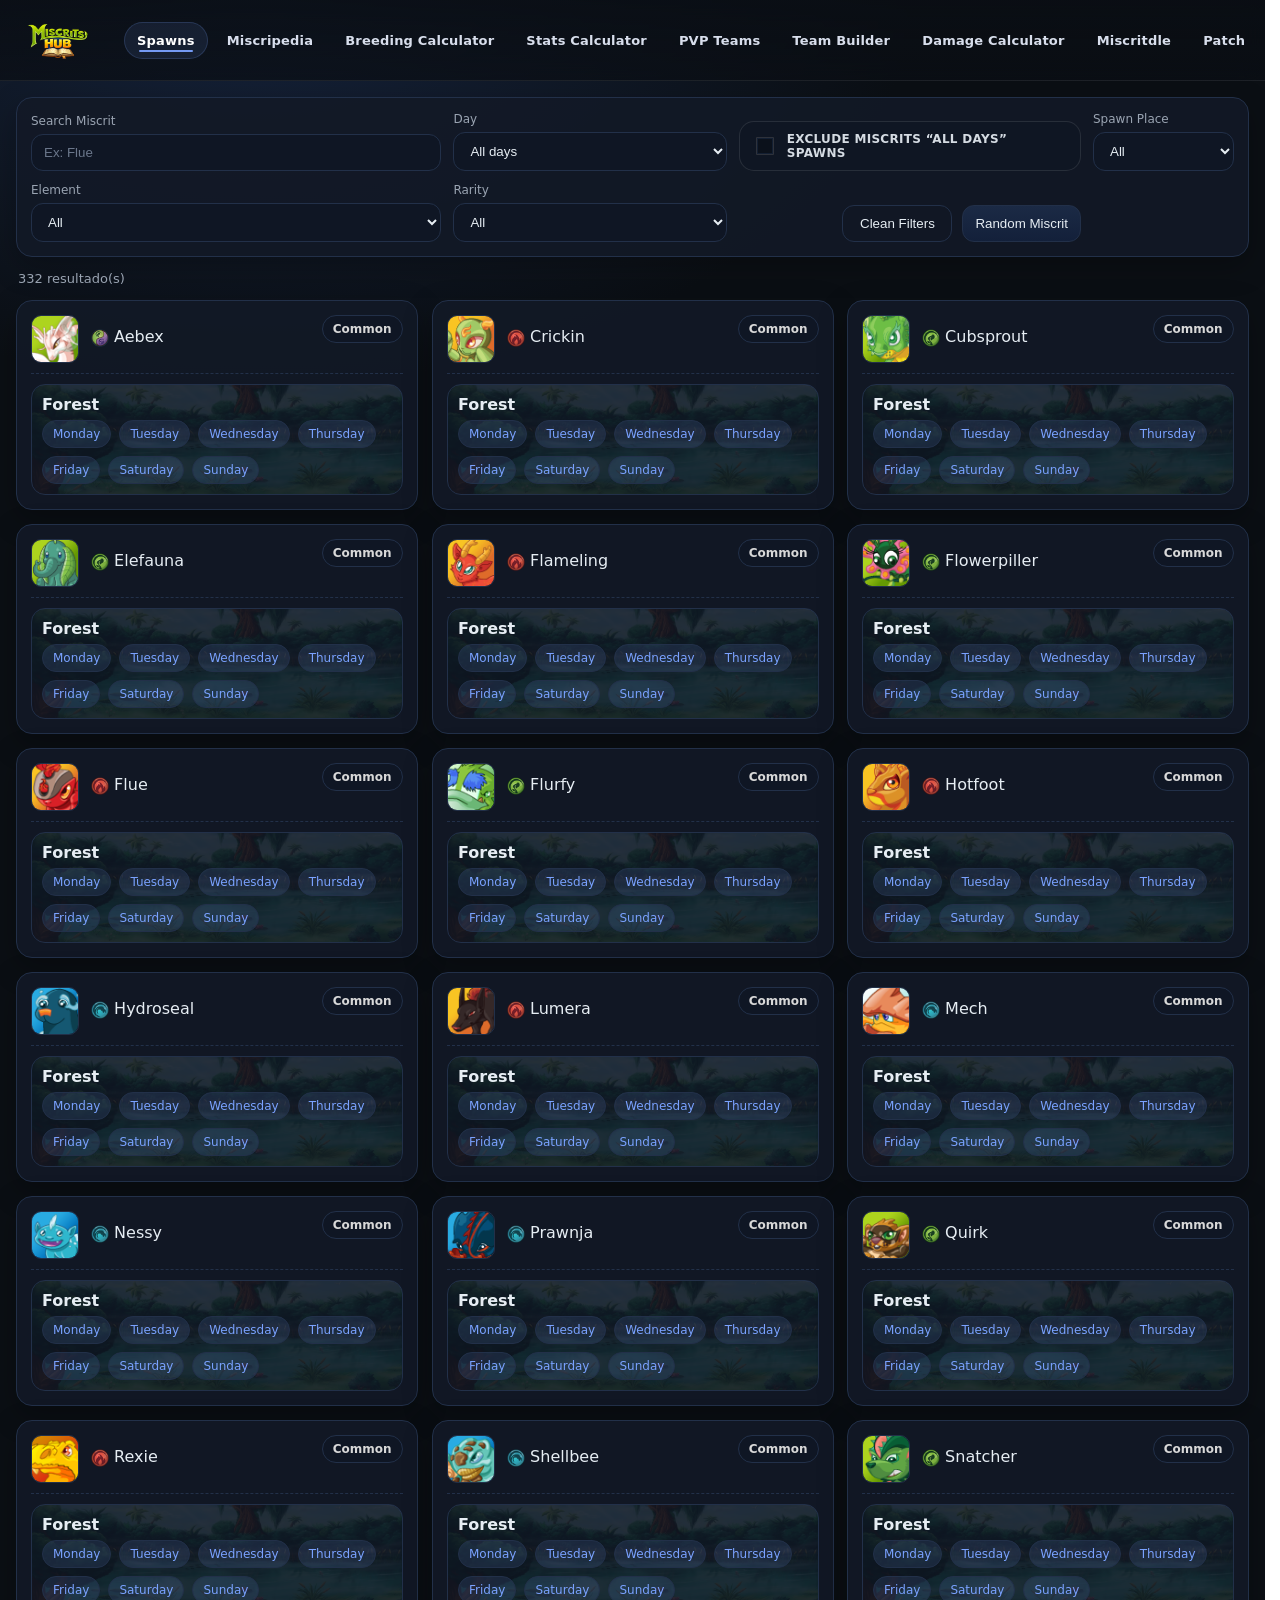
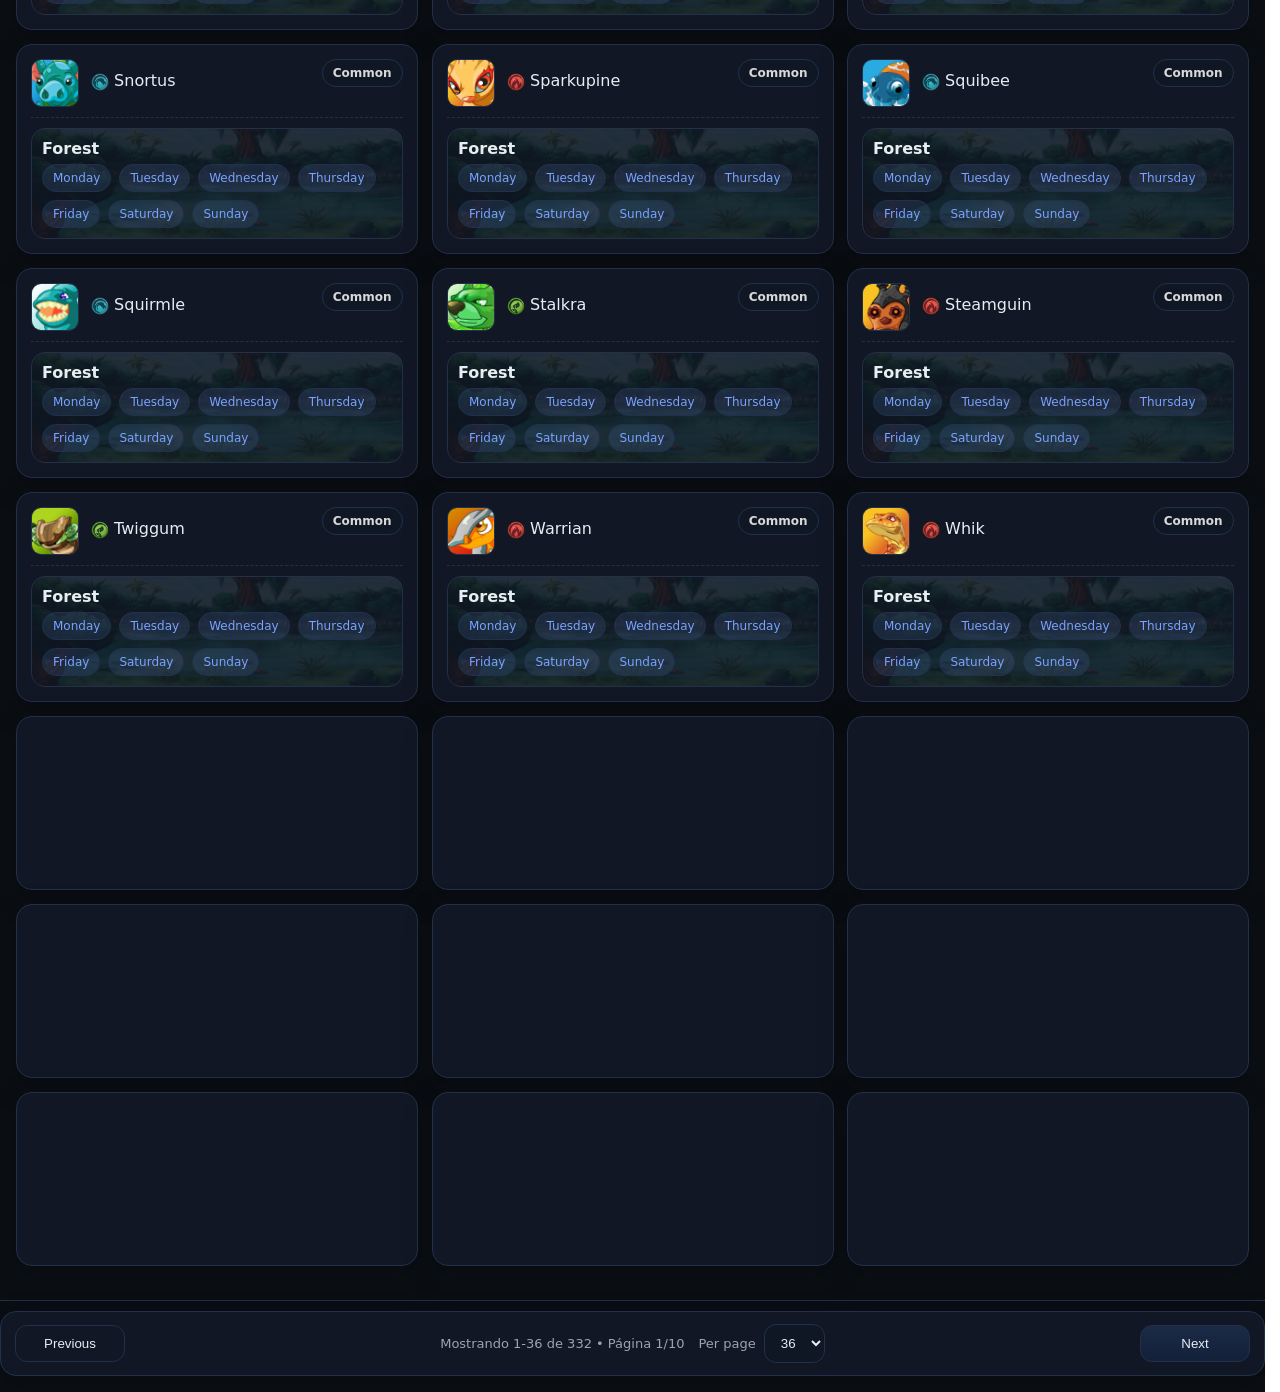
<file: index.html>
<!doctype html>
<html lang="es">
<head>
  <meta charset="utf-8" />
  <meta name="viewport" content="width=device-width,initial-scale=1" />
  <title>Miscrits HUB</title>
  <link rel="stylesheet" href="./styles.css" />
  <link rel="icon" href="./assets/images/logo.png" sizes="32x32">
  <link rel="apple-touch-icon" href="./assets/images/logo.png">
</head>
<body>
  <header class="siteHeader">
    <div class="wrap siteHeader__inner">
      <a class="brand" href="./index.html" aria-label="Ir a Miscrits Hub">
        <img
          src="./assets/images/logo.png"
          alt="Miscrits Hub"
          class="brand__logo"
          draggable="false"
        />
      </a>

      <button
        class="navToggle"
        id="navToggle"
        type="button"
        aria-label="Abrir menú"
        aria-controls="mainNav"
        aria-expanded="false"
      >
        <img class="navToggle__icon" src="./assets/images/icons/menu.png" alt="" />
      </button>

      <nav id="mainNav" class="siteNav" aria-label="Navegación principal">
        <a class="siteNav__link is-active" href="./index.html">Spawns</a>
        <a class="siteNav__link" href="./html/miscripedia.html">Miscripedia</a>
        <a class="siteNav__link" href="./html/breeding.html">Breeding Calculator</a>
        <a class="siteNav__link" href="./html/statscalculator.html">Stats Calculator</a>
        <a class="siteNav__link" href="./html/pvp.html">PVP Teams</a>
        <a class="siteNav__link" href="./html/teambuilder.html">Team Builder</a>
        <a class="siteNav__link" href="./html/damage.html">Damage Calculator</a>
        <a class="siteNav__link" href="./html/miscritdle.html">Miscritdle</a>
        <a class="siteNav__link" href="./html/patchs.html">Patch Notes</a>
      </nav>
    </div>
  </header>

  <main class="wrap">
    <section class="filters card">
      <div class="field">
        <label for="q">Search Miscrit</label>
        <input id="q" type="text" placeholder="Ex: Flue" autocomplete="off" />
      </div>

      <div class="field">
        <label for="day">Day</label>
        <select id="day" class="day-select">
          <option value="__today__">🔥 TODAY 🔥</option>
          <option value="">All days</option>
          <option value="Lunes">Monday</option>
          <option value="Martes">Tuesday</option>
          <option value="Miércoles">Wednesday</option>
          <option value="Jueves">Thursday</option>
          <option value="Viernes">Friday</option>
          <option value="Sábado">Saturday</option>
          <option value="Domingo">Sunday</option>
        </select>
      </div>

      <label class="chk">
        <input type="checkbox" id="onlyTodayNoAll" />
        Exclude Miscrits “All Days” spawns
      </label>

      <div class="field">
        <label for="place">Spawn Place</label>
        <select id="place">
          <option value="">All</option>
          <option value="Volcano Island">Volcano Island</option>
          <option value="Forest">Forest</option>
          <option value="Mount Gemma">Mount Gemma</option>
          <option value="The Shac">The Shac</option>
          <option value="Mansion">Mansion</option>
          <option value="Shores">Shores</option>
          <option value="Moon of Miscria">Moon of Miscria</option>
          <option value="Cave">Cave</option>
          <option value="Shop">Miscrits Shop</option>
        </select>
      </div>

      <div class="field">
        <label for="element">Element</label>
        <select id="element">
          <option value="">All</option>
          <option value="fire">Fire</option>
          <option value="water">Water</option>
          <option value="nature">Nature</option>
          <option value="earth">Earth</option>
          <option value="wind">Wind</option>
          <option value="lightning">Lightning</option>
        </select>
      </div>

      <div class="field">
        <label for="rarity">Rarity</label>
        <select id="rarity">
          <option value="">All</option>
          <option value="Common">Common</option>
          <option value="Rare">Rare</option>
          <option value="Epic">Epic</option>
          <option value="Exotic">Exotic</option>
          <option value="Legendary">Legendary</option>
        </select>
      </div>

      <div class="actions">
        <button id="btnClear" class="btn ghost">Clean Filters</button>
        <button id="btnRandom" class="btn">Random Miscrit</button>
      </div>
    </section>

    <section class="meta">
      <div id="count"></div>
    </section>

    <section id="results" class="grid"></section>

    <template id="miscritCard">
      <article class="miscrit card">
        <div class="miscrit__head">
          <div class="miscrit__left">
            <img class="miscrit__avatar" />
              <div>
                <h2 class="miscrit__name"></h2>
                <div class="miscrit__type"></div>
              </div>
          </div>
          <div class="badge"></div>
        </div>
        <div class="spawns"></div>
      </article>
    </template>
  </main>

  <footer class="footer">
    <section class="pager card" id="pager">
  		<button class="btn ghost" id="btnPrev">Previous</button>

  		<div class="pager__mid">
    		<span id="pageInfo">Page 1 / 1</span>

    		<label class="pager__label">
      		Per page
      		<select id="pageSize">
						<option value="24">24</option>
						<option value="36" selected>36</option>
						<option value="48">48</option>
						<option value="72">72</option>
      		</select>
    		</label>
  		</div>
			<button class="btn" id="btnNext">Next</button>
		</section>
  </footer>

  <script src="./js/gtm.js"></script>
  <script src="./js/app.js"></script>
  <script src="./js/nav.js" defer></script>
</body>
</html>
</file>
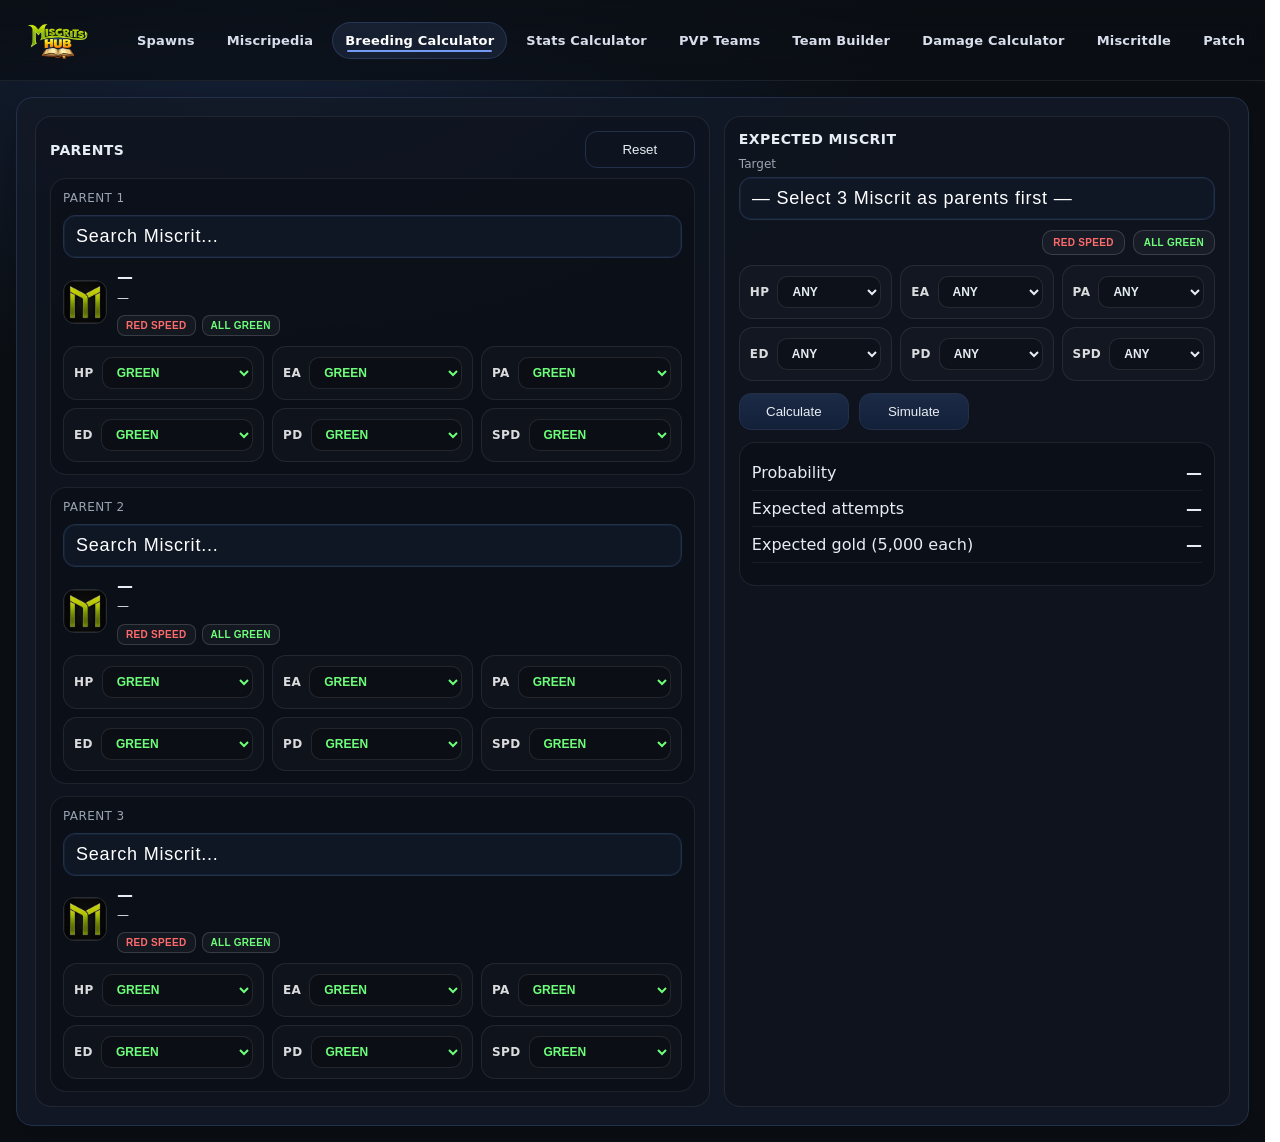
<file: html/breeding.html>
<!doctype html>
<html lang="es">
<head>
  <meta charset="utf-8" />
  <meta name="viewport" content="width=device-width,initial-scale=1" />
  <title>Breeding Calculator | Miscrits Hub</title>

  <link rel="stylesheet" href="../styles.css" />
  <link rel="stylesheet" href="../styles/breeding_calculator.css" />

  <link rel="icon" href="../assets/images/logo.png" sizes="32x32">
  <link rel="apple-touch-icon" href="../assets/images/logo.png">
</head>

<body>
  <header class="siteHeader">
    <div class="wrap siteHeader__inner">
      <a class="brand" href="../index.html" aria-label="Ir a Miscrits Hub">
        <img
          src="../assets/images/logo.png"
          alt="Miscrits Hub"
          class="brand__logo"
          draggable="false"
        />
      </a>

      <button
        class="navToggle"
        id="navToggle"
        type="button"
        aria-label="Abrir menú"
        aria-controls="mainNav"
        aria-expanded="false"
      >
        <img class="navToggle__icon" src="../assets/images/icons/menu.png" alt="" />
      </button>

      <nav id="mainNav" class="siteNav" aria-label="Navegación principal">
        <a class="siteNav__link" href="../index.html">Spawns</a>
        <a class="siteNav__link" href="../html/miscripedia.html">Miscripedia</a>
        <a class="siteNav__link is-active" href="../html/breeding.html">Breeding Calculator</a>
        <a class="siteNav__link" href="../html/statscalculator.html">Stats Calculator</a>
        <a class="siteNav__link" href="../html/pvp.html">PVP Teams</a>
        <a class="siteNav__link" href="../html/teambuilder.html">Team Builder</a>
        <a class="siteNav__link" href="../html/damage.html">Damage Calculator</a>
        <a class="siteNav__link" href="../html/miscritdle.html">Miscritdle</a>
        <a class="siteNav__link" href="../html/patchs.html">Patch Notes</a>
      </nav>
    </div>
  </header>

  <main class="wrap">
    <section class="card breeding">
      <div class="breeding__grid">

        <!-- PARENTS -->
        <div class="breeding__panel">
          <div class="breeding__panelHead">
            <h2 class="breeding__title">Parents</h2>
            <button id="br-reset" class="btn ghost" type="button">Reset</button>
          </div>

          <div class="breeding__parents">

            <!-- Parent A -->
            <div class="br-parent" data-parent="0">
              <div class="br-parent__top">
                <div class="br-parent__label">Parent 1</div>

                <div class="miscritpicker miscritpicker--br">
                  <input id="br-pick-0" class="dmgx__search" type="text" placeholder="Search Miscrit..." autocomplete="off">
                  <div id="br-dd-0" class="miscritpicker__dropdown" hidden></div>
                </div>
								<div class="br-parent__mini">
									<img id="br-avatar-0" class="br-avatar" src="../assets/images/miscrits_avatar/preset_avatar.png" alt="">
									<div class="br-parent__info">
										<div id="br-name-0" class="br-name">—</div>
										<div id="br-meta-0" class="br-meta muted">—</div>

										<div class="br-presets">
											<button class="br-preset" data-parent="0" data-type="red-speed">RED SPEED</button>
											<button class="br-preset" data-parent="0" data-type="all-green">ALL GREEN</button>
										</div>
									</div>
								</div>						
              </div>

              <div class="br-stats">
                <div class="br-stat"><span>HP</span>
                  <select class="br-color" data-parent="0" data-stat="hp">
                    <option>White</option><option selected>Green</option><option>Red</option>
                  </select>
                </div>
                <div class="br-stat"><span>EA</span>
                  <select class="br-color" data-parent="0" data-stat="ea">
                    <option>White</option><option selected>Green</option><option>Red</option>
                  </select>
                </div>
                <div class="br-stat"><span>PA</span>
                  <select class="br-color" data-parent="0" data-stat="pa">
                    <option>White</option><option selected>Green</option><option>Red</option>
                  </select>
                </div>
                <div class="br-stat"><span>ED</span>
                  <select class="br-color" data-parent="0" data-stat="ed">
                    <option>White</option><option selected>Green</option><option>Red</option>
                  </select>
                </div>
                <div class="br-stat"><span>PD</span>
                  <select class="br-color" data-parent="0" data-stat="pd">
                    <option>White</option><option selected>Green</option><option>Red</option>
                  </select>
                </div>
                <div class="br-stat"><span>SPD</span>
                  <select class="br-color" data-parent="0" data-stat="spd">
                    <option>White</option><option selected>Green</option><option>Red</option>
                  </select>
                </div>
              </div>
            </div>

            <!-- Parent B -->
            <div class="br-parent" data-parent="1">
              <div class="br-parent__top">
                <div class="br-parent__label">Parent 2</div>

                <div class="miscritpicker miscritpicker--br">
                  <input id="br-pick-1" class="dmgx__search" type="text" placeholder="Search Miscrit..." autocomplete="off">
                  <div id="br-dd-1" class="miscritpicker__dropdown" hidden></div>
                </div>
								<div class="br-parent__mini">
									<img id="br-avatar-1" class="br-avatar" src="../assets/images/miscrits_avatar/preset_avatar.png" alt="">

									<div class="br-parent__info">
										<div id="br-name-1" class="br-name">—</div>
										<div id="br-meta-1" class="br-meta muted">—</div>

										<div class="br-presets">
											<button class="br-preset" data-parent="1" data-type="red-speed">RED SPEED</button>
											<button class="br-preset" data-parent="1" data-type="all-green">ALL GREEN</button>
										</div>
									</div>
								</div>
              </div>

              <div class="br-stats">
                <div class="br-stat"><span>HP</span>
                  <select class="br-color" data-parent="1" data-stat="hp">
                    <option>White</option><option selected>Green</option><option>Red</option>
                  </select>
                </div>
                <div class="br-stat"><span>EA</span>
                  <select class="br-color" data-parent="1" data-stat="ea">
                    <option>White</option><option selected>Green</option><option>Red</option>
                  </select>
                </div>
                <div class="br-stat"><span>PA</span>
                  <select class="br-color" data-parent="1" data-stat="pa">
                    <option>White</option><option selected>Green</option><option>Red</option>
                  </select>
                </div>
                <div class="br-stat"><span>ED</span>
                  <select class="br-color" data-parent="1" data-stat="ed">
                    <option>White</option><option selected>Green</option><option>Red</option>
                  </select>
                </div>
                <div class="br-stat"><span>PD</span>
                  <select class="br-color" data-parent="1" data-stat="pd">
                    <option>White</option><option selected>Green</option><option>Red</option>
                  </select>
                </div>
                <div class="br-stat"><span>SPD</span>
                  <select class="br-color" data-parent="1" data-stat="spd">
                    <option>White</option><option selected>Green</option><option>Red</option>
                  </select>
                </div>
              </div>
            </div>

            <!-- Parent C -->
            <div class="br-parent" data-parent="2">
              <div class="br-parent__top">
                <div class="br-parent__label">Parent 3</div>

                <div class="miscritpicker miscritpicker--br">
                  <input id="br-pick-2" class="dmgx__search" type="text" placeholder="Search Miscrit..." autocomplete="off">
                  <div id="br-dd-2" class="miscritpicker__dropdown" hidden></div>
                </div>

								<div class="br-parent__mini">
									<img id="br-avatar-2" class="br-avatar" src="../assets/images/miscrits_avatar/preset_avatar.png" alt="">

									<div class="br-parent__info">
										<div id="br-name-2" class="br-name">—</div>
										<div id="br-meta-2" class="br-meta muted">—</div>

										<div class="br-presets">
											<button class="br-preset" data-parent="2" data-type="red-speed">RED SPEED</button>
											<button class="br-preset" data-parent="2" data-type="all-green">ALL GREEN</button>
										</div>
									</div>
								</div>
              </div>

              <div class="br-stats">
                <div class="br-stat"><span>HP</span>
                  <select class="br-color" data-parent="2" data-stat="hp">
                    <option>White</option><option selected>Green</option><option>Red</option>
                  </select>
                </div>
                <div class="br-stat"><span>EA</span>
                  <select class="br-color" data-parent="2" data-stat="ea">
                    <option>White</option><option selected>Green</option><option>Red</option>
                  </select>
                </div>
                <div class="br-stat"><span>PA</span>
                  <select class="br-color" data-parent="2" data-stat="pa">
                    <option>White</option><option selected>Green</option><option>Red</option>
                  </select>
                </div>
                <div class="br-stat"><span>ED</span>
                  <select class="br-color" data-parent="2" data-stat="ed">
                    <option>White</option><option selected>Green</option><option>Red</option>
                  </select>
                </div>
                <div class="br-stat"><span>PD</span>
                  <select class="br-color" data-parent="2" data-stat="pd">
                    <option>White</option><option selected>Green</option><option>Red</option>
                  </select>
                </div>
                <div class="br-stat"><span>SPD</span>
                  <select class="br-color" data-parent="2" data-stat="spd">
                    <option>White</option><option selected>Green</option><option>Red</option>
                  </select>
                </div>
              </div>
            </div>

          </div>
        </div>

        <div class="breeding__panel">
          <div class="breeding__panelHead">
            <h2 class="breeding__title">Expected Miscrit</h2>
          </div>

          <div class="breeding__goal">
            <div class="field">
              <label for="br-target">Target</label>

              <div class="miscritpicker miscritpicker--br">
                <input
                  id="br-target"
                  class="dmgx__search"
                  type="text"
                  placeholder="— Selecciona primero los 3 padres —"
                  autocomplete="off"
                  disabled
                >
                <div id="br-dd-target" class="miscritpicker__dropdown" hidden></div>
              </div>

              <input id="br-target-id" type="hidden" value="">
            </div>

					<div class="br-goalPresets">
						<button class="br-preset br-preset--goal" data-scope="goal" data-type="red-speed" type="button">RED SPEED</button>
						<button class="br-preset br-preset--goal" data-scope="goal" data-type="all-green" type="button">ALL GREEN</button>
					</div>

            <div class="breeding__desired">
              <div class="br-stats br-stats--desired">
                <div class="br-stat"><span>HP</span>
                  <select class="br-desired" data-stat="hp">
                    <option selected>Any</option><option>White</option><option>Green</option><option>Red</option>
                  </select>
                </div>
                <div class="br-stat"><span>EA</span>
                  <select class="br-desired" data-stat="ea">
                    <option selected>Any</option><option>White</option><option>Green</option><option>Red</option>
                  </select>
                </div>
                <div class="br-stat"><span>PA</span>
                  <select class="br-desired" data-stat="pa">
                    <option selected>Any</option><option>White</option><option>Green</option><option>Red</option>
                  </select>
                </div>
                <div class="br-stat"><span>ED</span>
                  <select class="br-desired" data-stat="ed">
                    <option selected>Any</option><option>White</option><option>Green</option><option>Red</option>
                  </select>
                </div>
                <div class="br-stat"><span>PD</span>
                  <select class="br-desired" data-stat="pd">
                    <option selected>Any</option><option>White</option><option>Green</option><option>Red</option>
                  </select>
                </div>
                <div class="br-stat"><span>SPD</span>
                  <select class="br-desired" data-stat="spd">
                    <option selected>Any</option><option>White</option><option>Green</option><option>Red</option>
                  </select>
                </div>
              </div>
            </div>

            <div class="breeding__actions">
              <button id="br-calc" class="btn" type="button">Calculate</button>
              <button id="br-simulate" class="btn" type="button">Simulate</button>
            </div>

            <div id="br-status" class="muted breeding__status"></div>

            <div class="breeding__result">
              <div class="breeding__resultRow">
                <div class="muted">Probability</div>
                <div id="br-prob" class="breeding__value">—</div>
              </div>
              <div class="breeding__resultRow">
                <div class="muted">Expected attempts</div>
                <div id="br-attempts" class="breeding__value">—</div>
              </div>
              <div class="breeding__resultRow">
                <div class="muted">Expected gold (5,000 each)</div>
                <div id="br-gold" class="breeding__value">—</div>
              </div>

              <div class="breeding__breakdown muted" id="br-breakdown"></div>
            </div>
	
						<section id="br-simCard" class="br-sim" hidden>
							<div class="br-sim__head">
								<div class="br-sim__title">Simulation result</div>
								<div class="br-sim__sub muted">Each click rolls a new breeding outcome.</div>
							</div>

							<div class="br-sim__body">
								<div class="br-sim__mini">
									<img id="br-simAvatar" class="br-sim__avatar" src="../assets/images/miscrits_avatar/preset_avatar.png" alt="">
									<div class="br-sim__info">
										<div id="br-simName" class="br-sim__name">—</div>
										<div id="br-simMeta" class="br-sim__meta muted">—</div>
									</div>
								</div>

								<div id="br-simStats" class="br-sim__stats"></div>
							</div>
						</section>


          </div>
        </div>

      </div>
    </section>
  </main>

  <script src="../js/gtm.js"></script>
  <script src="../js/breeding.js"></script>
  <script src="../js/nav.js" defer></script>
</body>
</html>
</file>
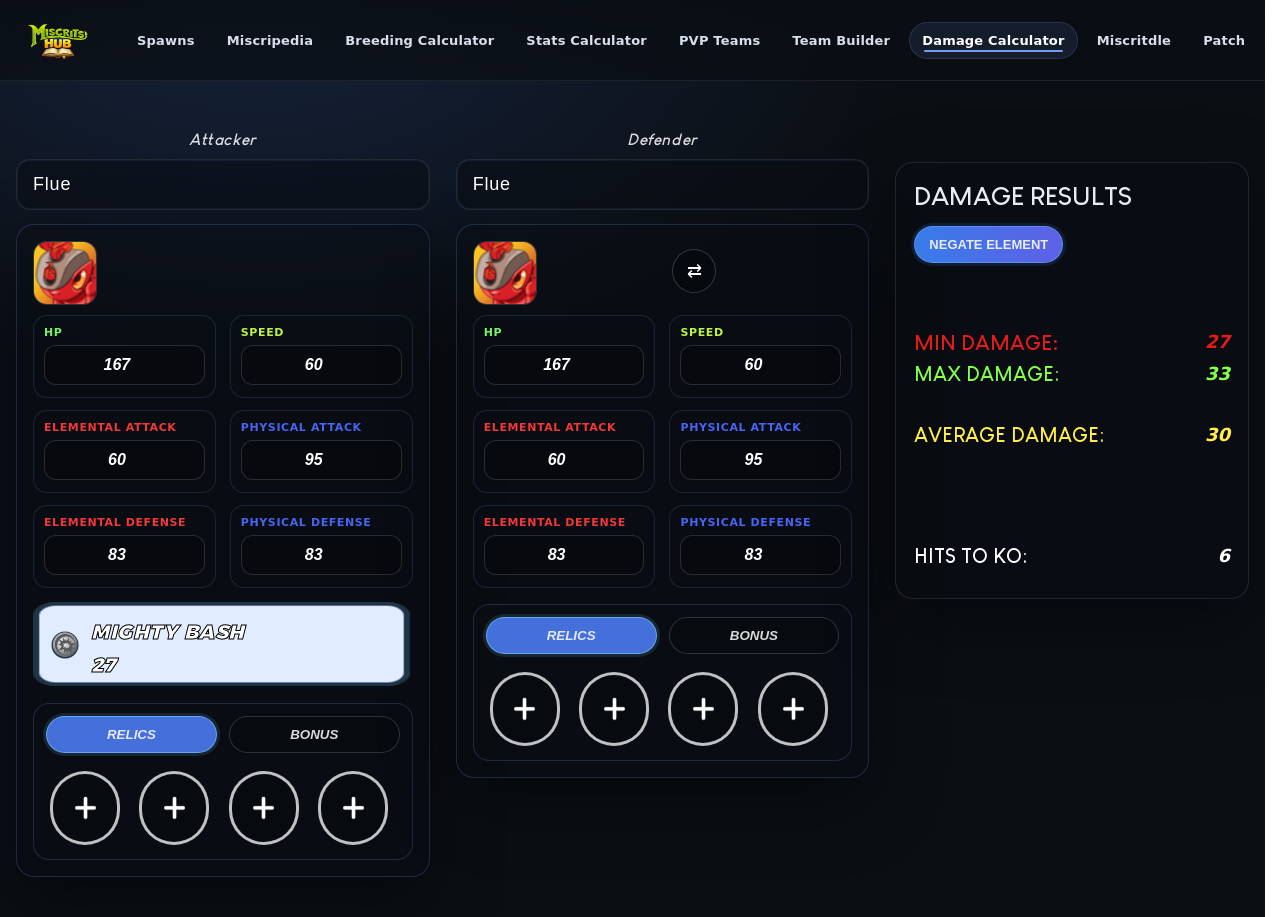
<file: html/damage.html>
<!doctype html>
<html lang="es">
<head>
  <meta charset="utf-8" />
  <meta name="viewport" content="width=device-width,initial-scale=1" />
  <title>Damage Calculator</title>
  <link rel="stylesheet" href="../styles.css" />
  <link rel="stylesheet" href="../styles/damage_calculator.css" />
  <link rel="icon" href="../assets/images/logo.png" sizes="32x32">
  <link rel="apple-touch-icon" href="../assets/images/logo.png">
</head>

<body>
  <header class="siteHeader">
    <div class="wrap siteHeader__inner">
      <a class="brand" href="../index.html" aria-label="Ir a Miscrits Hub">
        <img
          src="../assets/images/logo.png"
          alt="Miscrits Hub"
          class="brand__logo"
          draggable="false"
        />
      </a>

      <button
        class="navToggle"
        id="navToggle"
        type="button"
        aria-label="Abrir menú"
        aria-controls="mainNav"
        aria-expanded="false"
      >
        <img class="navToggle__icon" src="../assets/images/icons/menu.png" alt="" />
      </button>

      <nav id="mainNav" class="siteNav" aria-label="Navegación principal">
        <a class="siteNav__link" href="../index.html">Spawns</a>
        <a class="siteNav__link" href="../html/miscripedia.html">Miscripedia</a>
        <a class="siteNav__link" href="../html/breeding.html">Breeding Calculator</a>
        <a class="siteNav__link" href="../html/statscalculator.html">Stats Calculator</a>
        <a class="siteNav__link" href="../html/pvp.html">PVP Teams</a>
        <a class="siteNav__link" href="../html/teambuilder.html">Team Builder</a>
        <a class="siteNav__link is-active" href="../html/damage.html">Damage Calculator</a>
        <a class="siteNav__link" href="../html/miscritdle.html">Miscritdle</a>
        <a class="siteNav__link" href="../html/patchs.html">Patch Notes</a>
      </nav>
    </div>
  </header>

  <main class="wrap">
    <section class="dmgx">
      <div class="dmgx__grid">

        <!-- ============== LEFT: ATTACKER ============== -->
        <div class="dmgx__col">
          <div class="dmgx__label dmgx__label--center">Attacker</div>

          <div class="miscritpicker">
            <input id="atkMiscritSearch" class="dmgx__search" placeholder="Escribe Miscrit..." autocomplete="off" />
            <div id="atkMiscritDropdown" class="miscritpicker__dropdown" hidden></div>
          </div>
          <input id="atkMiscrit" type="hidden" />

          <div class="dmgx__card">
            <div class="dmgx__avatarRow">
              <img id="atkAvatar" class="dmgx__avatar" src="../assets/images/miscrits_avatar/preset_avatar.png" alt="">
            </div>

            <div class="dmgx__stats">
              <div class="dmgx__stat">
                <div class="dmgx__statK dmgx__k--hp">HP</div>
                <input id="atkHP" class="dmgx__statV" type="number" min="0" />
              </div>

              <div class="dmgx__stat">
                <div class="dmgx__statK dmgx__k--spd">SPEED</div>
                <input id="atkSPD" class="dmgx__statV" type="number" min="0" />
              </div>

              <div class="dmgx__stat">
                <div class="dmgx__statK dmgx__k--ea">ELEMENTAL ATTACK</div>
                <input id="atkEA" class="dmgx__statV" type="number" min="0" />
              </div>

              <div class="dmgx__stat">
                <div class="dmgx__statK dmgx__k--pa">PHYSICAL ATTACK</div>
                <input id="atkPA" class="dmgx__statV" type="number" min="0" />
              </div>

              <div class="dmgx__stat">
                <div class="dmgx__statK dmgx__k--ed">ELEMENTAL DEFENSE</div>
                <input id="atkED" class="dmgx__statV" type="number" min="0" />
              </div>

              <div class="dmgx__stat">
                <div class="dmgx__statK dmgx__k--pd">PHYSICAL DEFENSE</div>
                <input id="atkPD" class="dmgx__statV" type="number" min="0" />
              </div>
            </div>

            <button id="openMoveList" class="dmgx__btn" type="button">Move list</button>

            <div style="display:none">
              <select id="atkAttack"></select>
              <select id="atkMode">
                <option value="auto" selected>auto</option>
                <option value="physical">physical</option>
                <option value="elemental">elemental</option>
              </select>
            </div>
            
            <div class="dmgx__subpanel" data-side="atk">
              <div class="dmgx__tabs">
                <button class="dmgx__tab is-active" type="button" data-tab="relics" data-side="atk">RELICS</button>
                <button class="dmgx__tab" type="button" data-tab="bonus" data-side="atk">BONUS</button>
              </div>

              <!-- RELICS panel -->
              <div class="dmgx__panel dmgx__panel--relics" data-panel="relics" data-side="atk">
                <div class="dmgx__slots">
                  <button class="dmgx__slot relic-slot" type="button" data-side="atk" data-slot="0"></button>
                  <button class="dmgx__slot relic-slot" type="button" data-side="atk" data-slot="1"></button>
                  <button class="dmgx__slot relic-slot" type="button" data-side="atk" data-slot="2"></button>
                  <button class="dmgx__slot relic-slot" type="button" data-side="atk" data-slot="3"></button>
                </div>

                <div style="display:none">
                  <select class="atkRelic" data-slot="0"></select>
                  <select class="atkRelic" data-slot="1"></select>
                  <select class="atkRelic" data-slot="2"></select>
                  <select class="atkRelic" data-slot="3"></select>

                  <select id="atkRelicLvl">
                    <option value="10">10</option>
                    <option value="20">20</option>
                    <option value="30">30</option>
                    <option value="35" selected>35</option>
                  </select>
                </div>
              </div>

              <!-- BONUS panel -->
              <div class="dmgx__panel dmgx__panel--bonus" data-panel="bonus" data-side="atk" hidden>
                <div class="bonus__head">
                  <div class="bonus__title">Bonus stats</div>
                  <div class="bonus__pool">Pool: <strong id="atkBonusPool">136</strong> / 136</div>
                </div>

                <div class="bonus__grid">
                  <label class="bonus__field">
                    <span>HP</span>
                    <input id="atkBonusHP" type="number" min="0" value="0">
                  </label>
                  <label class="bonus__field">
                    <span>EA</span>
                    <input id="atkBonusEA" type="number" min="0" value="0">
                  </label>

                  <label class="bonus__field">
                    <span>PA</span>
                    <input id="atkBonusPA" type="number" min="0" value="0">
                  </label>
                  <label class="bonus__field">
                    <span>SPD</span>
                    <input id="atkBonusSPD" type="number" min="0" value="0">
                  </label>

                  <label class="bonus__field">
                    <span>ED</span>
                    <input id="atkBonusED" type="number" min="0" value="0">
                  </label>
                  <label class="bonus__field">
                    <span>PD</span>
                    <input id="atkBonusPD" type="number" min="0" value="0">
                  </label>
                </div>

                <div class="bonus__foot">
                  <div class="bonus__applied">Applied: <strong id="atkBonusApplied">0</strong> / 136</div>
                  <div class="bonus__actions">
                    <button class="btn ghost" type="button" id="atkBonusClean">Clean</button>
                    <button class="btn" type="button" id="atkBonusApply">Apply</button>
                  </div>
                </div>
              </div>
            </div>

          </div>
        </div>

        <!-- ============== MIDDLE: DEFENDER ============== -->
        <div class="dmgx__mid">
          <div class="dmgx__col">
            <div class="dmgx__label dmgx__label--center">Defender</div>

            <div class="miscritpicker">
              <input id="defMiscritSearch" class="dmgx__search" placeholder="Escribe Miscrit..." autocomplete="off" />
              <div id="defMiscritDropdown" class="miscritpicker__dropdown" hidden></div>
            </div>
            <input id="defMiscrit" type="hidden" />

            <div class="dmgx__card dmgx__card--compact">
              <div class="dmgx__avatarRow">
                <img id="defAvatar" class="dmgx__avatar" src="../assets/images/miscrits_avatar/preset_avatar.png" alt="">
                <button id="btnSwapSides" class="dmgx__swap" type="button" aria-label="Swap attacker and defender">
                  ⇄
                </button>
              </div>

              <div class="dmgx__stats dmgx__stats--def">
                <div class="dmgx__stat">
                  <div class="dmgx__statK dmgx__k--hp">HP</div>
                  <input id="defHP" class="dmgx__statV" type="number" min="0" />
                </div>

                <div class="dmgx__stat">
                  <div class="dmgx__statK dmgx__k--spd">SPEED</div>
                  <input id="defSPD" class="dmgx__statV" type="number" min="0" />
                </div>

                <div class="dmgx__stat">
                  <div class="dmgx__statK dmgx__k--ea">ELEMENTAL ATTACK</div>
                  <input id="defEA" class="dmgx__statV" type="number" min="0" />
                </div>

                <div class="dmgx__stat">
                  <div class="dmgx__statK dmgx__k--pa">PHYSICAL ATTACK</div>
                  <input id="defPA" class="dmgx__statV" type="number" min="0" />
                </div>

                <div class="dmgx__stat">
                  <div class="dmgx__statK dmgx__k--ed">ELEMENTAL DEFENSE</div>
                  <input id="defED" class="dmgx__statV" type="number" min="0" />
                </div>

                <div class="dmgx__stat">
                  <div class="dmgx__statK dmgx__k--pd">PHYSICAL DEFENSE</div>
                  <input id="defPD" class="dmgx__statV" type="number" min="0" />
                </div>
              </div>

              <!-- Relics/Bonus panel (DEFENDER) -->
              <div class="dmgx__subpanel" data-side="def">
                <div class="dmgx__tabs">
                  <button class="dmgx__tab is-active" type="button" data-tab="relics" data-side="def">RELICS</button>
                  <button class="dmgx__tab" type="button" data-tab="bonus" data-side="def">BONUS</button>
                </div>

                <!-- RELICS panel -->
                <div class="dmgx__panel dmgx__panel--relics" data-panel="relics" data-side="def">
                  <div class="dmgx__slots">
                    <button class="dmgx__slot relic-slot" type="button" data-side="def" data-slot="0"></button>
                    <button class="dmgx__slot relic-slot" type="button" data-side="def" data-slot="1"></button>
                    <button class="dmgx__slot relic-slot" type="button" data-side="def" data-slot="2"></button>
                    <button class="dmgx__slot relic-slot" type="button" data-side="def" data-slot="3"></button>
                  </div>

                  <div style="display:none">
                    <select class="defRelic" data-slot="0"></select>
                    <select class="defRelic" data-slot="1"></select>
                    <select class="defRelic" data-slot="2"></select>
                    <select class="defRelic" data-slot="3"></select>

                    <select id="defRelicLvl">
                      <option value="10">10</option>
                      <option value="20">20</option>
                      <option value="30">30</option>
                      <option value="35" selected>35</option>
                    </select>
                  </div>
                </div>

                <!-- BONUS panel -->
                <div class="dmgx__panel dmgx__panel--bonus" data-panel="bonus" data-side="def" hidden>
                  <div class="bonus__head">
                    <div class="bonus__title">Bonus stats</div>
                    <div class="bonus__pool">Pool: <strong id="defBonusPool">136</strong> / 136</div>
                  </div>

                  <div class="bonus__grid">
                    <label class="bonus__field">
                      <span>HP</span>
                      <input id="defBonusHP" type="number" min="0" value="0">
                    </label>
                    <label class="bonus__field">
                      <span>EA</span>
                      <input id="defBonusEA" type="number" min="0" value="0">
                    </label>

                    <label class="bonus__field">
                      <span>PA</span>
                      <input id="defBonusPA" type="number" min="0" value="0">
                    </label>
                    <label class="bonus__field">
                      <span>SPD</span>
                      <input id="defBonusSPD" type="number" min="0" value="0">
                    </label>

                    <label class="bonus__field">
                      <span>ED</span>
                      <input id="defBonusED" type="number" min="0" value="0">
                    </label>
                    <label class="bonus__field">
                      <span>PD</span>
                      <input id="defBonusPD" type="number" min="0" value="0">
                    </label>
                  </div>

                  <div class="bonus__foot">
                    <div class="bonus__applied">Applied: <strong id="defBonusApplied">0</strong> / 136</div>
                    <div class="bonus__actions">
                      <button class="btn ghost" type="button" id="defBonusClean">Clean</button>
                      <button class="btn" type="button" id="defBonusApply">Apply</button>
                    </div>
                  </div>
                </div>

              </div>

            </div>
          </div>
        </div>

        <!-- ============== RESULT ============== -->
        <div class="dmgx__col dmgx__col--result">
          <div class="dmgx__resultBox">
            <div class="dmgx__resultHead">DAMAGE RESULTS</div>

            <button id="btnNegateElement" class="topnav__link is-active" type="button" aria-pressed="false">
              NEGATE ELEMENT
            </button>


            <div class="dmgx__resultLine minDamage">
              <span>Min damage:</span>
              <strong id="outMin">—</strong>
            </div>

            <div class="dmgx__resultLine maxDamage">
              <span>Max damage:</span>
              <strong id="outMax">—</strong>
            </div>

            <div class="dmgx__resultLine avgDamage">
              <span>Average damage:</span>
              <strong id="outAvg">—</strong>
            </div>

            <div class="dmgx__resultLine dmgx__resultLine--space hitKo">
              <span>Hits to KO:</span>
              <strong id="outKO">—</strong>
            </div>

            <div id="resultMeta" style="display:none"></div>
            <div id="resultBox" style="display:none"></div>
            <div id="resultNotes" style="display:none"></div>
          </div>
        </div>

      </div>
    </section>

    <div class="relic-modal" id="relicModal" hidden>
      <div class="relic-modal__overlay" data-action="close-relic"></div>

      <div class="relic-modal__card">
        <div class="relic-modal__head">
          <div class="relic-modal__title" id="relicModalTitle">Relics</div>
          <button class="btn ghost" type="button" data-action="close-relic">Cerrar</button>
        </div>

        <div class="relic-modal__search">
          <input id="relicSearch" type="text" placeholder="Buscar relic..." />
        </div>

        <div class="relic-modal__grid" id="relicGrid"></div>
      </div>
    </div>

    <div class="relic-modal" id="moveModal" hidden>
      <div class="relic-modal__overlay" data-action="close-moves"></div>

      <div class="relic-modal__card" style="max-width:740px;">
        <div class="relic-modal__head">
          <div class="relic-modal__title">Move list</div>
          <button class="btn ghost" type="button" data-action="close-moves">Cerrar</button>
        </div>

        <div class="relic-modal__search" style="display:flex; gap:12px; align-items:center;">
          <label style="display:flex; gap:8px; align-items:center; color:var(--text); font-size:12px;">
            <input type="checkbox" id="atkEnhancedToggle">
            Enhanced attacks
          </label>
        </div>

        <div id="moveListGrid" class="movegrid"></div>
        <select id="atkAttackPicker" style="display:none"></select>

        <div style="padding:14px 16px; color:var(--muted); font-size:12px;"></div>
      </div>
    </div>

  </main>

  <script src="../js/gtm.js"></script>
  <script type="module" src="../js/damage.js"></script>
  <script src="../js/nav.js" defer></script>
</body>
</html>
</file>
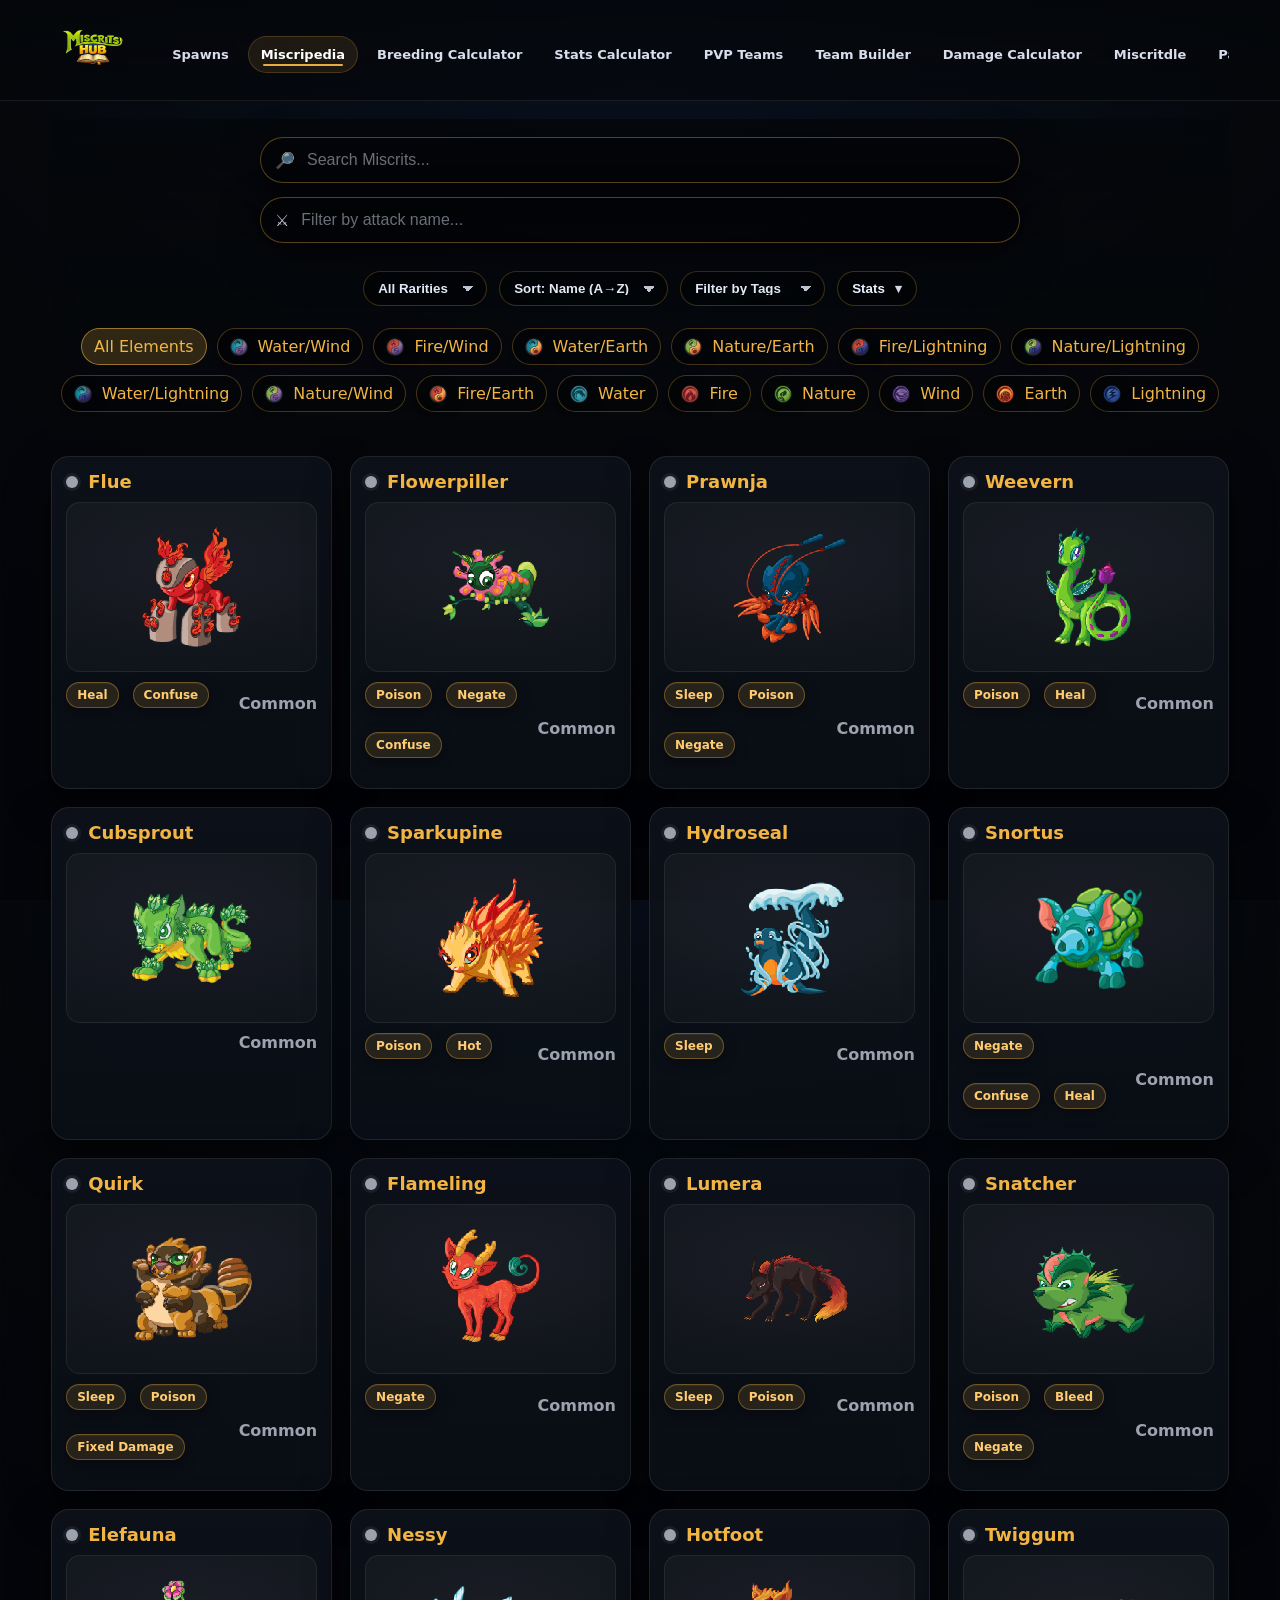
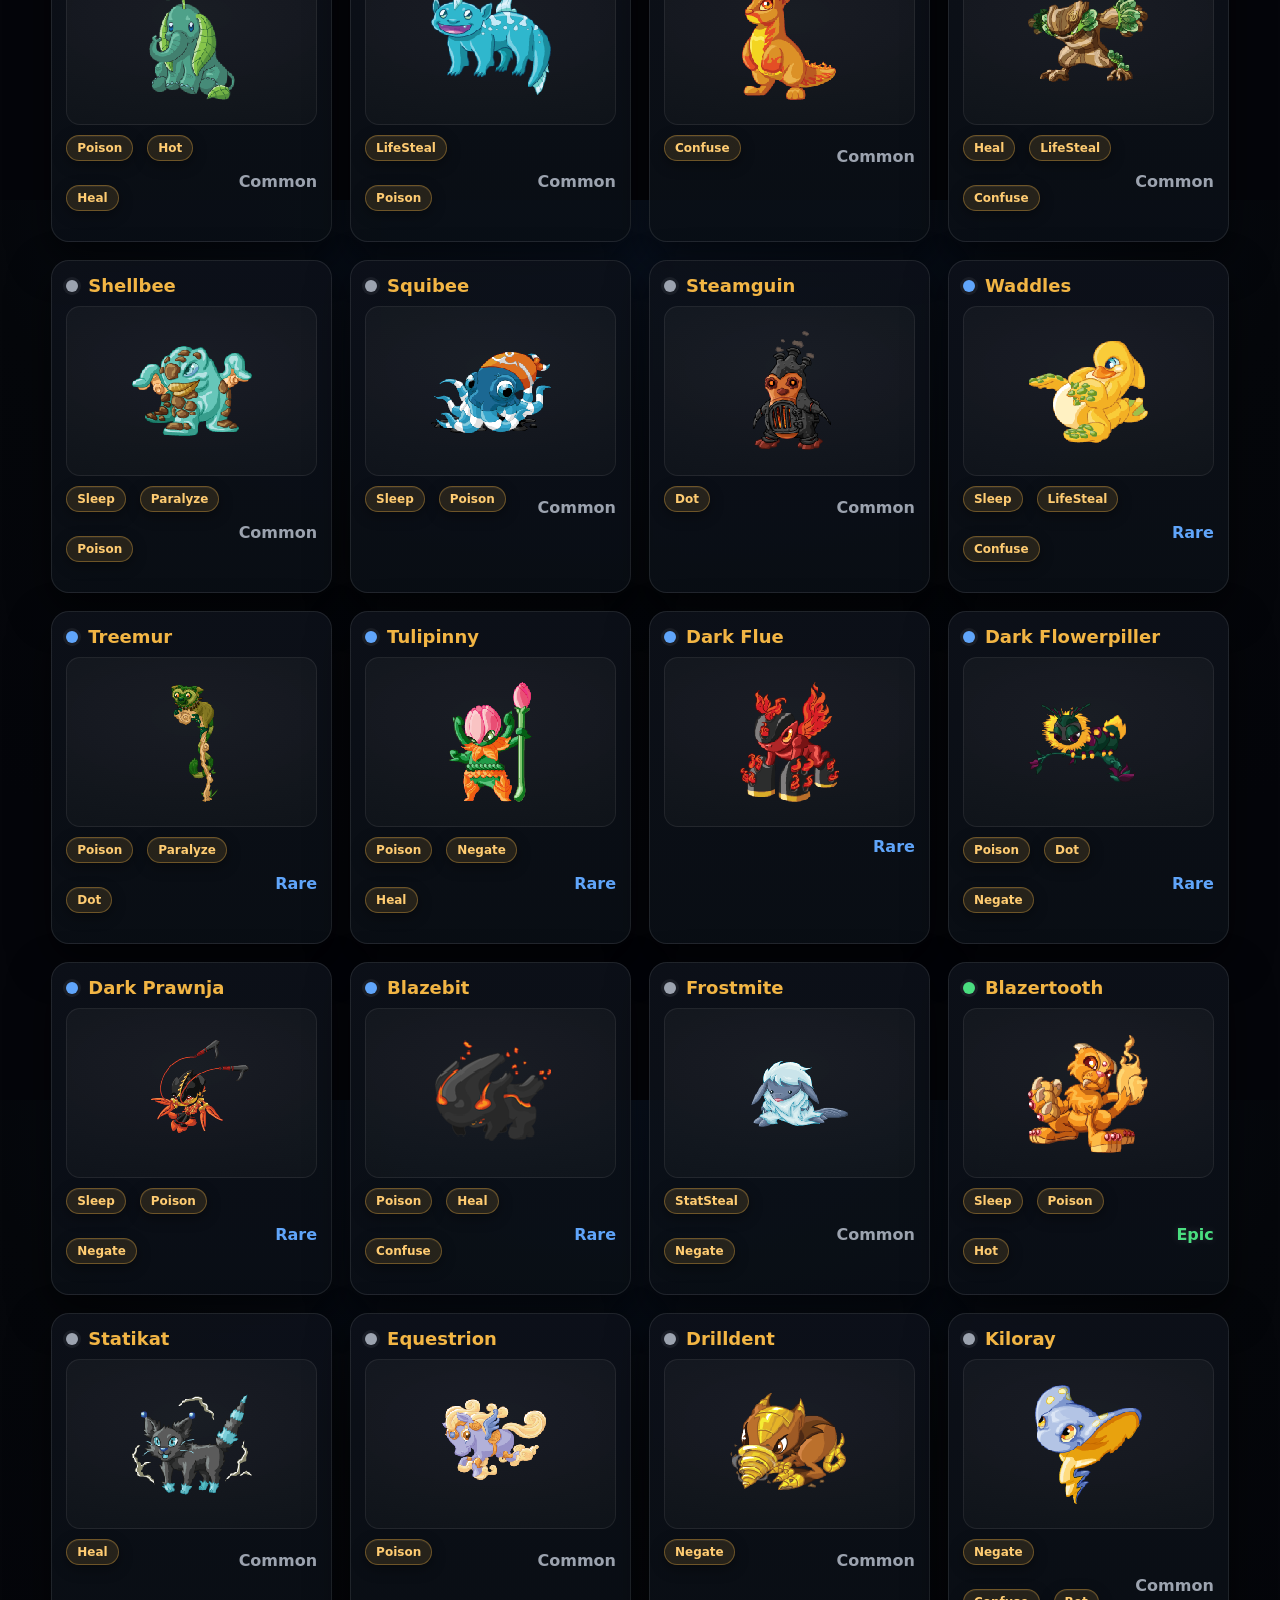
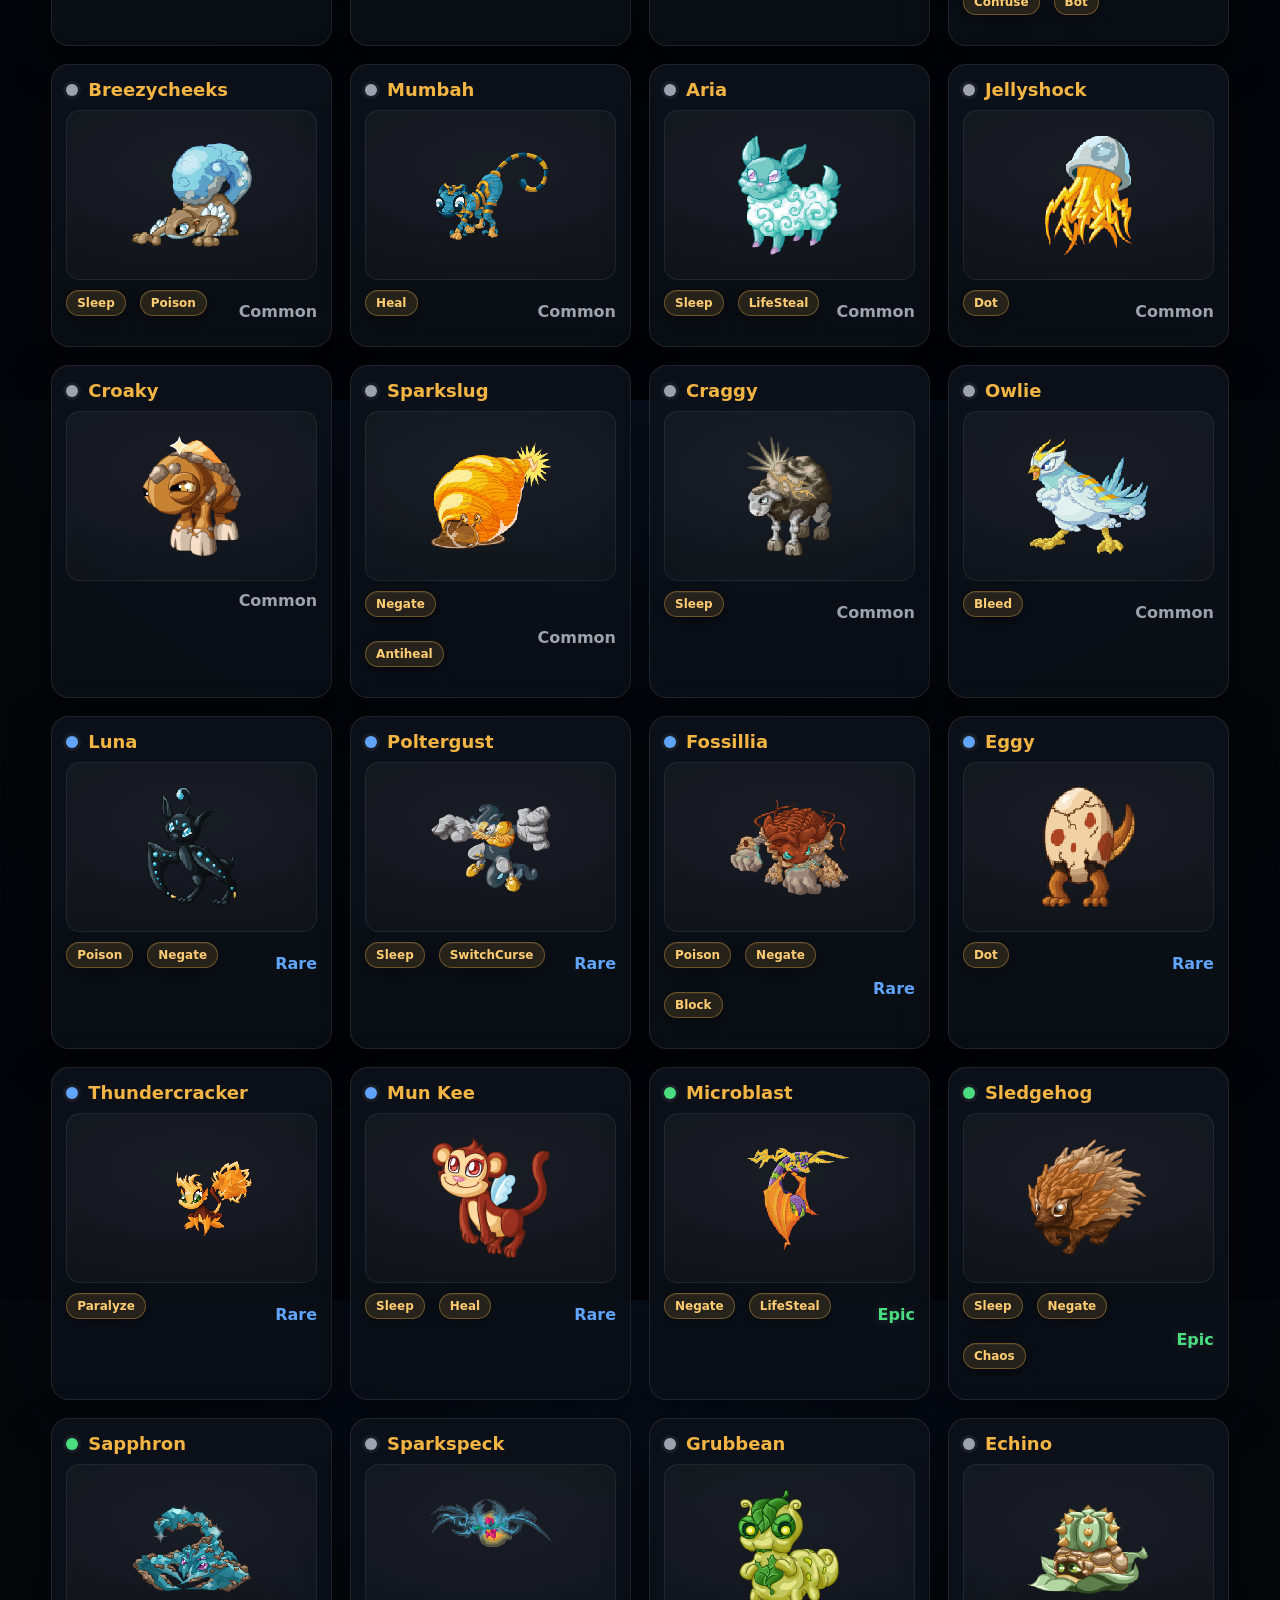
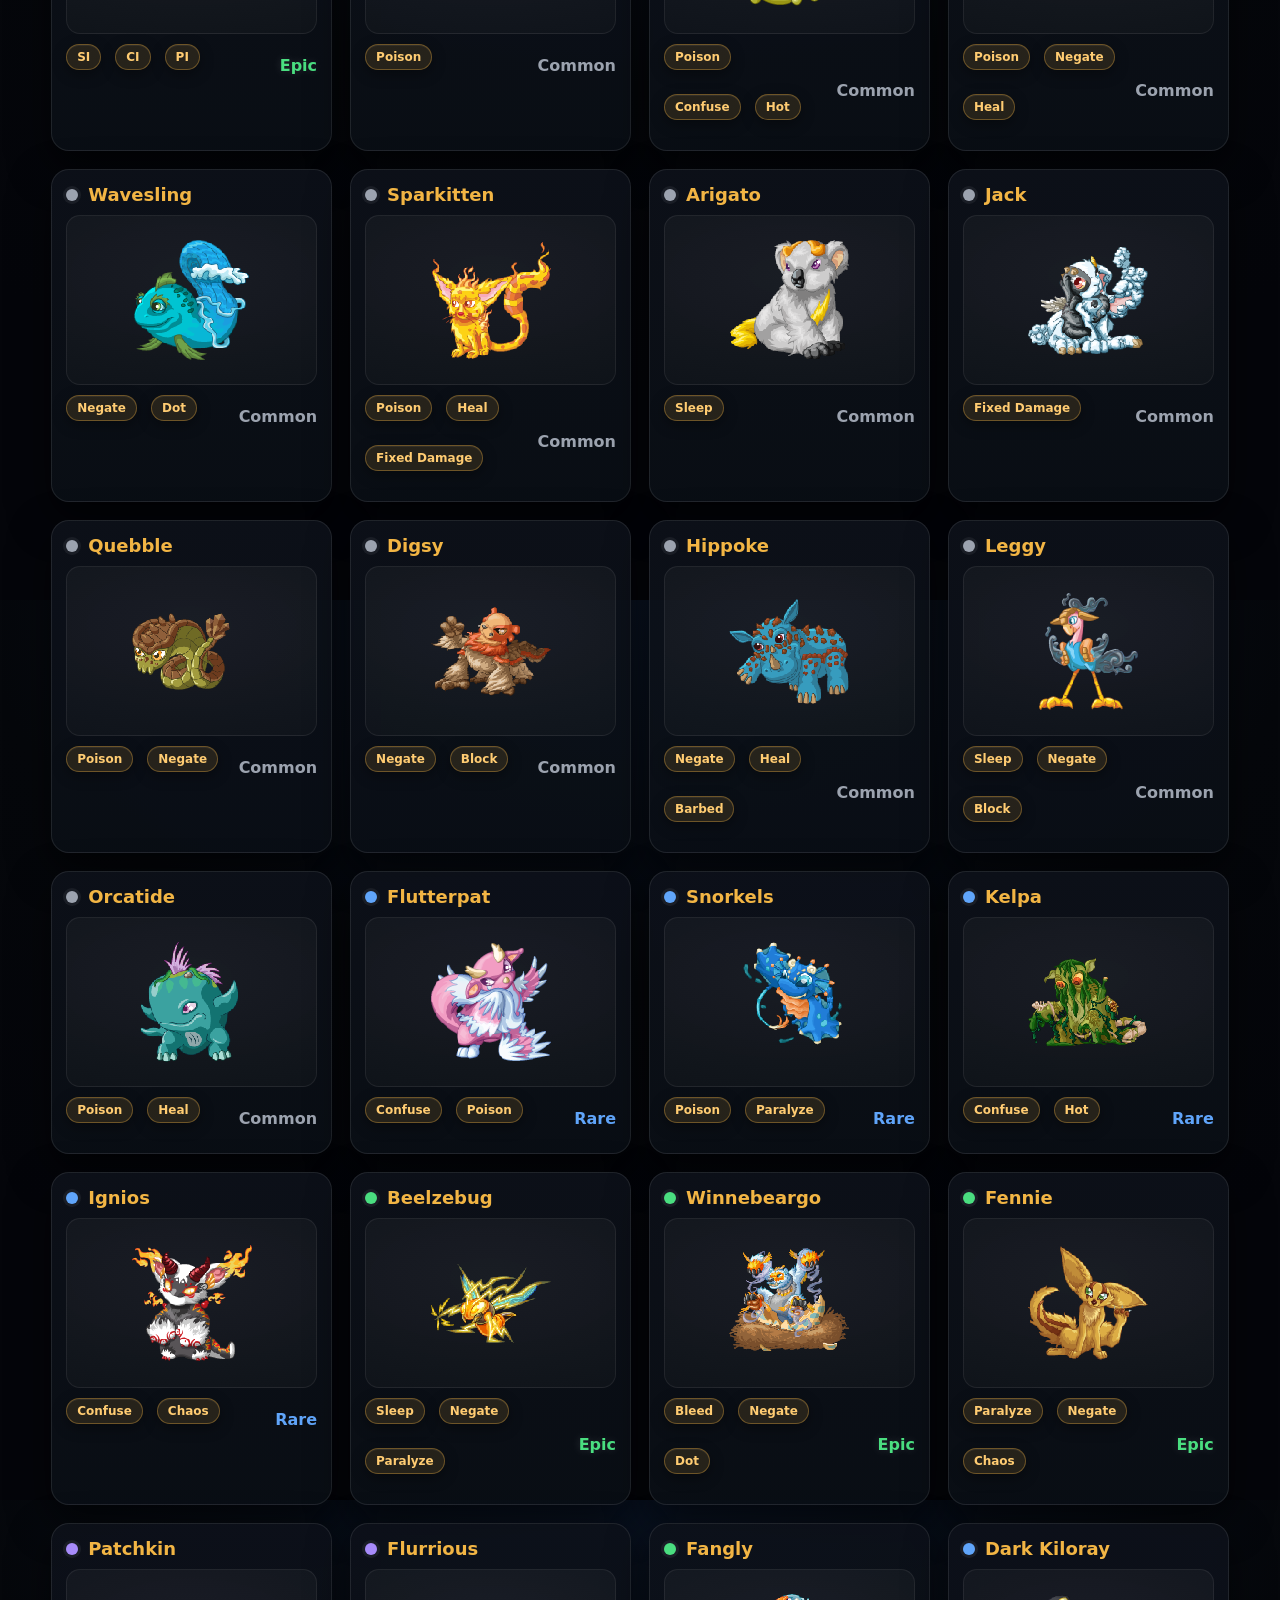
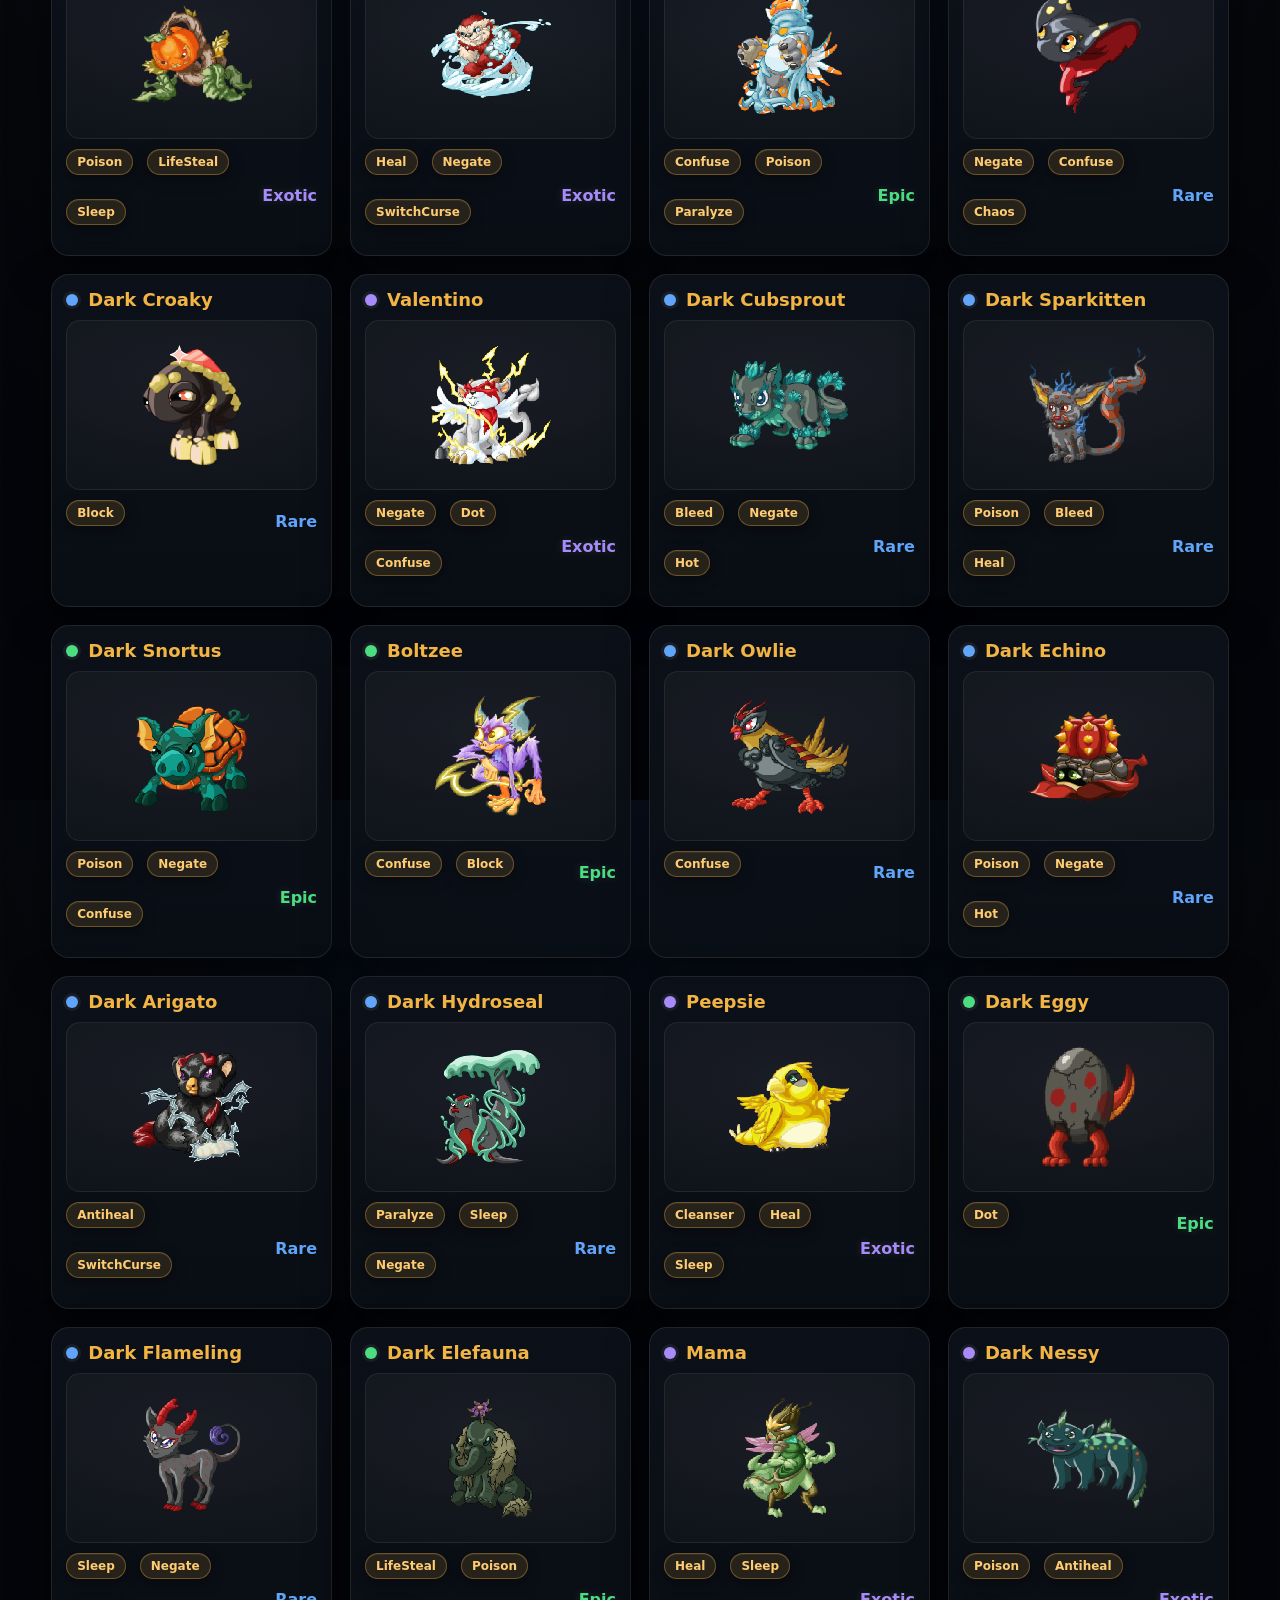
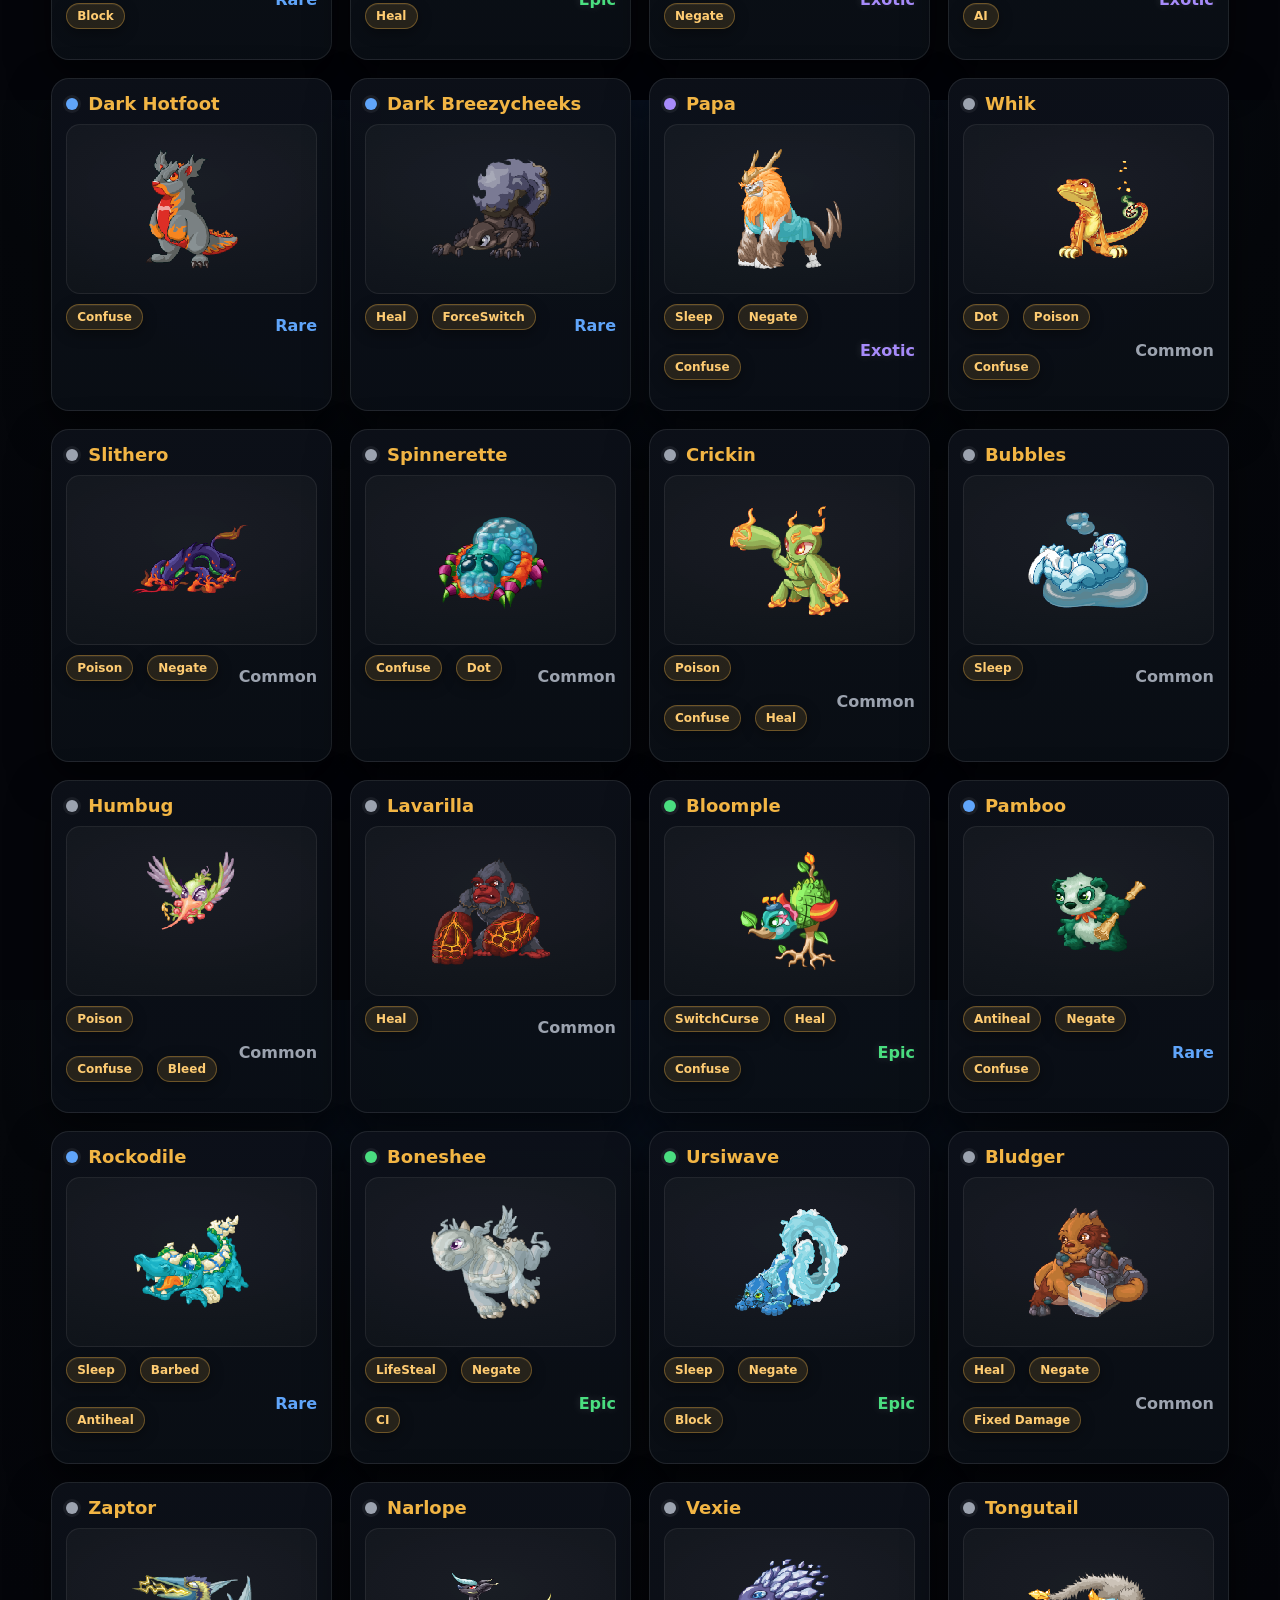
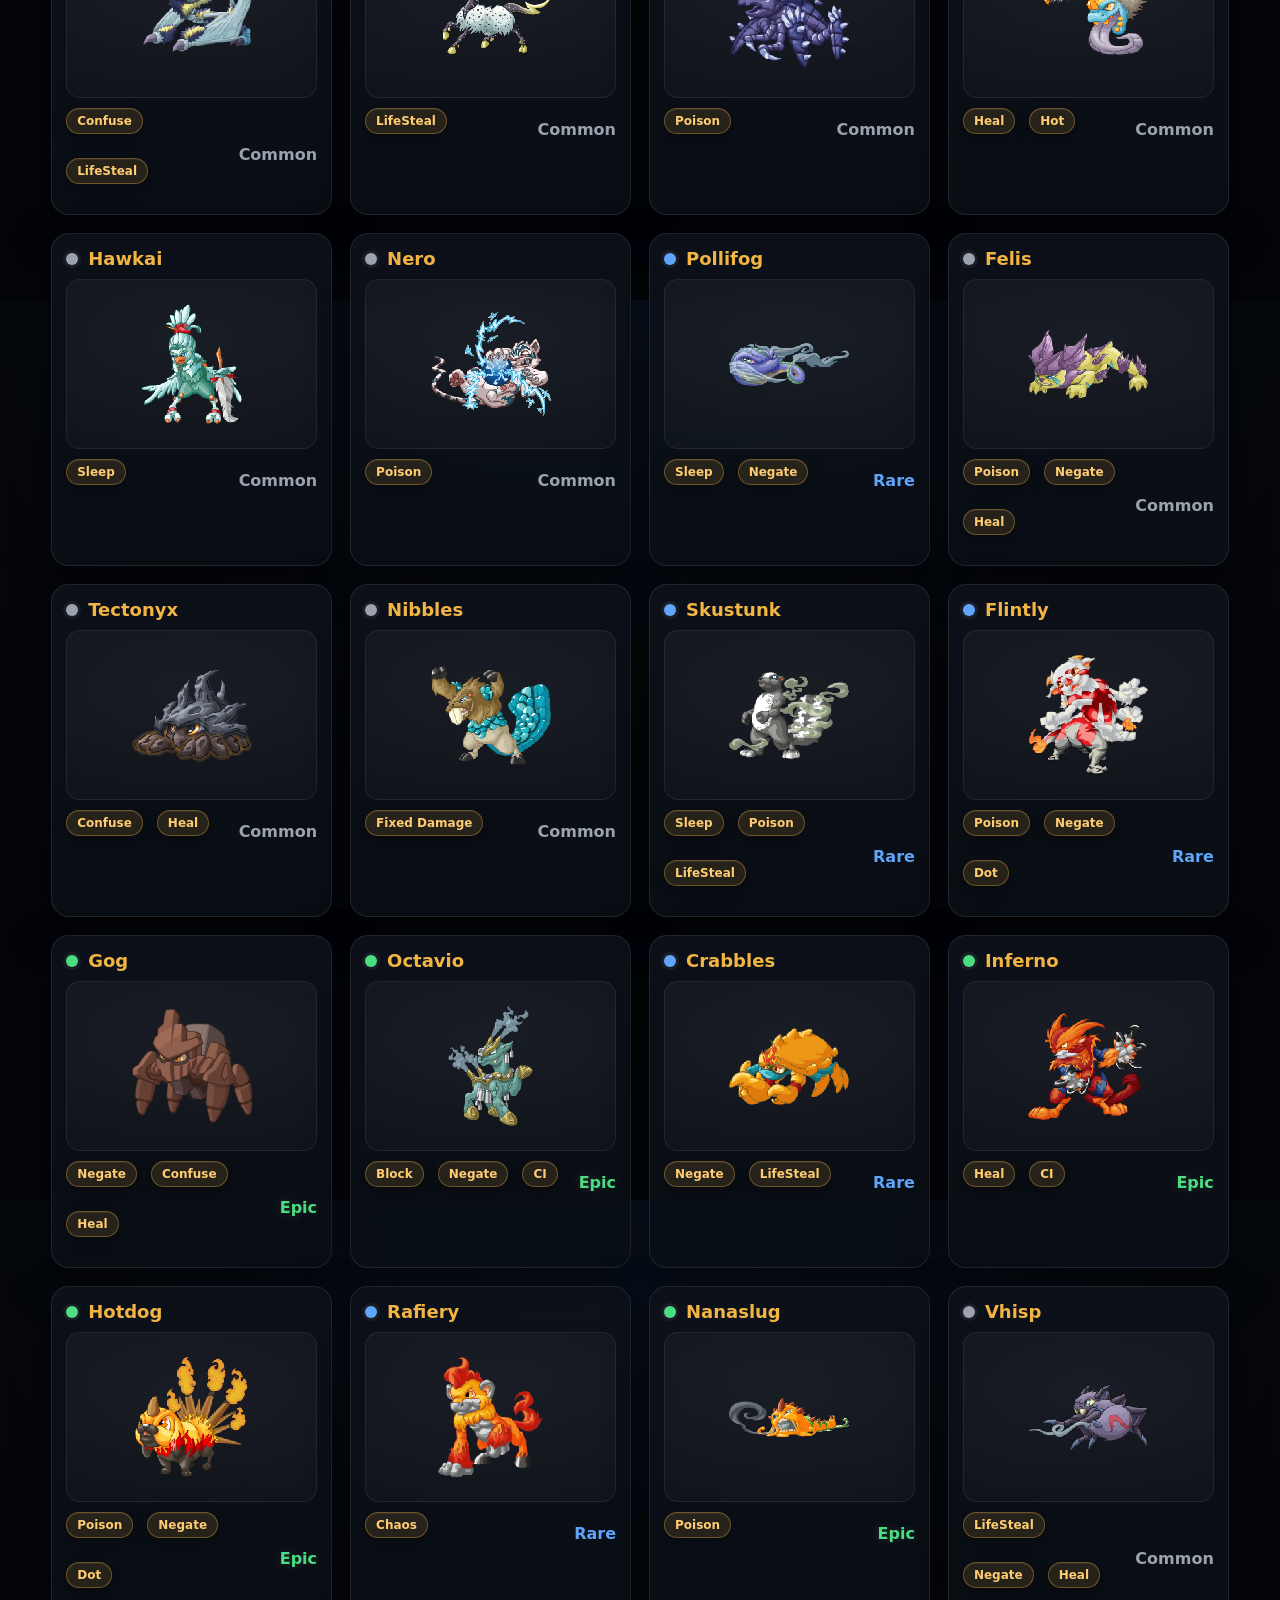
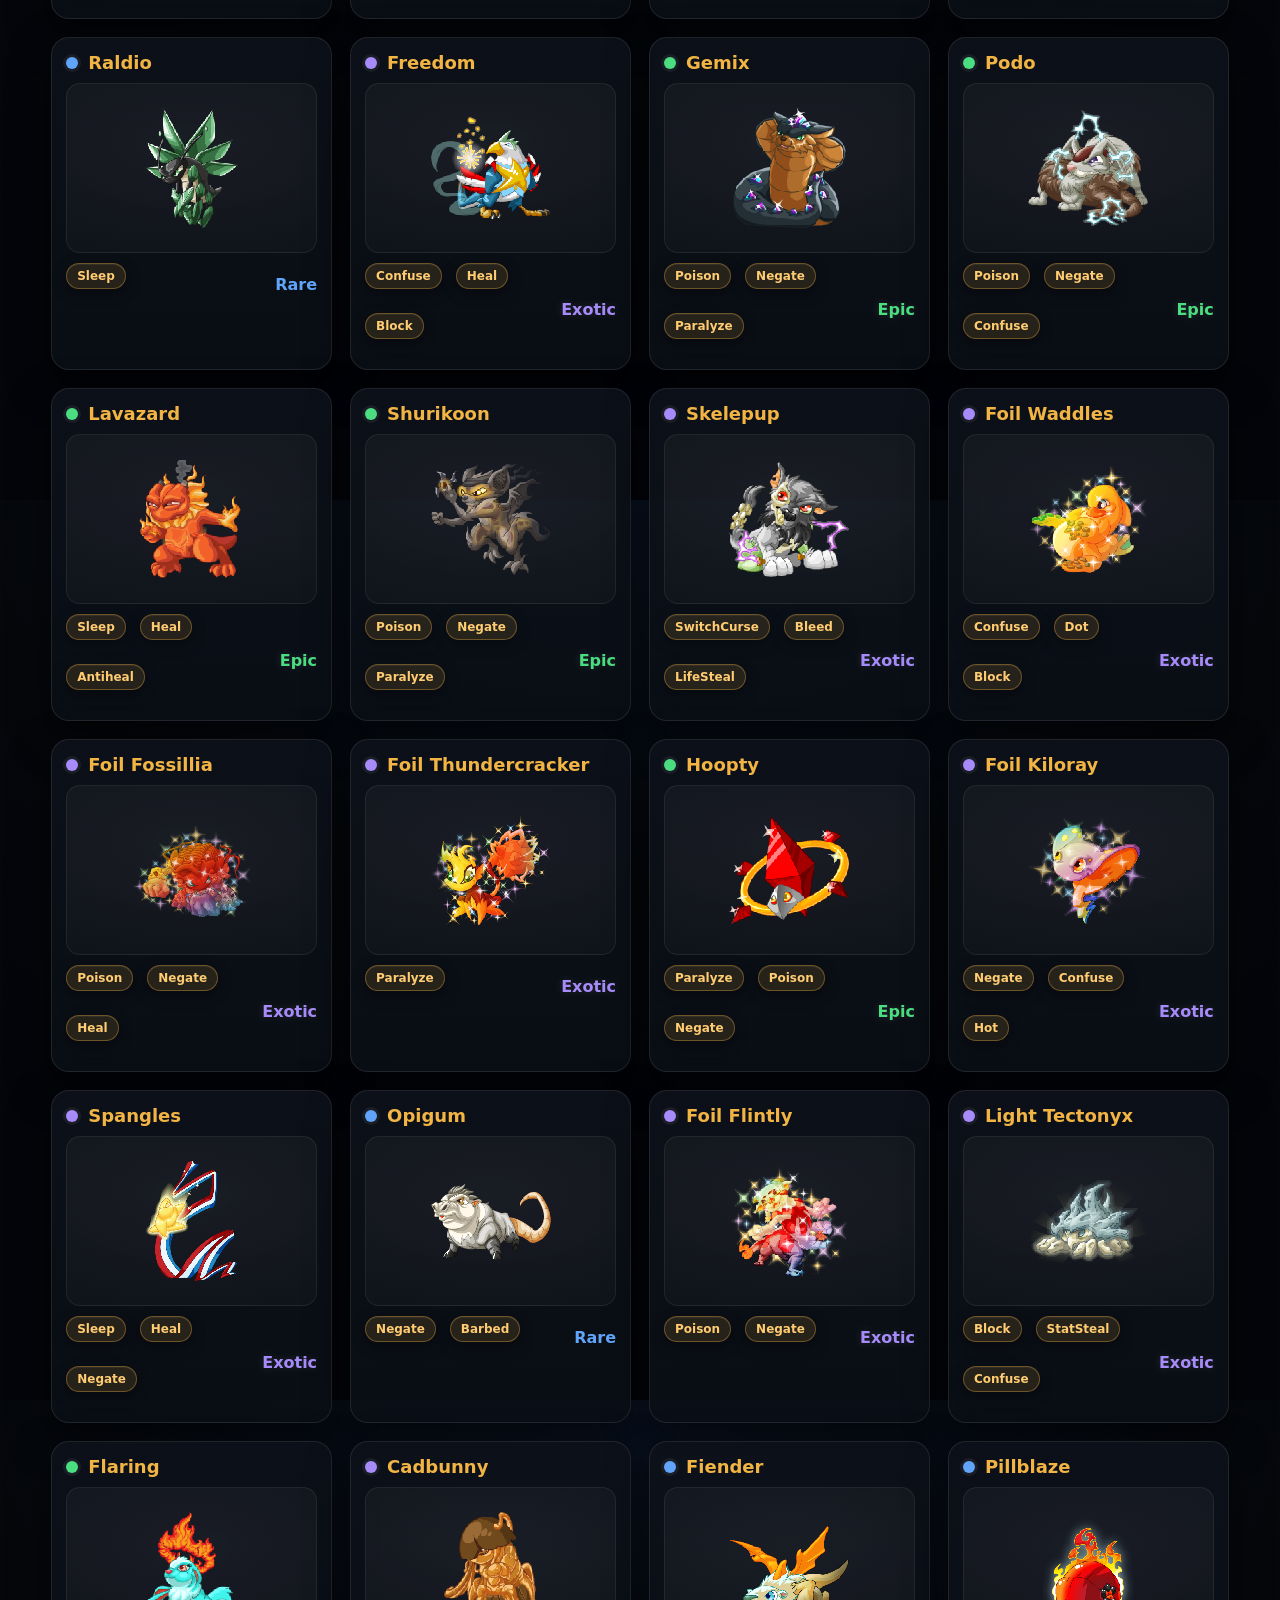
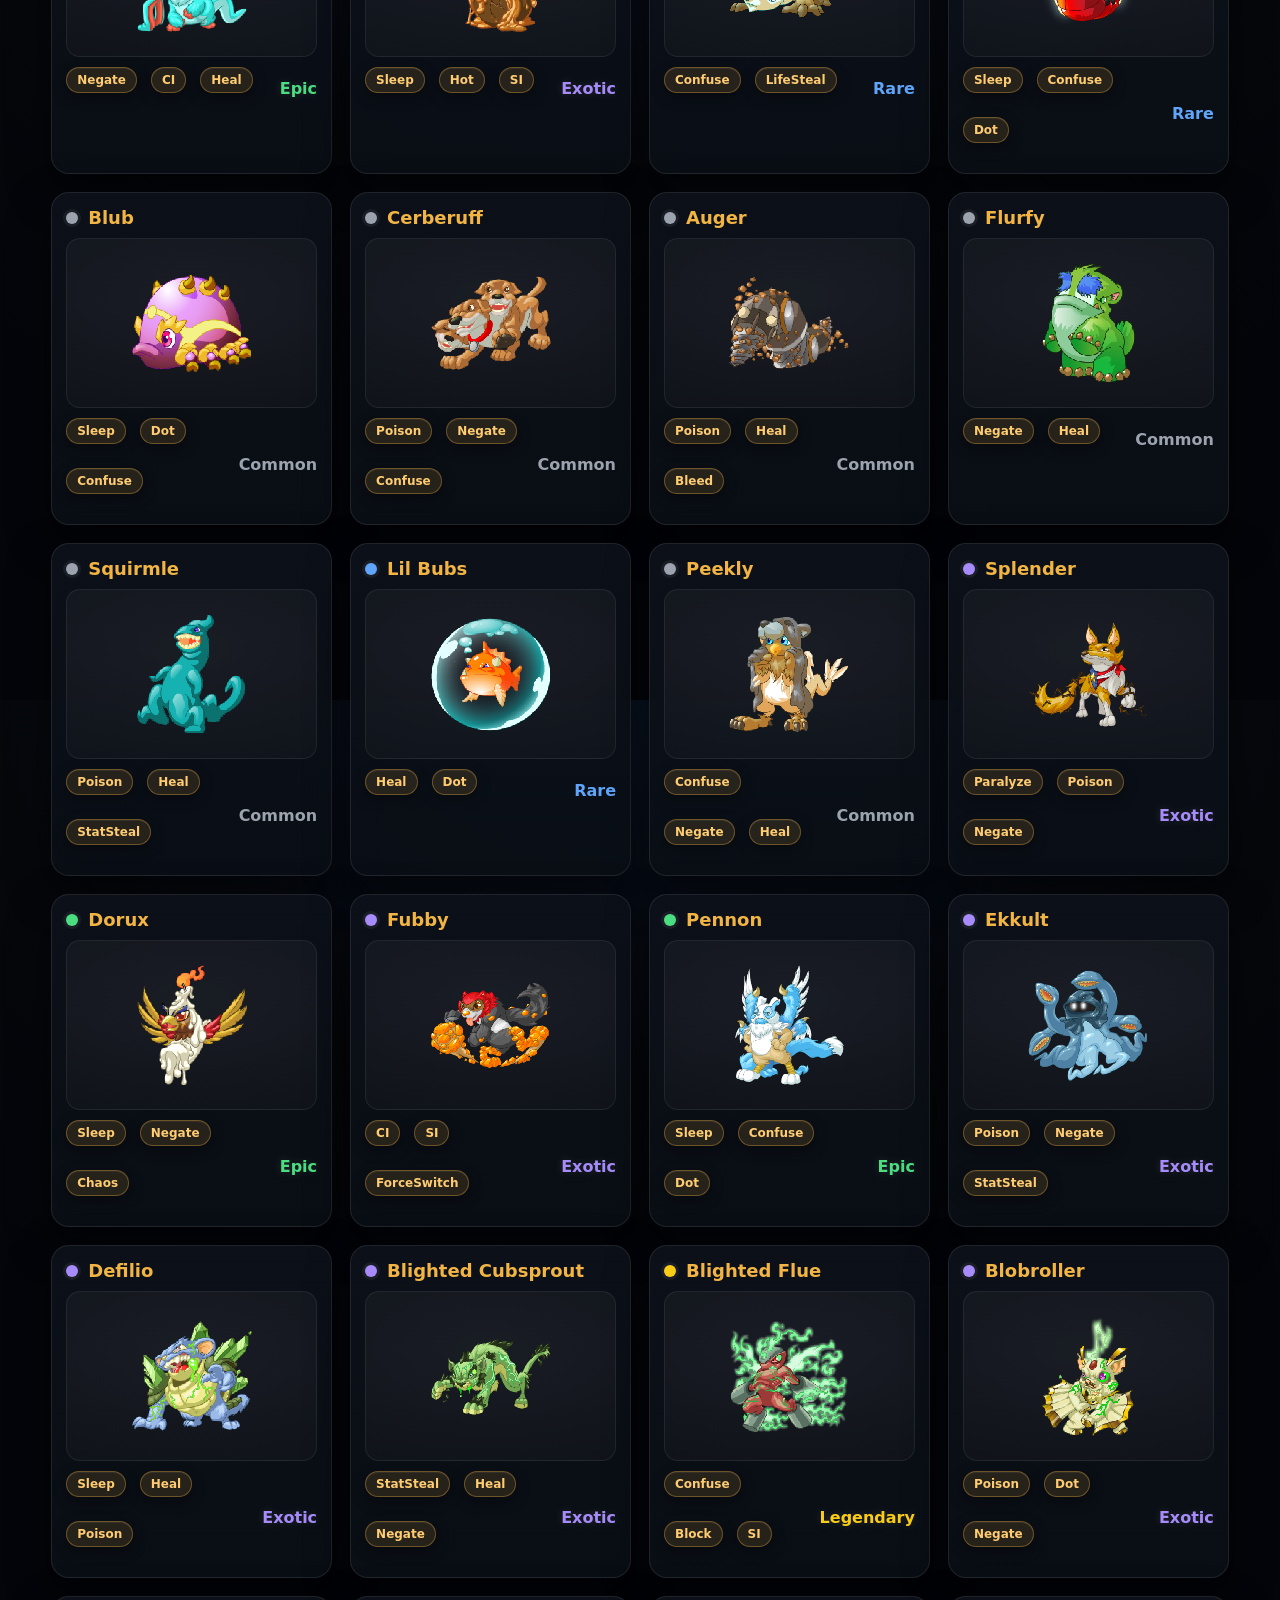
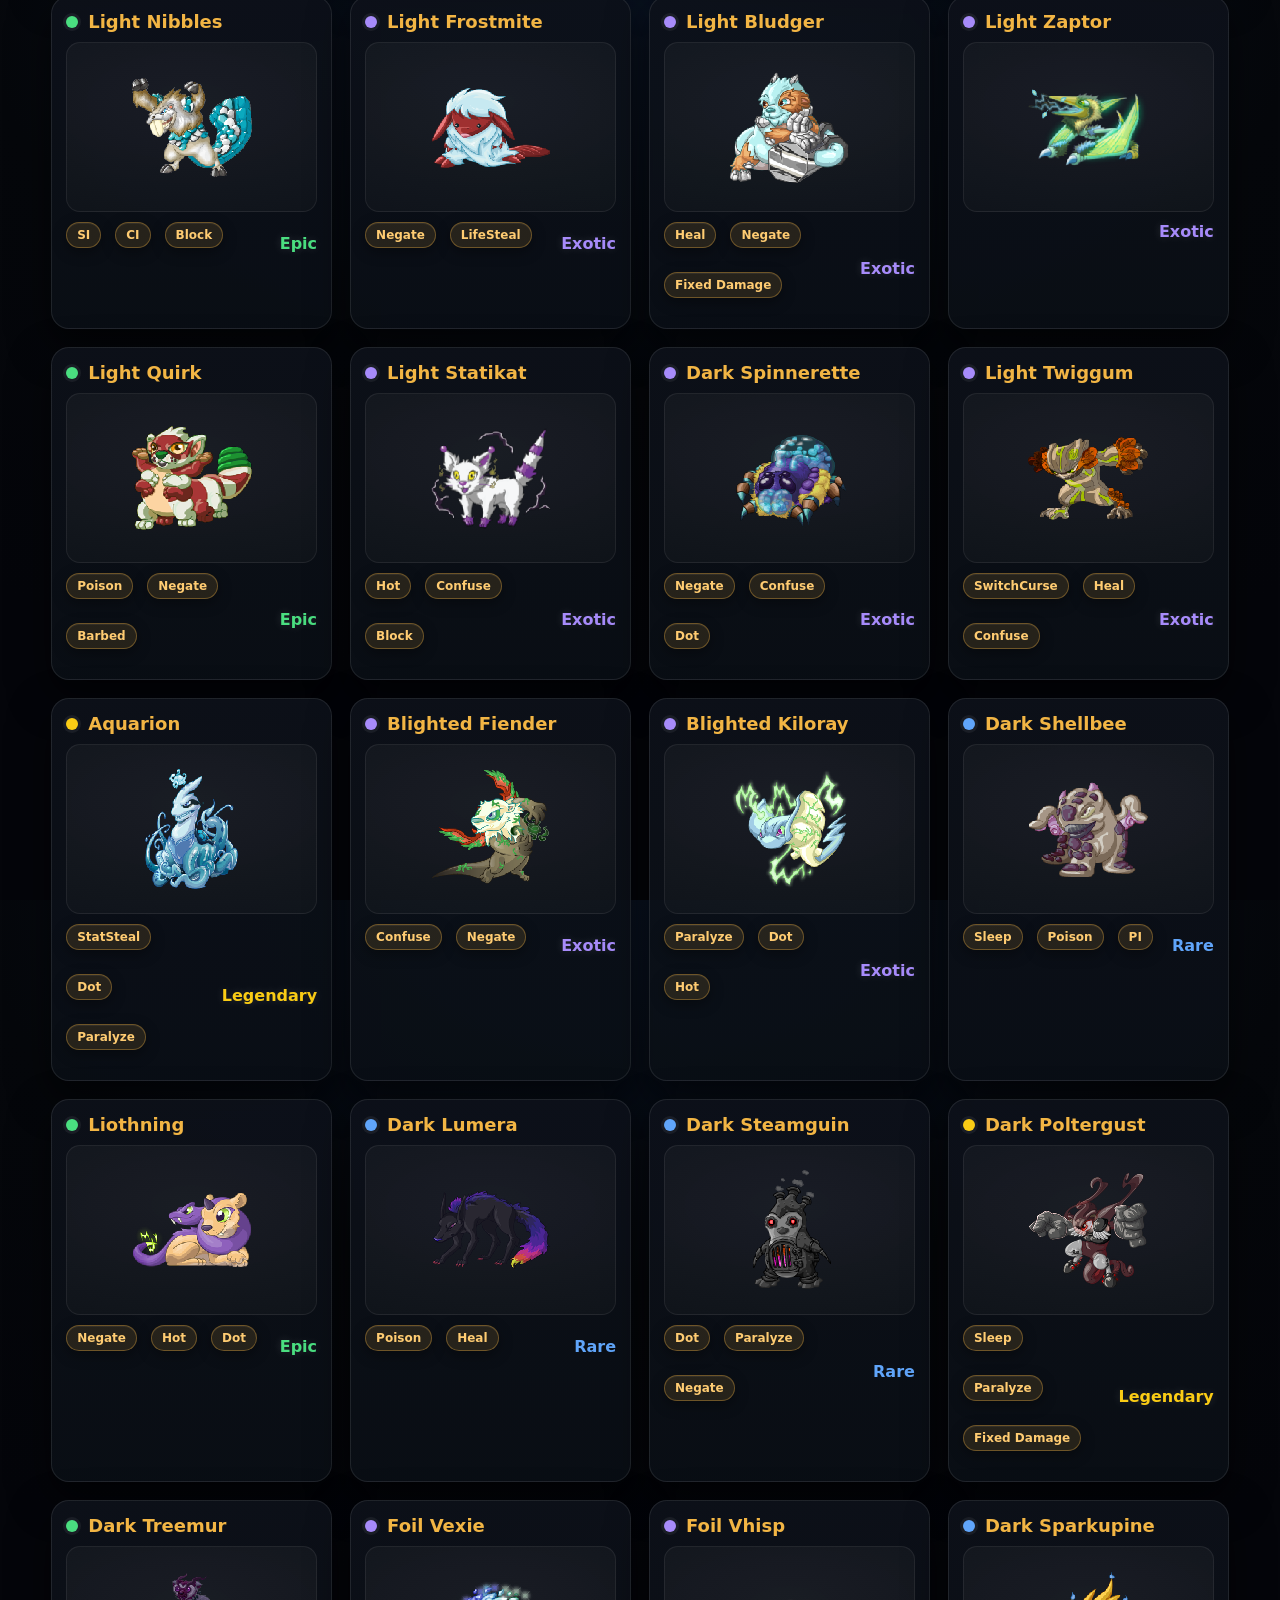
<file: html/miscripedia.html>
<!doctype html>
<html lang="en">
<head>
  <meta charset="utf-8" />
  <meta name="viewport" content="width=device-width,initial-scale=1" />
  <title>Miscripedia | Miscrits Hub</title>

  <link rel="stylesheet" href="../styles/miscripedia.css" />

  <link rel="icon" href="../assets/images/logo.png" sizes="32x32">
  <link rel="apple-touch-icon" href="../assets/images/logo.png">
</head>
<body>

  <!-- NAVBAR GLOBAL -->
  <header class="siteHeader">
    <div class="wrap siteHeader__inner">
      <a class="brand" href="../index.html" aria-label="Ir a Miscrits Hub">
        <img src="../assets/images/logo.png" alt="Miscrits Hub" class="brand__logo" draggable="false"/>
      </a>

      <button
        class="navToggle"
        id="navToggle"
        type="button"
        aria-label="Abrir menú"
        aria-controls="mainNav"
        aria-expanded="false"
      >
        <img class="navToggle__icon" src="../assets/images/icons/menu.png" alt="">
      </button>

      <nav id="mainNav" class="siteNav" aria-label="Navegación principal">
        <a class="siteNav__link" href="../index.html">Spawns</a>
        <a class="siteNav__link is-active" href="./miscripedia.html">Miscripedia</a>
        <a class="siteNav__link" href="./breeding.html">Breeding Calculator</a>
        <a class="siteNav__link" href="./statscalculator.html">Stats Calculator</a>
        <a class="siteNav__link" href="./pvp.html">PVP Teams</a>
        <a class="siteNav__link" href="./teambuilder.html">Team Builder</a>
        <a class="siteNav__link" href="./damage.html">Damage Calculator</a>
        <a class="siteNav__link" href="./miscritdle.html">Miscritdle</a>
        <a class="siteNav__link" href="./patchs.html">Patch Notes</a>
      </nav>
    </div>
  </header>

  <div class="wrap">
    <header class="top">

      <div class="searchRow">
        <div class="search">
          <span class="ico">🔎</span>
          <input id="q" type="search" placeholder="Search Miscrits..." autocomplete="off"/>
        </div>
      </div>

      <div class="searchRow">
        <div class="miscritpicker miscritpicker--md">
          <div class="search search--full">
            <span class="ico">⚔️</span>
            <input
              id="attackFilter"
              type="text"
              placeholder="Filter by attack name..."
              autocomplete="off"
            />
          </div>

          <div id="attackDropdown" class="miscritpicker__dropdown" hidden></div>
        </div>
      </div>

      <div class="filtersRow">
        <select id="rarity">
          <option value="">All Rarities</option>
        </select>

        <select id="sort">
          <option value="nameAsc">Sort: Name (A→Z)</option>
          <option value="nameDesc">Sort: Name (Z→A)</option>
          <option value="idAsc">Sort: ID (↑)</option>
          <option value="idDesc">Sort: ID (↓)</option>
        </select>

        <select id="tag">
          <option value="">Filter by Tags</option>
        </select>

        <!-- Stats filter (dropdown) -->
        <div class="statsFilter" id="statsFilter">
          <button class="statsBtn" id="statsBtn" type="button" aria-expanded="false">
            Stats <span class="statsBtn__chev">▾</span>
          </button>

          <div class="statsPanel" id="statsPanel" hidden>
            <div class="statsPanel__head">
              <div class="statsPanel__title">Filter by Stats</div>
              <button class="statsClear" id="statsClear" type="button">Clear</button>
            </div>

            <div class="statsPanel__grid" id="statsGrid"></div>
          </div>
        </div>

      </div>

      <div class="pills" id="elementsPills"></div>
    </header>

    <main>
      <div id="grid" class="grid"></div>
      <div id="empty" class="empty hidden">No results.</div>
    </main>
  </div>

  <script src="../js/gtm.js"></script>
  <script src="../js/nav.js" defer></script>
  <script src="../js/miscripedia.js"></script>
</body>
</html>
</file>
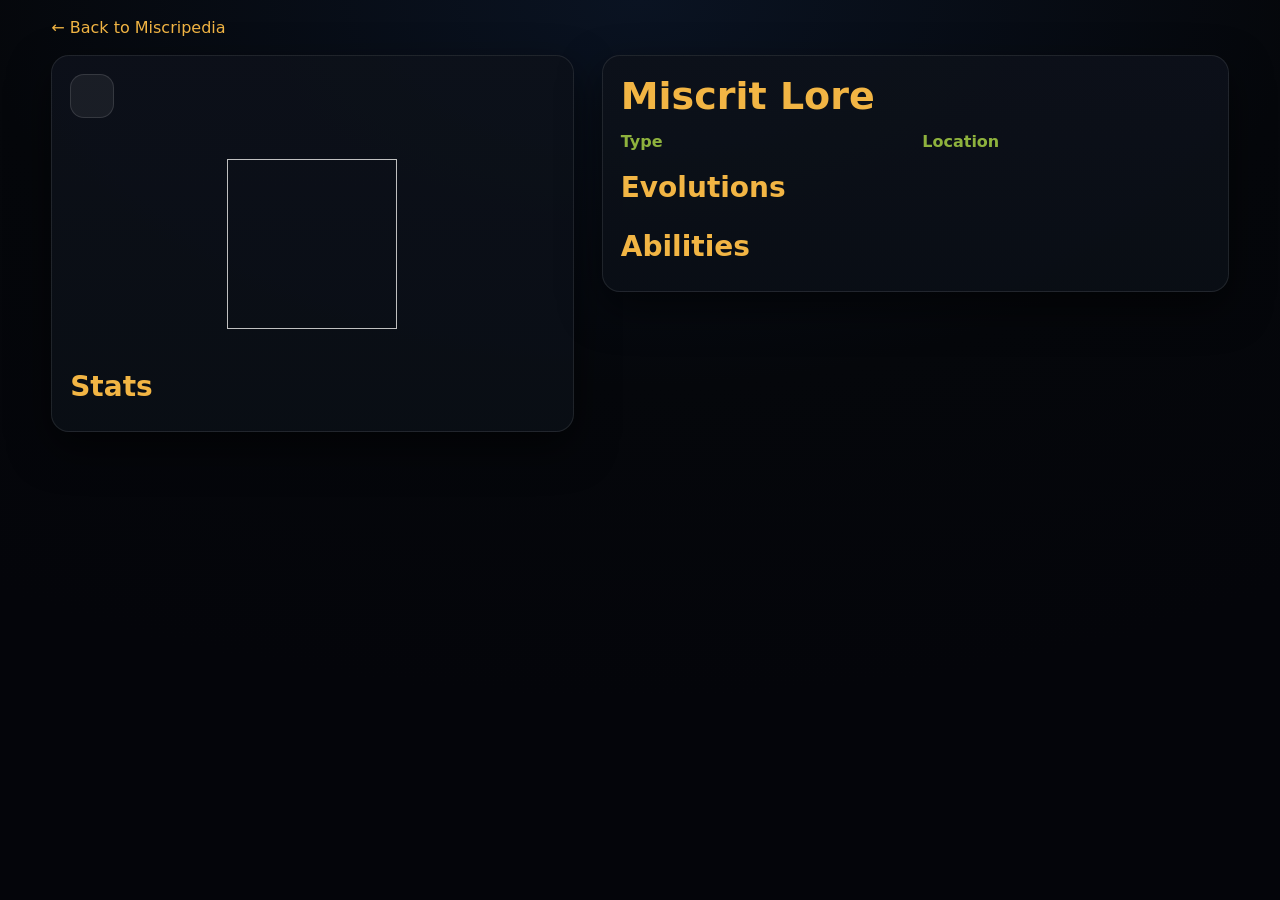
<file: html/miscripedia_data.html>
<!doctype html>
<html lang="en">
<head>
  <meta charset="utf-8" />
  <meta name="viewport" content="width=device-width,initial-scale=1" />
  <title>Miscrits Data | Miscrits HUB</title>
  <link rel="stylesheet" href="../styles/miscripedia.css" />
  <link rel="icon" href="../assets/images/logo.png" sizes="32x32">
  <link rel="apple-touch-icon" href="../assets/images/logo.png">
</head>
<body>
  <div class="wrap">
    <a class="back" href="../html/miscripedia.html">← Back to Miscripedia</a>

    <div class="detail">
      <section class="left">
        <div class="titleRow">
          <div class="elemBadge" id="elemBadge"></div>
          <div>
            <h2 id="name" class="name"></h2>
            <div id="rarityText" class="rarity"></div>
            <div id="tags" class="tags"></div>
          </div>
        </div>

        <div class="spriteBox">
          <img id="sprite" alt="" />
        </div>

        <h3 class="sectionTitle">Stats</h3>
        <div class="stats" id="stats"></div>
      </section>

      <section class="right">
        <h2 class="bigTitle">Miscrit Lore</h2>
        <p id="lore" class="lore"></p>

        <div class="metaGrid">
          <div class="meta">
            <div class="metaLabel">Type</div>
            <div id="type" class="metaValue"></div>
          </div>
          <div class="meta">
            <div class="metaLabel">Location</div>
            <div id="location" class="metaValue"></div>
          </div>
        </div>

        <h3 class="sectionTitle">Evolutions</h3>
        <div id="evolutions" class="evolutions"></div>

        <h3 class="sectionTitle">Abilities</h3>
        <div id="abilities" class="abilities"></div>
      </section>
    </div>
  </div>
  <div id="abTip" class="abTip" hidden></div>

  <script src="../js/gtm.js"></script>
  <script src="../js/miscripedia_data.js"></script>
  <script src="../js/nav.js" defer></script>
</body>
</html>
</file>
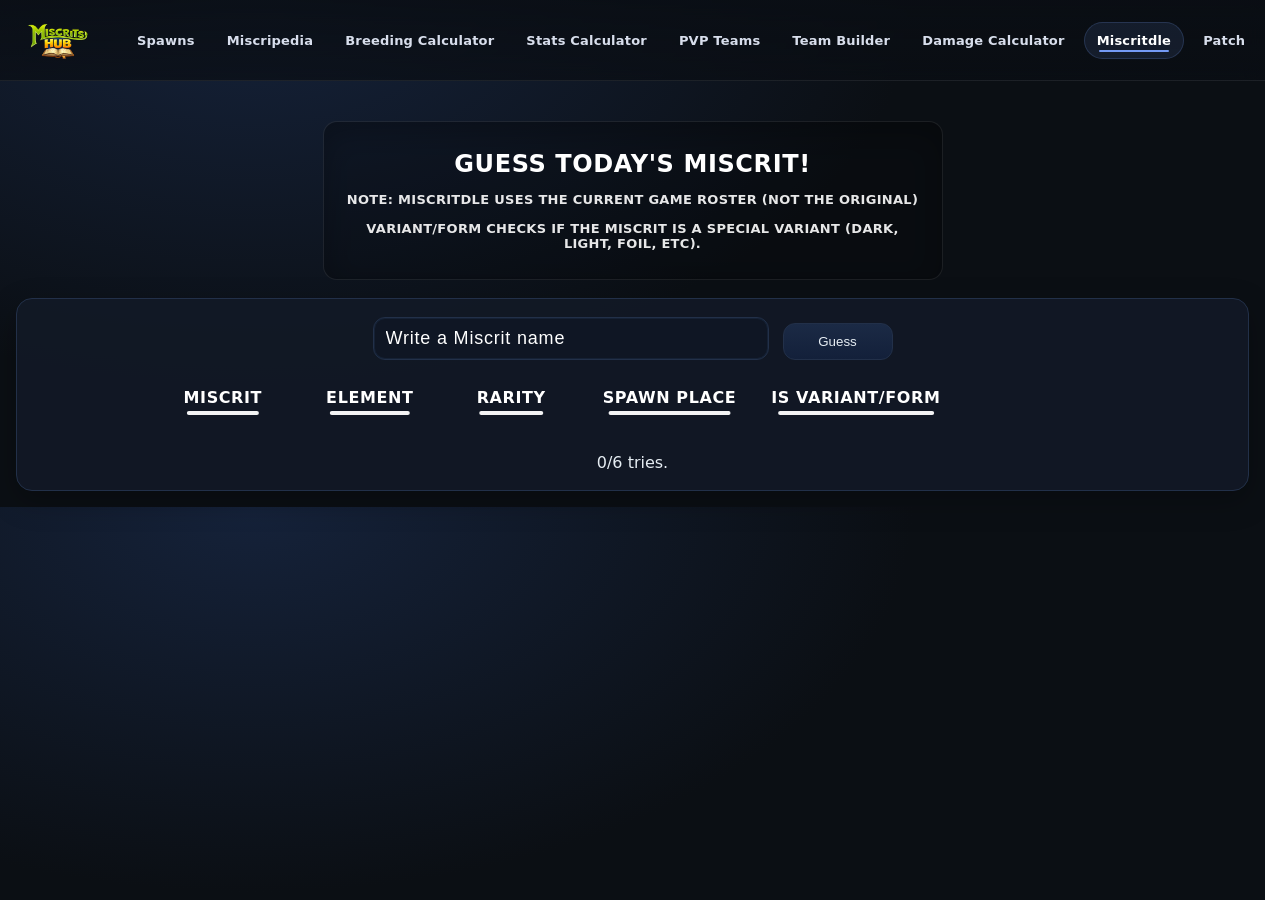
<file: html/miscritdle.html>
<!doctype html>
<html lang="en">
<head>
  <meta charset="utf-8" />
  <meta name="viewport" content="width=device-width,initial-scale=1" />
  <title>Miscritdle | Miscrits Hub</title>

  <link rel="stylesheet" href="../styles.css" />
  <link rel="stylesheet" href="../styles/miscritdle.css" />

  <link rel="icon" href="../assets/images/logo.png" sizes="32x32">
  <link rel="apple-touch-icon" href="../assets/images/logo.png">
</head>

<body>
  <header class="siteHeader">
    <div class="wrap siteHeader__inner">
      <a class="brand" href="../index.html" aria-label="Ir a Miscrits Hub">
        <img
          src="../assets/images/logo.png"
          alt="Miscrits Hub"
          class="brand__logo"
          draggable="false"
        />
      </a>

      <button
        class="navToggle"
        id="navToggle"
        type="button"
        aria-label="Abrir menú"
        aria-controls="mainNav"
        aria-expanded="false"
      >
        <img class="navToggle__icon" src="../assets/images/icons/menu.png" alt="" />
      </button>

      <nav id="mainNav" class="siteNav" aria-label="Navegación principal">
        <a class="siteNav__link" href="../index.html">Spawns</a>
        <a class="siteNav__link" href="../html/miscripedia.html">Miscripedia</a>
        <a class="siteNav__link" href="../html/breeding.html">Breeding Calculator</a>
        <a class="siteNav__link" href="../html/statscalculator.html">Stats Calculator</a>
        <a class="siteNav__link" href="../html/pvp.html">PVP Teams</a>
        <a class="siteNav__link" href="../html/teambuilder.html">Team Builder</a>
        <a class="siteNav__link" href="../html/damage.html">Damage Calculator</a>
        <a class="siteNav__link is-active" href="../html/miscritdle.html">Miscritdle</a>
        <a class="siteNav__link" href="../html/patchs.html">Patch Notes</a>
      </nav>
    </div>
  </header>

  <main class="wrap">
    <section class="miscritdle__hero">
      <h2>GUESS TODAY'S MISCRIT!</h2>
      <p class="miscritdle__note muted">
        Note: Miscritdle uses the current game roster (not the original)</p>
      <p class="miscritdle__note muted">
        Variant/Form checks if the Miscrit is a special variant (Dark, Light, Foil, etc).
      </p>
    </section>

    <section class="miscritdle card">
      <div class="miscritdle__controls">
        <div class="field">
          <div class="miscritpicker miscritpicker--md">
            <input
              id="md-guess"
              class="dmgx__search"
              type="text"
              placeholder="Write a Miscrit name"
              autocomplete="off"
            />
            <div id="mdDropdown" class="miscritpicker__dropdown" hidden></div>
          </div>
        </div>

        <div class="actions">
          <button id="md-submit" class="btn" type="button">Guess</button>
        </div>
      </div>

      <div id="md-header" class="miscritdle__header"></div>
      <div id="md-board" class="miscritdle__board"></div>
			<section id="md-endcard" class="md-endcard" hidden>
				<h2 id="md-end-title" class="md-endcard__title">VICTORY!</h2>

				<div class="md-endcard__who">
					<img id="md-end-avatar" class="md-endcard__avatar" src="../assets/images/miscrits_avatar/preset_avatar.png" alt="">
					<div class="md-endcard__whoText">
						<div id="md-end-line1" class="md-endcard__line">Congratulations, you guess</div>
						<div id="md-end-name" class="md-endcard__name">miscrit_name</div>
					</div>
				</div>

				<div class="md-endcard__next">
					<div class="md-endcard__nextLabel">NEXT MISCRIT IN</div>
					<div id="md-next-timer" class="md-endcard__timer">--:--:--</div>
				</div>
			</section>


      <div class="miscritdle__footer">
        <span id="md-status" class="muted"></span>
      </div>
    </section>
  </main>

  <script src="../js/gtm.js"></script>
  <script src="../js/miscritdle.js"></script>
  <script src="../js/nav.js" defer></script>
</body>
</html>
</file>
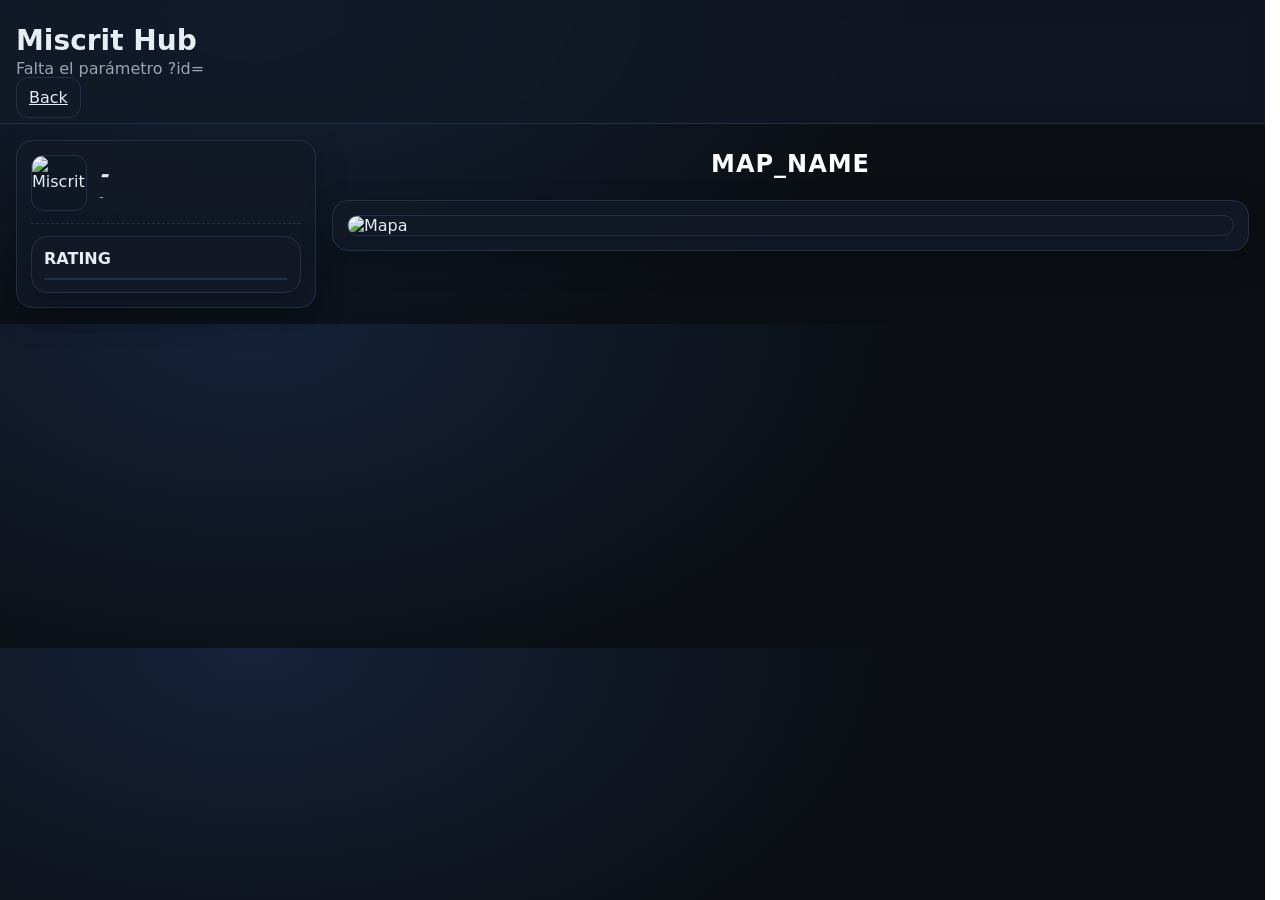
<file: html/miscrits.html>
<!doctype html>
<html lang="es">
<head>
  <meta charset="utf-8" />
  <meta name="viewport" content="width=device-width,initial-scale=1" />
  <title>Miscrit Hub</title>
  <link rel="stylesheet" href="../styles.css" />
  <link rel="stylesheet" href="../styles/detailed_spawns.css" />
  <link rel="icon" href="../assets/images/logo.png" sizes="32x32">
  <link rel="apple-touch-icon" href="../assets/images/logo.png">
</head>
<body>
  <header class="top">
    <div class="wrap">
      <h1 id="title">Miscrit Hub</h1>
      <p id="subtitle">All detailed data from Miscrits</p>
      <a class="btn ghost" id="back" href="../index.html">Back</a>
    </div>
  </header>

  <main class="wrap detail-layout">
    <aside class="side card" id="leftPanel">
      <div class="side__head">
        <img class="side__avatar" id="avatar" alt="Miscrit" />
        <div>
          <h2 class="side__name" id="name">-</h2>
          <div class="side__meta" id="meta">-</div>
        </div>
      </div>

      <div class="side__body" id="spawnsList"></div>

      <div class="ivs card" id="ivsWrap">
        <div class="ivs__title">RATING</div>
        <div class="ivs__note" id="ivsNote"></div>
        <div class="ivs__tablewrap" id="ivsTableWrap"></div>
      </div>

    </aside>

    <section class="map-area">
      <div class="map-title" id="mapTitle">MAP_NAME</div>

      <div class="map-frame card" id="mapFrame">
        <img id="mapImg" class="map-img" alt="Mapa" />

        <div class="pins" id="pins"></div>

        <div class="pin-card card" id="pinCard" hidden>
          <div class="pin-card__title" id="pinCardTitle">Zona</div>
          <div class="pin-card__imgwrap">
            <img id="pinCardImg" alt="Objeto" />
          </div>
          <div class="pin-card__chips" id="pinCardChips"></div>
        </div>
      </div>
    </section>
  </main>

  <script src="../js/gtm.js"></script>
  <script src="../js/miscrits.js"></script>
  <script src="../js/ratingTable.js"></script>
</body>
</html>
</file>
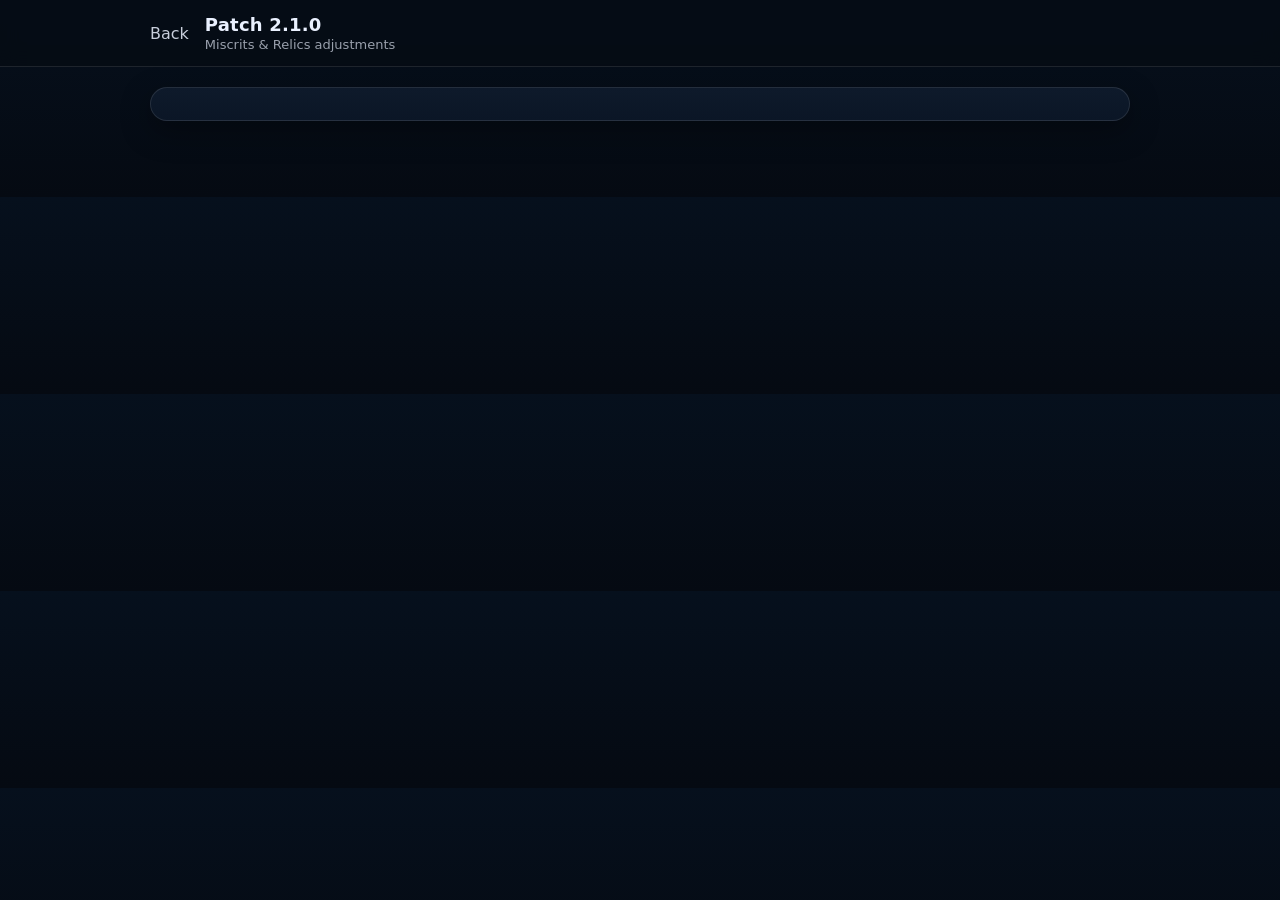
<file: html/patchnotes.html>
<!doctype html>
<html lang="es">
<head>
  <meta charset="utf-8" />
  <meta name="viewport" content="width=device-width,initial-scale=1" />
  <title>Patch Notes</title>
  <link rel="stylesheet" href="../styles/patchnotes.css" />
</head>
<body>
  <header class="pn-top">
    <div class="pn-wrap pn-topbar">
      <a class="pn-back" href="../html/patchs.html">Back</a>
      <div>
        <div id="patchVersion" class="pn-brand">Patch</div>
        <div id="patchTitle" class="pn-sub"></div>
      </div>
    </div>
  </header>

  <main class="pn-wrap pn-main">
    <section id="patchIntro" class="pn-panel pn-intro"></section>
    <section id="patchSections"></section>
  </main>

    <script src="../js/gtm.js"></script>
  <script src="../js/patchnotes.js"></script>
</body>
</html>
</file>
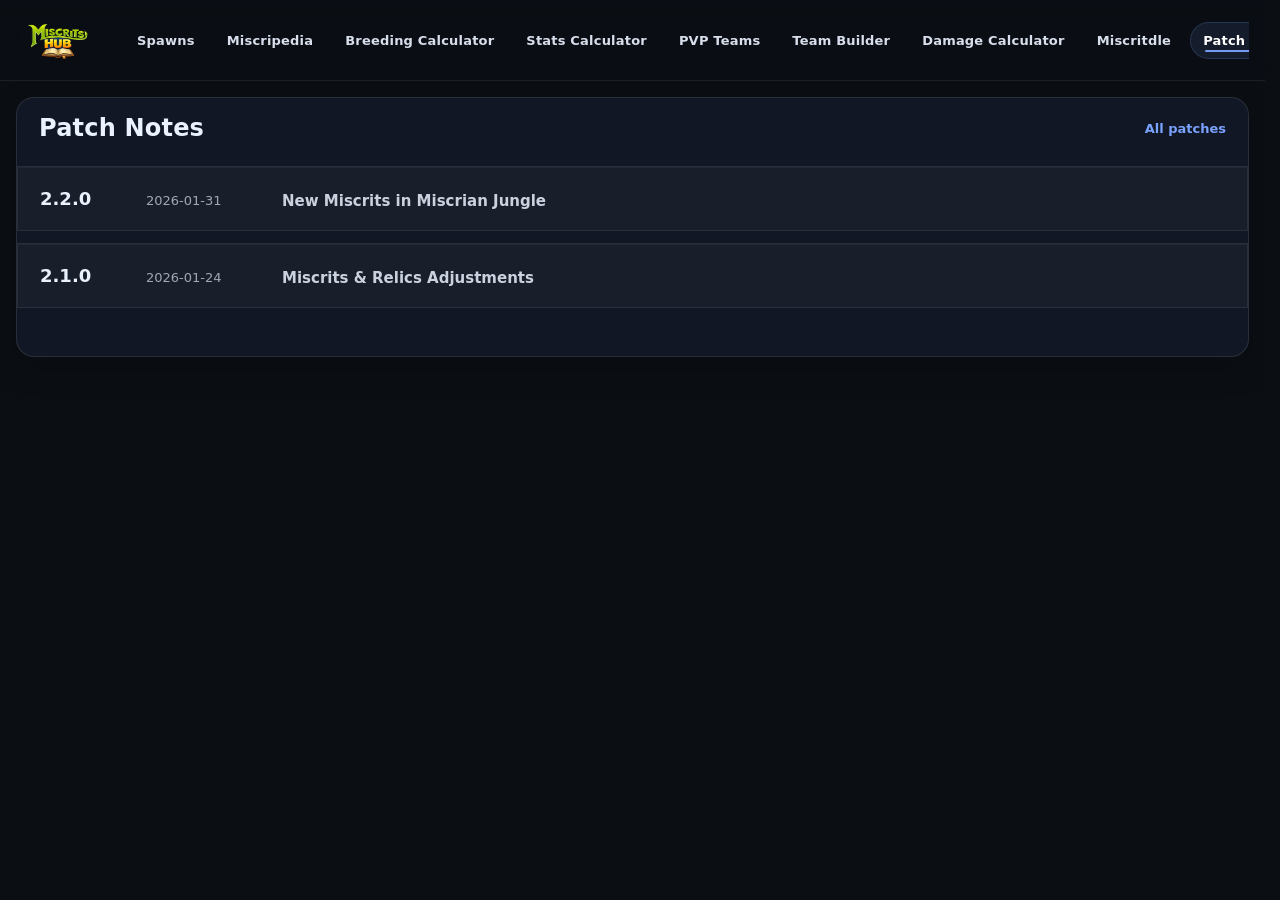
<file: html/patchs.html>
<!doctype html>
<html lang="es">
<head>
  <meta charset="utf-8" />
  <meta name="viewport" content="width=device-width,initial-scale=1" />
  <title>Patch Notes | Miscrits HUB</title>

  <link rel="stylesheet" href="../styles.css" />
  <link rel="stylesheet" href="../styles/patchnotes.css" />
  <link rel="stylesheet" href="../styles/patchs.css" />

  <link rel="icon" href="../assets/images/logo.png" sizes="32x32">
  <link rel="apple-touch-icon" href="../assets/images/logo.png">
</head>

<body>
  <header class="siteHeader">
    <div class="wrap siteHeader__inner">
      <a class="brand" href="../index.html" aria-label="Ir a Miscrits Hub">
        <img
          src="../assets/images/logo.png"
          alt="Miscrits Hub"
          class="brand__logo"
          draggable="false"
        />
      </a>

      <button
        class="navToggle"
        id="navToggle"
        type="button"
        aria-label="Abrir menú"
        aria-controls="mainNav"
        aria-expanded="false"
      >
        <img class="navToggle__icon" src="../assets/images/icons/menu.png" alt="" />
      </button>

      <nav id="mainNav" class="siteNav" aria-label="Navegación principal">
        <a class="siteNav__link" href="../index.html">Spawns</a>
        <a class="siteNav__link" href="../html/miscripedia.html">Miscripedia</a>
        <a class="siteNav__link" href="../html/breeding.html">Breeding Calculator</a>
        <a class="siteNav__link" href="../html/statscalculator.html">Stats Calculator</a>
        <a class="siteNav__link" href="../html/pvp.html">PVP Teams</a>
        <a class="siteNav__link" href="../html/teambuilder.html">Team Builder</a>
        <a class="siteNav__link" href="../html/damage.html">Damage Calculator</a>
        <a class="siteNav__link" href="../html/miscritdle.html">Miscritdle</a>
        <a class="siteNav__link is-active" href="../html/patchs.html">Patch Notes</a>
      </nav>
    </div>
  </header>

  <main class="wrap" style="padding-top:16px;">
    <section class="card">
        <div class="pn-headWrap">
        <div class="pn-head">
            <h1 class="pn-title">Patch Notes</h1>
            <a class="pn-link" href="./patchnotes.html">All patches</a>
        </div>
        </div>


      <div id="patchList" class="pn-patchList"></div>
      <div id="patchEmpty" class="pn-empty" style="display:none;">No patches found.</div>
    </section>
  </main>

  <script src="../js/gtm.js"></script>
  <script src="../js/nav.js" defer></script>

  <script>
    async function loadPatches(){
      const listEl = document.getElementById("patchList");
      const emptyEl = document.getElementById("patchEmpty");

      try{
        const res = await fetch("../assets/data/patches.json", { cache: "no-store" });
        if(!res.ok) throw new Error("patches.json not found");

        const patches = await res.json();
        if(!Array.isArray(patches) || patches.length === 0){
          emptyEl.style.display = "block";
          return;
        }

        patches.sort((a,b) => (b.version || "").localeCompare((a.version || ""), undefined, { numeric: true }));

        listEl.innerHTML = patches.map(p => `
          <a class="pn-patchLink" href="./patchnotes.html?v=${encodeURIComponent(p.version)}">
            <div class="pn-patchVer">${p.version || ""}</div>
            <div class="pn-patchMeta">${p.date || ""}</div>
            <div class="pn-patchTitle">${p.title || ""}</div>
          </a>
        `).join("");

      }catch(err){
        emptyEl.style.display = "block";
        emptyEl.textContent = "Could not load patches.json (check path).";
        console.error(err);
      }
    }
    loadPatches();
  </script>
</body>
</html>
</file>
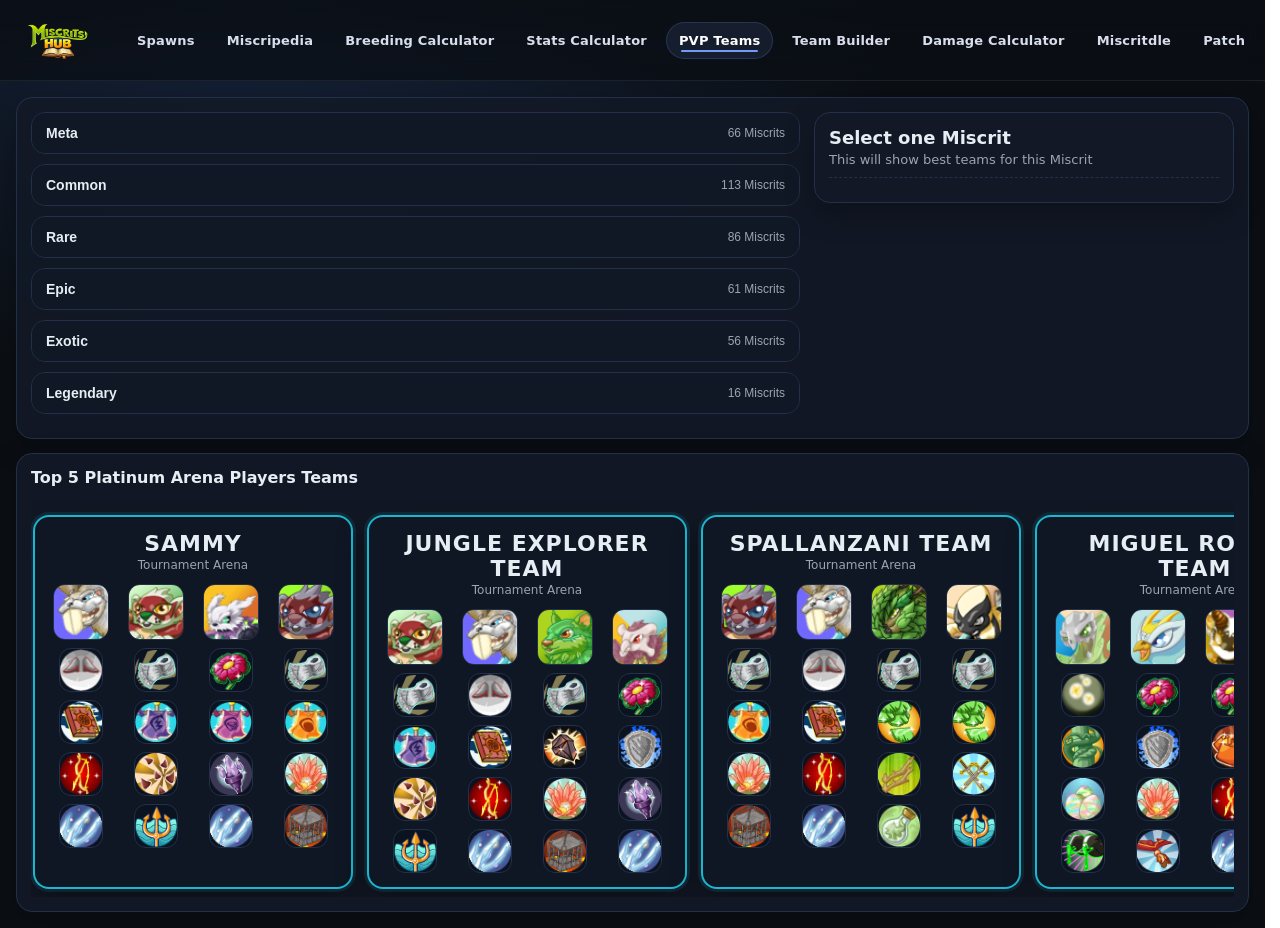
<file: html/pvp.html>
<!doctype html>
<html lang="es">
<head>
  <meta charset="utf-8" />
  <meta name="viewport" content="width=device-width,initial-scale=1" />
  <title>PVP Teams</title>
  <link rel="stylesheet" href="../styles.css" />
  <link rel="stylesheet" href="../styles/pvp_teams.css" />
  <link rel="icon" href="../assets/images/logo.png" sizes="32x32">
  <link rel="apple-touch-icon" href="../assets/images/logo.png">
</head>
<body>

  <header class="siteHeader">
    <div class="wrap siteHeader__inner">
      <a class="brand" href="../index.html" aria-label="Ir a Miscrits Hub">
        <img
          src="../assets/images/logo.png"
          alt="Miscrits Hub"
          class="brand__logo"
          draggable="false"
        />
      </a>

      <button
        class="navToggle"
        id="navToggle"
        type="button"
        aria-label="Abrir menú"
        aria-controls="mainNav"
        aria-expanded="false"
      >
        <img class="navToggle__icon" src="../assets/images/icons/menu.png" alt="" />
      </button>

      <nav id="mainNav" class="siteNav" aria-label="Navegación principal">
        <a class="siteNav__link" href="../index.html">Spawns</a>
        <a class="siteNav__link" href="../html/miscripedia.html">Miscripedia</a>
        <a class="siteNav__link" href="../html/breeding.html">Breeding Calculator</a>
        <a class="siteNav__link" href="../html/statscalculator.html">Stats Calculator</a>
        <a class="siteNav__link is-active" href="../html/pvp.html">PVP Teams</a>
        <a class="siteNav__link" href="../html/teambuilder.html">Team Builder</a>
        <a class="siteNav__link" href="../html/damage.html">Damage Calculator</a>
        <a class="siteNav__link" href="../html/miscritdle.html">Miscritdle</a>
        <a class="siteNav__link" href="../html/patchs.html">Patch Notes</a>
      </nav>
    </div>
  </header>

  <main class="wrap">
    <section class="card pvp">
      <div class="pvp__left">
        <div id="rarityAccordions"></div>
      </div>

      <div class="pvp__right">
        <div class="card pvp__panel" id="teamPanel">
          <div class="pvp__panelHead">
            <div class="pvp__panelTitle" id="panelTitle">Select Miscrit</div>
            <div class="pvp__panelMeta" id="panelMeta">Se mostrarán los equipos aquí.</div>
          </div>

          <div id="teamsList"></div>
        </div>
      </div>
    </section>

    <section class="card pvp-carousel" aria-label="Top teams más usados">
      <div class="pvp-carousel__head">
        <div class="pvp-carousel__title">Top 5 Platinum Arena Players Teams</div>
        <div class="pvp-carousel__controls">
        </div>
      </div>

      <div class="pvp-carousel__track" id="topTrack" tabindex="0" aria-label="Carrusel de equipos"></div>
    </section>

  </main>

  <!-- MODAL -->
  <div class="modal" id="miscritModal" aria-hidden="true">
    <div class="modal__backdrop" data-modal-close></div>

    <div class="modal__card" role="dialog" aria-modal="true" aria-labelledby="modalTitle">
      <button class="modal__close" type="button" data-modal-close>✕</button>

      <!-- TOP CENTER -->
      <div class="modal__topbar">
        <div class="modal__tierWrap" id="modalTierWrap">
          <span class="badge badge--tier" id="modalTier">Tier —</span>
        </div>
      </div>

      <!-- HEADER -->
      <div class="modal__header">
        <img id="modalAvatar" class="modal__avatar" alt="">

        <div class="modal__headText">
          <div class="modal__titleRow">
            <div id="modalTitle" class="modal__title">—</div>
          </div>

          <div class="modal__metaRow">
            <img id="modalTypeIcon" class="typeIcon" alt="">
            <span id="modalTypeText" class="typeText">—</span>

            <span id="modalRarity" class="badge badge--rarity">—</span>
            <span id="modalBestRank" class="badge badge--rank">—</span>
          </div>
        </div>
      </div>

      <div class="modal__section">
        <div class="modal__sectionTitle">Level 35</div>
        <div class="modal__sectionTitle">Stats simulated with all green and 20 bonus points for each attribute</div>
        <div class="statsGrid" id="modalStatsGrid"></div>
      </div>

      <div class="modal__section">
        <div class="modal__sectionTitle">Relics used</div>
        <div class="relicRow" id="modalRelicsRow"></div>
      </div>

      <!-- OPCIONALES -->
      <div class="modal__section">
        <div class="modal__sectionTitle">Relics optionals</div>
        <div class="relicRow" id="modalRelicsOptionalRow"></div>
      </div>
    </div>
  </div>

  <script src="../js/gtm.js"></script>
  <script src="../js/pvp.js"></script>
  <script src="../js/nav.js" defer></script>
</body>
</html>
</file>
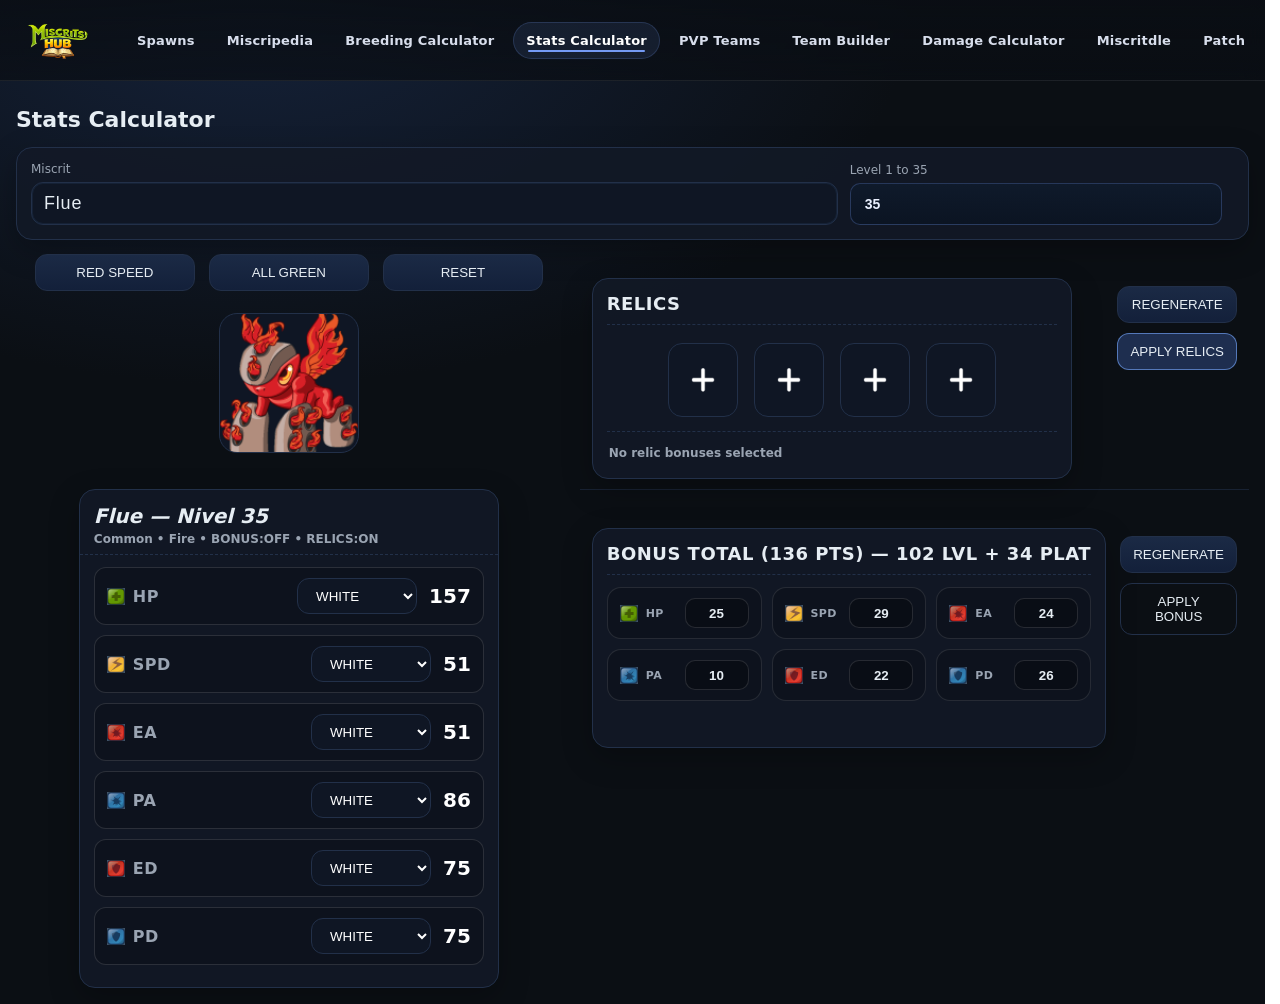
<file: html/statscalculator.html>
<!doctype html>
<html lang="es">
<head>
  <meta charset="utf-8" />
  <meta name="viewport" content="width=device-width,initial-scale=1" />
  <title>Miscrits Hub — Stats Calculator</title>

  <link rel="stylesheet" href="../styles.css" />
  <link rel="stylesheet" href="../styles/stats_calculator.css" />

  <link rel="icon" href="../assets/images/logo.png" sizes="32x32">
  <link rel="apple-touch-icon" href="../assets/images/logo.png">
</head>

<body>
  <header class="siteHeader">
    <div class="wrap siteHeader__inner">
      <a class="brand" href="../index.html" aria-label="Ir a Miscrits Hub">
        <img
          src="../assets/images/logo.png"
          alt="Miscrits Hub"
          class="brand__logo"
          draggable="false"
        />
      </a>

      <button
        class="navToggle"
        id="navToggle"
        type="button"
        aria-label="Abrir menú"
        aria-controls="mainNav"
        aria-expanded="false"
      >
        <img class="navToggle__icon" src="../assets/images/icons/menu.png" alt="" />
      </button>

      <nav id="mainNav" class="siteNav" aria-label="Navegación principal">
        <a class="siteNav__link" href="../index.html">Spawns</a>
        <a class="siteNav__link" href="../html/miscripedia.html">Miscripedia</a>
        <a class="siteNav__link" href="../html/breeding.html">Breeding Calculator</a>
        <a class="siteNav__link is-active" href="../html/statscalculator.html">Stats Calculator</a>
        <a class="siteNav__link" href="../html/pvp.html">PVP Teams</a>
        <a class="siteNav__link" href="../html/teambuilder.html">Team Builder</a>
        <a class="siteNav__link" href="../html/damage.html">Damage Calculator</a>
        <a class="siteNav__link" href="../html/miscritdle.html">Miscritdle</a>
        <a class="siteNav__link" href="../html/patchs.html">Patch Notes</a>
      </nav>
    </div>
  </header>

  <main class="wrap sc">
    <h1 class="sc__title">Stats Calculator</h1>

    <!-- CONTROLES TOP -->
    <section class="card sc__panel">
      <div class="filters sc__filters sc__filters--search">
        <div class="field">
          <label for="sc-guess">Miscrit</label>

          <!-- Picker -->
          <div class="miscritpicker miscritpicker--md sc__picker">
            <input
              id="sc-guess"
              class="dmgx__search"
              type="text"
              placeholder="Write a Miscrit name"
              autocomplete="off"
            />
            <div id="scDropdown" class="miscritpicker__dropdown" hidden></div>
          </div>
        </div>

        <div class="field">
          <label for="levelInput">Level 1 to 35</label>
          <input id="levelInput" type="number" min="1" max="35" value="35" class="sc__input"/>
        </div>
      </div>
    </section>

    <section class="sc__stage">
      <div class="sc__left">
        <div class="sc__presets">
          <button id="presetRedSpeed" class="btn sc__presetBtn" type="button">RED SPEED</button>
          <button id="presetAllGreen" class="btn sc__presetBtn" type="button">ALL GREEN</button>
          <button id="resetBtn" class="btn sc__presetBtn" type="button">RESET</button>
        </div>

        <div class="sc__avatarWrap">
          <img id="avatarImg" class="sc__bigAvatar" src="../assets/images/miscrits_avatar/preset_avatar.png" alt="">
        </div>

        <!-- RESULT STATS CARD -->
        <section class="card sc__result sc__result--compact" aria-live="polite">
          <div class="sc__resultHead">
            <p class="sc__name" id="title">—</p>
            <div class="sc__meta" id="subtitle">—</div>
          </div>

          <div class="sc__statList">
            <div class="scrow" data-stat="hp">
              <span class="sck sck--hp">HP</span>

              <select class="sccolor" id="cHp">
                <option value="white">WHITE</option>
                <option value="green">GREEN</option>
                <option value="red">RED</option>
              </select>

              <strong id="outHp">—</strong>
            </div>

            <div class="scrow" data-stat="spd">
              <span class="sck sck--spd">SPD</span>

              <select class="sccolor" id="cSpd">
                <option value="white">WHITE</option>
                <option value="green">GREEN</option>
                <option value="red">RED</option>
              </select>

              <strong id="outSpd">—</strong>
            </div>

            <div class="scrow" data-stat="ea">
              <span class="sck sck--ea">EA</span>

              <select class="sccolor" id="cEa">
                <option value="white">WHITE</option>
                <option value="green">GREEN</option>
                <option value="red">RED</option>
              </select>

              <strong id="outEa">—</strong>
            </div>

            <div class="scrow" data-stat="pa">
              <span class="sck sck--pa">PA</span>

              <select class="sccolor" id="cPa">
                <option value="white">WHITE</option>
                <option value="green">GREEN</option>
                <option value="red">RED</option>
              </select>

              <strong id="outPa">—</strong>
            </div>

            <div class="scrow" data-stat="ed">
              <span class="sck sck--ed">ED</span>

              <select class="sccolor" id="cEd">
                <option value="white">WHITE</option>
                <option value="green">GREEN</option>
                <option value="red">RED</option>
              </select>

              <strong id="outEd">—</strong>
            </div>

            <div class="scrow" data-stat="pd">
              <span class="sck sck--pd">PD</span>

              <select class="sccolor" id="cPd">
                <option value="white">WHITE</option>
                <option value="green">GREEN</option>
                <option value="red">RED</option>
              </select>

              <strong id="outPd">—</strong>
            </div>
          </div>
          <div class="sc__error" id="err"></div>
        </section>

        <div class="sc__hiddenColors" hidden>
          <select id="cHp"><option value="white">white</option><option value="green">green</option><option value="red">red</option></select>
          <select id="cSpd"><option value="white">white</option><option value="green">green</option><option value="red">red</option></select>
          <select id="cEa"><option value="white">white</option><option value="green">green</option><option value="red">red</option></select>
          <select id="cPa"><option value="white">white</option><option value="green">green</option><option value="red">red</option></select>
          <select id="cEd"><option value="white">white</option><option value="green">green</option><option value="red">red</option></select>
          <select id="cPd"><option value="white">white</option><option value="green">green</option><option value="red">red</option></select>
        </div>
      </div>

      <div class="sc__right">

                <!-- RELICS -->
        <div class="sc__bonusRow">
          <section class="card sc__relics">
            <div class="sc__bonusSoloHead">
              <p class="sc__bonusTitle">RELICS</p>
            </div>

            <div class="dmgx__slots sc__relicSlots">
              <button class="dmgx__slot relic-slot" type="button" data-slot="0"></button>
              <button class="dmgx__slot relic-slot" type="button" data-slot="1"></button>
              <button class="dmgx__slot relic-slot" type="button" data-slot="2"></button>
              <button class="dmgx__slot relic-slot" type="button" data-slot="3"></button>
            </div>

            <div hidden>
              <select class="scRelic" data-slot="0"></select>
              <select class="scRelic" data-slot="1"></select>
              <select class="scRelic" data-slot="2"></select>
              <select class="scRelic" data-slot="3"></select>
            </div>
            <div class="sc__relicTotals" id="relicTotals"></div>
          </section>

          <div class="sc__bonusSideBtns">
            <button id="regenRelicsBtn" class="btnRegenRelics" type="button">REGENERATE</button>
            <button id="applyRelicsBtn" class="btn ghost" type="button">APPLY RELICS</button>
          </div>
        </div>
        <!-- BONUS TOTAL -->
        <div class="sc__bonusRow">
          <section class="card sc__bonusSolo">
            <div class="sc__bonusSoloHead">
              <p class="sc__bonusTitle" id="bonusTitle">BONUS</p>
            </div>

            <div class="sc__totalsGrid sc__totalsGrid--inputs">
              <div class="sctotal"><b class="sck sck--hp">HP</b><input id="bHp" class="sc__bonusInput" type="number" min="0" value="0" /></div>
              <div class="sctotal"><b class="sck sck--spd">SPD</b><input id="bSpd" class="sc__bonusInput" type="number" min="0" value="0" /></div>
              <div class="sctotal"><b class="sck sck--ea">EA</b><input id="bEa" class="sc__bonusInput" type="number" min="0" value="0" /></div>
              <div class="sctotal"><b class="sck sck--pa">PA</b><input id="bPa" class="sc__bonusInput" type="number" min="0" value="0" /></div>
              <div class="sctotal"><b class="sck sck--ed">ED</b><input id="bEd" class="sc__bonusInput" type="number" min="0" value="0" /></div>
              <div class="sctotal"><b class="sck sck--pd">PD</b><input id="bPd" class="sc__bonusInput" type="number" min="0" value="0" /></div>
            </div>
          </section>

          <div class="sc__bonusSideBtns">
            <button id="regenBonusBtn" class="btnRegen" type="button">REGENERATE</button>
            <button id="applyBonusBtn" class="btn ghost" type="button">APPLY BONUS</button>
          </div>
        </div>
    </section>
  </main>

    <!-- RELIC MODAL -->
  <div class="relic-modal" id="relicModal" hidden>
    <div class="relic-modal__overlay" data-action="close-relic"></div>

    <div class="relic-modal__card">
      <div class="relic-modal__head">
        <div class="relic-modal__title" id="relicModalTitle">Relics</div>
        <button class="btn ghost" type="button" data-action="close-relic">Close</button>
      </div>

      <div class="relic-modal__search">
        <input id="relicSearch" type="text" placeholder="Search relic..." />
      </div>

      <div class="relic-modal__grid" id="relicGrid"></div>
    </div>
  </div>

  <script src="../js/gtm.js"></script>
  <script src="../js/statscalculator.js"></script>
  <script src="../js/nav.js" defer></script>  
</body>
</html>
</file>
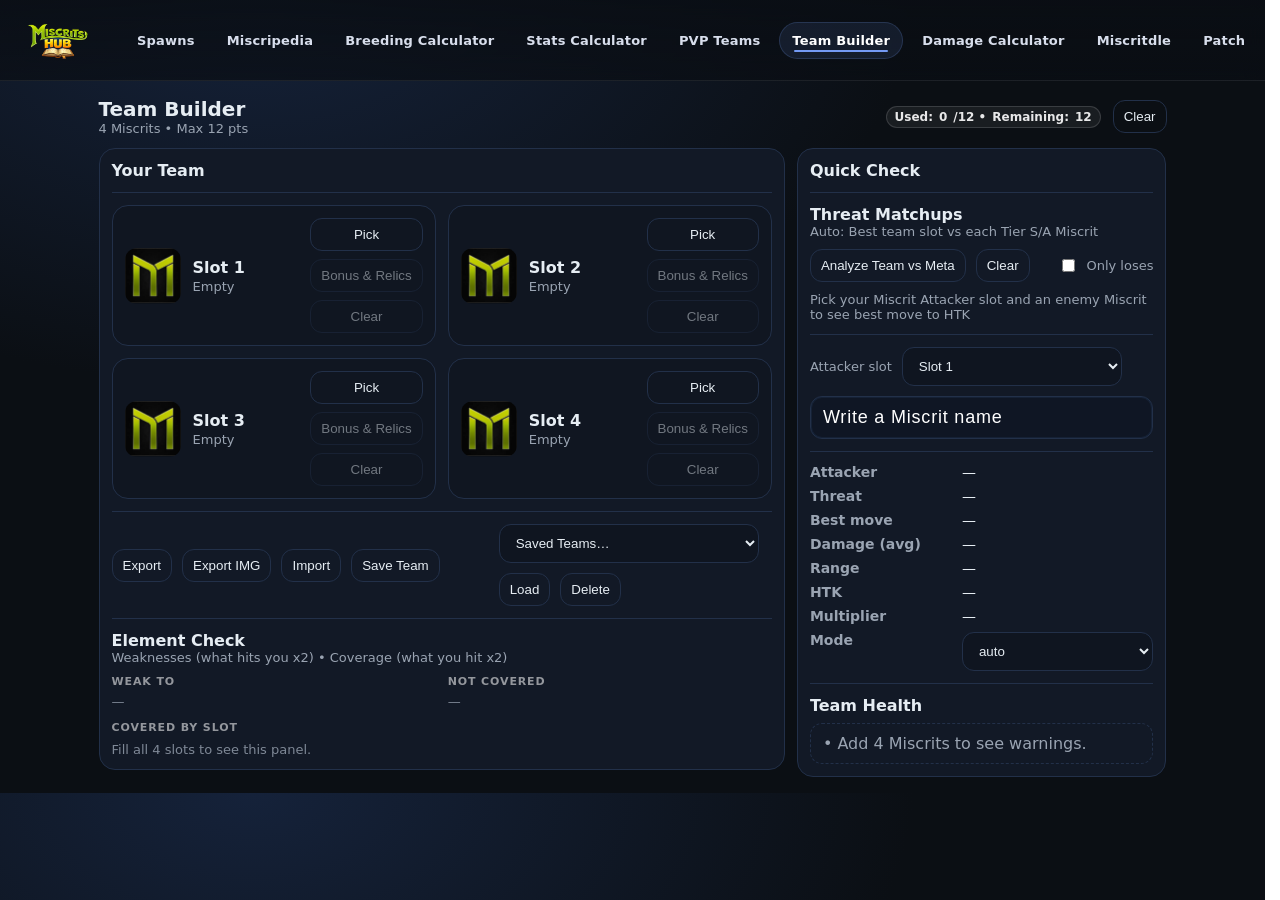
<file: html/teambuilder.html>
<!doctype html>
<html lang="es">
<head>
  <meta charset="utf-8" />
  <meta name="viewport" content="width=device-width,initial-scale=1" />
  <title>Miscrits Team Builder</title>

  <link rel="stylesheet" href="../styles.css" />
  <link rel="stylesheet" href="../styles/team_builder.css" />

  <link rel="icon" href="../assets/images/logo.png" sizes="32x32">
  <link rel="apple-touch-icon" href="../assets/images/logo.png">
</head>

<body>
  <header class="siteHeader">
    <div class="wrap siteHeader__inner">
      <a class="brand" href="../index.html" aria-label="Ir a Miscrits Hub">
        <img
          src="../assets/images/logo.png"
          alt="Miscrits Hub"
          class="brand__logo"
          draggable="false"
        />
      </a>

      <button
        class="navToggle"
        id="navToggle"
        type="button"
        aria-label="Abrir menú"
        aria-controls="mainNav"
        aria-expanded="false"
      >
        <img class="navToggle__icon" src="../assets/images/icons/menu.png" alt="" />
      </button>

      <nav id="mainNav" class="siteNav" aria-label="Navegación principal">
        <a class="siteNav__link" href="../index.html">Spawns</a>
        <a class="siteNav__link" href="../html/miscripedia.html">Miscripedia</a>
        <a class="siteNav__link" href="../html/breeding.html">Breeding Calculator</a>
        <a class="siteNav__link" href="../html/statscalculator.html">Stats Calculator</a>
        <a class="siteNav__link" href="../html/pvp.html">PVP Teams</a>
        <a class="siteNav__link is-active" href="../html/teambuilder.html">Team Builder</a>
        <a class="siteNav__link" href="../html/damage.html">Damage Calculator</a>
        <a class="siteNav__link" href="../html/miscritdle.html">Miscritdle</a>
        <a class="siteNav__link" href="../html/patchs.html">Patch Notes</a>
      </nav>
    </div>
  </header>

  <main class="tb-wrap">
    <div class="tb-top">
      <div>
        <div style="font-size:20px;font-weight:900;">Team Builder</div>
        <div class="tb-small">4 Miscrits • Max 12 pts</div>
      </div>

      <div class="tb-points">
        <div id="tbPointsPill" class="tb-pill">
          <b>Used:</b> <span id="tbUsed">0</span>/12 • <b>Remaining:</b> <span id="tbLeft">12</span>
        </div>
        <button id="tbClearAll" class="tb-btn" type="button">Clear</button>
      </div>
    </div>

    <div id="tbError" class="tb-warn" hidden></div>

    <div class="tb-grid">
      <!-- LEFT: TEAM -->
      <section class="tb-card">
        <div style="display:flex;align-items:center;justify-content:space-between;gap:10px;">
          <div style="font-weight:800;">Your Team</div>
        </div>

        <div class="tb-hr"></div>

        <div class="tb-slots" id="tbSlots"></div>

        <div class="tb-hr"></div>

        <div class="tb-row" style="justify-content:space-between; gap:10px; flex-wrap:wrap;">
          <div style="display:flex; gap:10px; flex-wrap:wrap;">
            <button id="tbExportBtn" class="tb-btn" type="button">Export</button>
            <button id="tbExportImgBtn" class="tb-btn" type="button">Export IMG</button>
            <button id="tbImportBtn" class="tb-btn" type="button">Import</button>
            <button id="tbSaveTeamBtn" class="tb-btn" type="button">Save Team</button>
          </div>

          <div style="display:flex; gap:10px; align-items:center; flex-wrap:wrap;">
            <select id="tbSavedSelect" class="tb-input" style="max-width:260px;">
              <option value="">Saved Teams…</option>
            </select>
            <button id="tbLoadSavedBtn" class="tb-btn" type="button">Load</button>
            <button id="tbDeleteSavedBtn" class="tb-btn" type="button">Delete</button>
          </div>
        </div>

        <div class="tb-hr"></div>

        <div style="font-weight:800;">Element Check</div>
        <div class="tb-small">Weaknesses (what hits you x2) • Coverage (what you hit x2)</div>

        <div class="tb-elgrid" style="margin-top:10px;">
          <div class="tb-elcol">
            <div class="tb-label">Weak to</div>
            <div id="tbWeakBox" class="tb-els"></div>
          </div>

          <div class="tb-elcol">
            <div class="tb-label">Not covered</div>
            <div id="tbNotCoveredBox" class="tb-els"></div>
          </div>
        </div>

        <div style="margin-top:12px;">
          <div class="tb-label">Covered by slot</div>
          <div id="tbCoveredBySlot" class="tb-coverSlots"></div>
        </div>
      </section>

      <!-- RIGHT: ANALYSIS -->
      <aside class="tb-card">
        <div style="font-weight:800;">Quick Check</div>

        <div class="tb-hr"></div>
        <div style="font-weight:800;">Threat Matchups</div>
        <div class="tb-small">Auto: Best team slot vs each Tier S/A Miscrit</div>

        <div class="tb-row" style="margin-top:10px; justify-content:space-between;">
          <div style="display:flex; gap:10px; align-items:center;">
            <button id="tbAnalyzeThreats" class="tb-btn" type="button">Analyze Team vs Meta</button>
            <button id="tbClearThreats" class="tb-btn" type="button">Clear</button>
          </div>
          <label class="tb-small" style="display:flex;gap:8px;align-items:center;">
            <input type="checkbox" id="tbShowOnlyLoses" />
            Only loses
          </label>
        </div>

        <div id="tbThreatsBox" style="margin-top:10px;"></div>

        <div class="tb-small">Pick your Miscrit Attacker slot and an enemy Miscrit to see best move to HTK</div>

        <div class="tb-hr"></div>

        <div class="tb-row">
          <label class="tb-small" for="tbAtkSlot">Attacker slot</label>
          <select id="tbAtkSlot" class="tb-input" style="max-width:220px;">
            <option value="0">Slot 1</option>
            <option value="1">Slot 2</option>
            <option value="2">Slot 3</option>
            <option value="3">Slot 4</option>
          </select>
        </div>

        <div style="margin-top:10px;">
          <div class="miscritpicker miscritpicker--md">
            <input
              id="tbThreatSearch"
              class="dmgx__search"
              type="text"
              placeholder="Write a Miscrit name"
              autocomplete="off"
            />
            <div id="tbThreatDropdown" class="miscritpicker__dropdown" hidden></div>
          </div>
        </div>

        <div class="tb-hr"></div>

        <div class="tb-kv">
          <b>Attacker</b> <span id="tbOutAtk">—</span>
          <b>Threat</b>   <span id="tbOutDef">—</span>
          <b>Best move</b> <span id="tbOutMove">—</span>
          <b>Damage (avg)</b> <span id="tbOutAvg">—</span>
          <b>Range</b> <span id="tbOutRange">—</span>
          <b>HTK</b> <span id="tbOutHtk">—</span>
          <b>Multiplier</b> <span id="tbOutMul">—</span>
          <b>Mode</b>
          <select id="tbMode" class="tb-input" style="max-width:220px;">
            <option value="auto">auto</option>
            <option value="physical">physical</option>
            <option value="elemental">elemental</option>
          </select>
        </div>

        <div class="tb-hr"></div>

        <div style="font-weight:800;">Team Health</div>
        <div id="tbHealth" class="tb-warn" style="margin-top:8px;">
          Add 4 Miscrits to see warnings.
        </div>
      </aside>
    </div>
  </main>

  <!-- PICKER MODAL -->
  <div id="tbPickerModal" class="modal" hidden>
    <div class="modal__panel">
      <div class="modal__top">
        <div class="modal__title" id="tbPickerTitle">Pick Miscrit</div>
        <button class="tb-btn" type="button" id="tbPickerClose">Close</button>
      </div>

      <div class="tb-row" style="margin-bottom:10px;">
        <input id="tbPickerSearch" class="tb-input" placeholder="Search miscrit..." />
        <label class="tb-small" style="display:flex;gap:8px;align-items:center;">
          <input type="checkbox" id="tbOnlyAffordable" checked />
          Only affordable
        </label>
      </div>

      <div id="tbPickerGrid" class="modal__grid"></div>
    </div>
  </div>

  <div id="tbToast" class="tb-toast" hidden></div>

  <!-- IMPORT MODAL -->
  <div id="tbImportModal" class="modal" hidden>
    <div class="modal__panel" style="max-width:720px;">
      <div class="modal__top">
        <div class="modal__title">Import Team JSON</div>
        <button class="tb-btn" type="button" id="tbImportClose">Close</button>
      </div>

      <div class="tb-small" style="margin-bottom:10px; opacity:.8;">
        Paste the exported JSON here and click Import.
      </div>

      <textarea id="tbImportText" class="tb-input" rows="8" placeholder="Paste JSON..."></textarea>

      <div class="tb-row" style="justify-content:flex-end; gap:10px; margin-top:10px;">
        <button id="tbImportCancel" class="tb-btn" type="button">Cancel</button>
        <button id="tbImportApply" class="tb-btn" type="button">Import</button>
      </div>
    </div>
  </div>

  <!-- BONUS & RELICS MODAL -->
  <div id="tbBRModal" class="modal" hidden>
    <div class="modal__panel" style="max-width:920px;">
      <div class="modal__top">
        <div class="modal__title" id="tbBRTitle">Bonus & Relics</div>
        <button class="tb-btn" type="button" id="tbBRClose">Close</button>
      </div>

      <div class="tb-small" id="tbBRSub" style="opacity:.8; margin-bottom:10px;">
        Set bonus points and relics for this Miscrit.
      </div>

      <div class="tb-hr"></div>

      <div class="tb-br-grid">
        <!-- LEFT COLUMN -->
        <div class="tbBRCol tbBRCol--left">
          <div class="tb-label" style="margin-bottom:8px;">Bonus points</div>

          <div class="tb-br-bonus">
            <label class="tb-small">HP <input id="tbBR_HP" class="tb-input" type="number" step="1"></label>
            <label class="tb-small">SPD <input id="tbBR_SPD" class="tb-input" type="number" step="1"></label>
            <label class="tb-small">EA <input id="tbBR_EA" class="tb-input" type="number" step="1"></label>
            <label class="tb-small">PA <input id="tbBR_PA" class="tb-input" type="number" step="1"></label>
            <label class="tb-small">ED <input id="tbBR_ED" class="tb-input" type="number" step="1"></label>
            <label class="tb-small">PD <input id="tbBR_PD" class="tb-input" type="number" step="1"></label>
          </div>

          <div class="tb-small" style="opacity:.7; margin-top:8px;">
            These bonuses apply on top of the level 35 totals.
          </div>

          <div class="tbBRBlock" style="margin-top:14px;">
            <div class="tbBRBlock__title">FINAL STATS (BASE 35 + BONUS + RELICS)</div>

            <div class="tbBRPresetRow">
              <button id="tbBRAllGreen" class="tb-btn tb-btn--sm" type="button">ALL GREEN</button>
              <button id="tbBRRS" class="tb-btn tb-btn--sm" type="button">RS</button>
            </div>

            <div class="tbBRKV" id="tbBRFinalStats">
              <div class="tbBRKV__row"><b>HP</b><span>—</span></div>
              <div class="tbBRKV__row"><b>SPD</b><span>—</span></div>
              <div class="tbBRKV__row"><b>EA</b><span>—</span></div>
              <div class="tbBRKV__row"><b>PA</b><span>—</span></div>
              <div class="tbBRKV__row"><b>ED</b><span>—</span></div>
              <div class="tbBRKV__row"><b>PD</b><span>—</span></div>
            </div>
          </div>
        </div>

        <!-- RIGHT COLUMN -->
        <div class="tbBRCol tbBRCol--right">
          <div class="tbBRBlock">
            <div class="tbBRBlock__title">RELICS BONUS PREVIEW</div>

            <div class="tbBRKV" id="tbBRRelicPreview">
              <div class="tbBRKV__row"><b>HP</b><span>0</span></div>
              <div class="tbBRKV__row"><b>SPD</b><span>0</span></div>
              <div class="tbBRKV__row"><b>EA</b><span>0</span></div>
              <div class="tbBRKV__row"><b>PA</b><span>0</span></div>
              <div class="tbBRKV__row"><b>ED</b><span>0</span></div>
              <div class="tbBRKV__row"><b>PD</b><span>0</span></div>
            </div>
          </div>

          <div class="tbBRRelicsBelow">
            <div class="tbBRRelicsLeft">
              <div class="tb-label" style="margin-bottom:8px;">Relics</div>

              <div class="tbRelicSlotsRow">
                <button type="button" class="tbRelicSlot" data-rslot="0" aria-label="Relic slot 1 (lvl 10)" title="Relic 1 (lvl 10)">
                  <img class="tbRelicSlot__img" src="../assets/images/relics/CRUZ.png" alt="" draggable="false">
                  <span class="tbRelicSlot__lvl">10</span>
                </button>

                <button type="button" class="tbRelicSlot" data-rslot="1" aria-label="Relic slot 2 (lvl 20)" title="Relic 2 (lvl 20)">
                  <img class="tbRelicSlot__img" src="../assets/images/relics/CRUZ.png" alt="" draggable="false">
                  <span class="tbRelicSlot__lvl">20</span>
                </button>

                <button type="button" class="tbRelicSlot" data-rslot="2" aria-label="Relic slot 3 (lvl 30)" title="Relic 3 (lvl 30)">
                  <img class="tbRelicSlot__img" src="../assets/images/relics/CRUZ.png" alt="" draggable="false">
                  <span class="tbRelicSlot__lvl">30</span>
                </button>

                <button type="button" class="tbRelicSlot" data-rslot="3" aria-label="Relic slot 4 (lvl 35)" title="Relic 4 (lvl 35)">
                  <img class="tbRelicSlot__img" src="../assets/images/relics/CRUZ.png" alt="" draggable="false">
                  <span class="tbRelicSlot__lvl">35</span>
                </button>
              </div>

              <input id="tbBR_R1" type="hidden" />
              <input id="tbBR_R2" type="hidden" />
              <input id="tbBR_R3" type="hidden" />
              <input id="tbBR_R4" type="hidden" />
            </div>
          </div>
        </div>
      </div>


      <div class="tb-hr"></div>

      <div class="tb-row" style="justify-content:flex-end; gap:10px;">
        <button id="tbBRReset" class="tb-btn" type="button">Reset</button>
        <button id="tbBRApply" class="tb-btn" type="button">Apply</button>
      </div>
    </div>
  </div>

  <!-- RELIC PICKER MODAL -->
  <div id="tbRelicModal" class="modal" hidden>
    <div class="modal__panel" style="max-width:900px;">
      <div class="modal__top">
        <div class="modal__title" id="tbRelicModalTitle">Relics</div>
        <button class="tb-btn" type="button" data-action="tbRelicClose">Close</button>
      </div>

      <div class="tb-row" style="margin-top:10px; gap:10px;">
        <input id="tbRelicSearch" class="tb-input" placeholder="Search relic..." />
        <div class="tb-small" style="opacity:.75;">
          Tip: click “Empty” to clear the slot.
        </div>
      </div>

      <div class="tb-hr"></div>

      <div id="tbRelicGrid" class="tbRelicGrid"></div>
    </div>
  </div>

  <div id="tbImgModal" class="modal" hidden>
    <div class="modal__panel" style="max-width:1100px;">
      <div class="modal__top">
        <div class="modal__title">Export IMG Preview</div>
        <div style="display:flex; gap:10px;">
          <button class="tb-btn" type="button" id="tbImgDownload">Download PNG</button>
          <button class="tb-btn" type="button" id="tbImgClose">Close</button>
        </div>
      </div>

      <div class="tb-small" style="opacity:.8; margin-bottom:10px;">
        Ajusta sliders → preview en vivo. (Se guarda localmente.)
      </div>

      <div style="display:grid; grid-template-columns: 1fr 320px; gap:14px; align-items:start;">
        <div style="background:rgba(0,0,0,.25); border:1px solid rgba(255,255,255,.08); border-radius:14px; padding:10px;">
          <canvas id="tbImgCanvas" width="1536" height="1024" style="width:100%; height:auto; display:block; border-radius:12px;"></canvas>
        </div>

        <div style="display:flex; flex-direction:column; gap:10px;">
          <label class="tb-small">Team name
            <input id="tbImgTeamName" class="tb-input" placeholder="TEAM NAME" />
          </label>

          <label class="tb-small">Background
            <select id="tbImgBg" class="tb-input">
            </select>
          </label>

          <div class="tb-hr"></div>

          <details class="tb-acc">
            <summary>Title</summary>
            <div class="tb-acc__body">
              <label class="tb-small">Title Y
                <input id="tbImg_titleY" class="tb-input" type="range" min="0" max="300" value="145" />
              </label>
              <label class="tb-small">Title size
                <input id="tbImg_titleSize" class="tb-input" type="range" min="40" max="160" value="118" />
              </label>
            </div>
          </details>

          <details class="tb-acc">
            <summary>Avatars</summary>
            <div class="tb-acc__body">
              <label class="tb-small">Avatar Y
                <input id="tbImg_avatarY" class="tb-input" type="range" min="0" max="600" value="240" />
              </label>
              <label class="tb-small">Avatar size
                <input id="tbImg_avatarSize" class="tb-input" type="range" min="60" max="220" value="140" />
              </label>
              <label class="tb-small">Avatar gap
                <input id="tbImg_avatarGap" class="tb-input" type="range" min="20" max="220" value="120" />
              </label>
            </div>
          </details>

          <details class="tb-acc">
            <summary>Badges (RS / S+)</summary>
            <div class="tb-acc__body">
              <label class="tb-small">Badge Y
                <input id="tbImg_badgeY" class="tb-input" type="range" min="0" max="600" value="210" />
              </label>
              <label class="tb-small">Badge size
                <input id="tbImg_badgeSize" class="tb-input" type="range" min="20" max="90" value="56" />
              </label>
            </div>
          </details>

          <details class="tb-acc">
            <summary>Weakness / Coverage</summary>
            <div class="tb-acc__body">
              <label class="tb-small">Type X
                <input id="tbImg_typeX" class="tb-input" type="range" min="0" max="1536" value="370" />
              </label>
              <label class="tb-small">Weak label Y
                <input id="tbImg_weakY" class="tb-input" type="range" min="0" max="1024" value="700" />
              </label>
              <label class="tb-small">Coverage label Y
                <input id="tbImg_covY" class="tb-input" type="range" min="0" max="1024" value="900" />
              </label>
            </div>
          </details>

          <details class="tb-acc">
            <summary>Icon sizing</summary>
            <div class="tb-acc__body">
              <label class="tb-small">Icon radius
                <input id="tbImg_iconR" class="tb-input" type="range" min="18" max="80" value="40" />
              </label>
              <label class="tb-small">Icon step (vertical)
                <input id="tbImg_iconStep" class="tb-input" type="range" min="50" max="140" value="98" />
              </label>
            </div>
          </details>

          <button class="tb-btn" type="button" id="tbImgReset" style="margin-top:6px;">Reset layout</button>
        </div>
      </div>
    </div>
  </div>

  <script src="../js/gtm.js"></script>
  <script src="../js/nav.js" defer></script>
  <script type="module" src="../js/teambuilder.js"></script>

  <datalist id="tbRelicsLvl10"></datalist>
  <datalist id="tbRelicsLvl20"></datalist>
  <datalist id="tbRelicsLvl30"></datalist>
  <datalist id="tbRelicsLvl35"></datalist>
</body>
</html>
</file>
<file: styles.css>
:root{
  --bg:#0b0f14;
  --card:#121926;
  --muted:#9aa4b2;
  --text:#e6edf3;
  --line:#223049;
  --accent:#7aa2ff;
  --accent2:#4ade80;
  --danger:#fb7185;
  --radius:16px;
}

@font-face {
  font-family: "Louis";
  src: url("../assets/fonts/Louis.ttf") format("truetype");
  font-weight: normal;
  font-style: normal;
  font-display: swap;
}

@font-face {
  font-family: "Montserrat";
  src: url("../assets/fonts/Montserrat-Black.otf") format("opentype");
  font-weight: normal;
  font-style: normal;
  font-display: swap;
}

/* ===============================
   Base / Reset
================================ */
*{ box-sizing:border-box; }

html{
  scrollbar-gutter: stable;
  overflow-y: auto;
}

body{
  margin:0;
  font-family: ui-sans-serif, system-ui, -apple-system, Segoe UI, Roboto, Arial;
  background: radial-gradient(1200px 700px at 20% 0%, #15223a 0%, var(--bg) 55%);
  color:var(--text);
}

.wrap{
  max-width:1280px;
  margin:0 auto;
  padding:16px;
  min-width:0;
}

/* ===============================
   Top Header / Nav
================================ */
.top{
  border-bottom:1px solid var(--line);
  background: rgba(18,25,38,.75);
  backdrop-filter: blur(10px);
  position: sticky;
  top: 0;
  z-index: 10;
}

.topbar{
  display:flex;
  align-items:flex-start;
  gap:18px;
  padding-top:14px;
  padding-bottom:14px;
}

.top h1{ margin:8px 0 2px; font-size:28px; }
.top p{ margin:0 0 10px; color:var(--muted); }

.topnav{
  display:flex;
  gap:10px;
}

.topnav__link{
  display:inline-flex;
  align-items:center;
  justify-content:center;
  padding:10px 14px;
  border-radius:999px;
  border:1px solid var(--line);
  background: rgba(15,22,36,.65);
  color: var(--text);
  text-decoration:none;
  font-weight:800;
  font-size:13px;
  transition: border-color .15s ease, transform .15s ease, filter .15s ease;
}

.topnav__link:hover{
  transform: translateY(-1px);
  border-color: rgba(96,165,250,.35);
  filter: brightness(1.05);
}

.topnav__link.is-active{
  background: linear-gradient(90deg, rgba(59,130,246,.95), rgba(99,102,241,.95));
  border-color: rgba(96,165,250,.65);
  box-shadow: 0 0 0 3px rgba(59,130,246,.14);
}

/* ===============================
   Card / Buttons / Inputs
================================ */
.card{
  background: rgba(18,25,38,.9);
  border:1px solid var(--line);
  border-radius: var(--radius);
  box-shadow: 0 10px 30px rgba(0,0,0,.25);
}

.field label{
  display:block;
  font-size:12px;
  color:var(--muted);
  margin:0 0 6px;
}

input[type="text"], select{
  width:100%;
  padding:10px 12px;
  border-radius:12px;
  border:1px solid var(--line);
  outline:none;
  background:#0f1624;
  color:var(--text);
}

input[type="checkbox"]{
  width:auto;
  padding:0;
  border:0;
  background:transparent;
}

input::placeholder{ color:#6b778b; }

.btn{
  padding:10px 12px;
  border-radius:12px;
  border:1px solid var(--line);
  background: linear-gradient(180deg, #1b2a45, #13203a);
  color:var(--text);
  cursor:pointer;
  min-width:110px;
}

.btn:hover{ border-color:#2f4468; }
.btn.ghost{ background:transparent; }

/* ===============================
   Filters
================================ */
.filters{
  display:grid;
  grid-template-columns: 1.2fr .8fr 1fr auto;
  gap:12px;
  padding:14px;
  align-items:end;
}

.actions{
  display:flex;
  gap:10px;
  justify-content:flex-end;
}

/* ===============================
   Meta / Results Grid
================================ */
.meta{ margin:14px 2px; }
#count{ color:var(--muted); font-size:13px; }

.grid{
  display:grid;
  grid-template-columns: repeat(3, 1fr);
  gap:14px;
  padding-bottom:18px;
  min-width:0;
}

.empty{
  grid-column:1/-1;
  padding:18px;
  color:var(--muted);
  text-align:center;
}

/* ===============================
   Miscrit Card
================================ */
.miscrit{
  padding:14px;
  content-visibility: auto;
  contain-intrinsic-size: 200px;
}

.miscrit__head{
  display:flex;
  justify-content:space-between;
  gap:10px;
  align-items:flex-start;
  padding-bottom:10px;
  border-bottom:1px dashed var(--line);
  margin-bottom:10px;
}

.miscrit__left{
  display:flex;
  gap:12px;
  align-items:center;
  min-width:0;
}

.miscrit__avatar{
  width:48px;
  height:48px;
  object-fit:contain;
  border-radius:10px;
  background:#0f1624;
  border:1px solid var(--line);
  flex: 0 0 auto;
}

.miscrit__name{
  margin:0;
  font-size:18px;
}

.miscrit__type{
  color:var(--muted);
  font-size:13px;
  margin-top:4px;
  display:flex;
  align-items:center;
  gap:6px;
}

.type-icon{
  width:18px;
  height:18px;
  object-fit:contain;
  vertical-align:middle;
}

.badge{
  font-size:12px;
  padding:6px 10px;
  border-radius:999px;
  border:1px solid var(--line);
  background:#0f1624;
  font-weight:600;
  flex: 0 0 auto;
}

.badge--common{ color:#d8d8d8; }
.badge--rare{ color:#60a5fa; }
.badge--epic{ color:#00ff00; }
.badge--exotic{ color:#a78bfa; }
.badge--legendary{
  color:#facc15;
  text-shadow: 0 0 6px rgba(250,204,21,.35);
  border-color: rgba(250,204,21,.5);
}

/* ===============================
   Spawns
================================ */
.spawns{
  display:flex;
  flex-direction:column;
  gap:10px;
}

.spawn{
  padding:10px;
  border:1px solid var(--line);
  border-radius:14px;
  background:#0f1624;
  position: relative;
  overflow:hidden;
}

.spawn__top{
  display:flex;
  justify-content:space-between;
  gap:10px;
  align-items:center;
  margin-bottom:6px;
  min-width:0;
}

.spawn__place{ font-weight:600; }
.spawn__lvl{ color:var(--muted); font-size:12px; }

.pills{ display:flex; flex-wrap:wrap; gap:8px; }

.pill{
  font-size:12px;
  padding:6px 10px;
  border-radius:999px;
  border:1px solid var(--line);
  background: rgba(122,162,255,.12);
  color: var(--accent);
}

.spawn::before{
  content:"";
  position:absolute;
  inset:0;
  background-image: var(--spawn-bg);
  background-size: cover;
  background-position: center;
  opacity: 0.12;
  z-index:0;
}

.spawn > *{
  position: relative;
  z-index:1;
}

/* ===============================
   Footer / Pager
================================ */
.footer{
  border-top:1px solid var(--line);
  color:var(--muted);
  background:#0a0e14;
}

.pager{
  display:flex;
  align-items:center;
  justify-content:space-between;
  gap:12px;
  padding:12px 14px;
  margin: 10px 0 16px;
  flex-wrap: wrap;
}

.pager__mid{
  display:flex;
  align-items:center;
  gap:14px;
  color: var(--muted);
  font-size: 13px;
  flex-wrap: wrap;
}

.pager__label{
  display:flex;
  align-items:center;
  gap:8px;
  flex-wrap: wrap;
}

.pager select{ width:auto; }

/* ===============================
   Today Pill
================================ */
.today-pill{
  position: relative;
  display:inline-flex;
  align-items:center;
  cursor:pointer;
  user-select:none;
}

.today-pill input{
  position:absolute;
  left:0;
  top:0;
  width:1px;
  height:1px;
  margin:0;
  opacity:0;
  pointer-events:none;
}

.today-pill__ui{
  display:flex;
  align-items:center;
  gap:12px;
  height:48px;
  min-width:210px;
  padding:0 18px;
  border-radius:999px;
  background:linear-gradient(180deg, #182339, #0f1624);
  border:1px solid rgba(255,255,255,.12);
  box-shadow:
    0 10px 24px rgba(0,0,0,.35),
    inset 0 1px 0 rgba(255,255,255,.06);
  transition:transform .15s ease, border-color .15s ease, box-shadow .15s ease, filter .15s ease;
}

.today-pill__text{
  text-align:center;
  font-weight:800;
  letter-spacing:.6px;
  color:#d6e3ff;
}

.today-pill__icon{
  width:44px;
  height:44px;
  display:grid;
  place-items:center;
  border-radius:14px;
  background:rgba(255,255,255,.06);
  border:1px solid rgba(255,255,255,.10);
}

.today-pill:hover .today-pill__ui{
  transform:translateY(-1px);
  border-color:rgba(96,165,250,.35);
  filter:brightness(1.05);
}

.today-pill input:checked + .today-pill__ui{
  background:linear-gradient(90deg, rgba(59,130,246,.95), rgba(99,102,241,.95));
  border-color:rgba(96,165,250,.65);
  box-shadow:
    0 12px 28px rgba(0,0,0,.45),
    0 0 0 3px rgba(59,130,246,.18),
    inset 0 1px 0 rgba(255,255,255,.14);
}

.today-pill input:checked + .today-pill__ui .today-pill__text{ color:#ffffff; }
.today-pill input:checked + .today-pill__ui .today-pill__icon{
  background:rgba(255,255,255,.18);
  border-color:rgba(255,255,255,.25);
}

.today-pill input:focus-visible + .today-pill__ui{
  outline:3px solid rgba(96,165,250,.5);
  outline-offset:2px;
}

.brand{
  display:flex;
  align-items:flex-start;
  text-decoration:none;
  flex:0 0 auto;
}

.brand__logo{
  height:90px;
  width:auto;
  display:block;
  object-fit:contain;
}

.topnav--header{ margin-top:6px; }

/* ===============================
   Relics
================================ */
.relic-slots{
  display:grid;
  grid-template-columns: repeat(4, 1fr);
  gap:10px;
}

.relic-slot{
  border:1px solid var(--line);
  background:#0f1624;
  border-radius:14px;
  padding:10px;
  min-height:74px;
  display:flex;
  align-items:center;
  justify-content:center;
  gap:10px;
  cursor:pointer;
}

.relic-slot:hover{ border-color: rgba(96,165,250,.35); }

/* ===============================
   MODAL
================================ */
.relic-modal{
  position:fixed;
  inset:0;
  z-index:999;
  display:grid;
  place-items:center;
}

.relic-modal[hidden]{ display:none !important; }

.relic-modal__overlay{
  position:absolute;
  inset:0;
  background: rgba(0,0,0,.65);
  backdrop-filter: blur(4px);
}

.relic-modal__card{
  position:relative;
  width:min(860px, 94vw);
  max-height: min(82vh, 740px);
  overflow:hidden;
  border:1px solid var(--line);
  border-radius:22px;
  background:#0b1220;
  box-shadow: 0 18px 80px rgba(0,0,0,.6);
  display:flex;
  flex-direction:column;
}

.relic-modal__head{
  display:flex;
  align-items:center;
  justify-content:space-between;
  gap:12px;
  padding:14px 16px;
  border-bottom:1px solid var(--line);
}

.relic-modal__title{ font-weight:900; font-size:16px; }

.relic-modal__search{
  padding:12px 16px;
  border-bottom:1px solid var(--line);
}

.relic-modal__search input{ width:100%; }

.relic-modal__grid{
  padding:14px 16px;
  overflow:auto;
  display:grid;
  grid-template-columns: repeat(3, minmax(0, 1fr));
  gap:12px;
}

@media (max-width: 820px){
  .relic-modal__grid{ grid-template-columns: repeat(2, minmax(0, 1fr)); }
}

.relic-item{
  border:1px solid var(--line);
  background:#0f1624;
  border-radius:16px;
  padding:12px;
  display:flex;
  gap:12px;
  align-items:center;
  cursor:pointer;
}

.relic-item:hover{ border-color: rgba(168,85,247,.35); }

.relic-item__img{
  width:44px;
  height:44px;
  object-fit:contain;
  border-radius:12px;
  background: rgba(255,255,255,.04);
}

.relic-item__text{
  display:flex;
  flex-direction:column;
  gap:4px;
  min-width:0;
}

.relic-item__name{
  font-weight:900;
  white-space:nowrap;
  overflow:hidden;
  text-overflow:ellipsis;
}

.relic-item__bonus{
  color:var(--muted);
  font-size:12px;
  font-weight:700;
}

/* SEARCH */
.dmgx__search{
  color: white;
  font-size: 18px;
  width:100%;
  padding: 14px 16px;
  border-radius: 14px;
  border: 1px solid rgba(255,255,255,.10);
  background: rgba(10,14,20,.55);
  box-shadow: inset 0 0 0 1px rgba(90,160,255,.08);
  letter-spacing: .8px;
}

.dmgx__search::placeholder{
  font-size: 18px;
  color: white;
}

/* responsive */
@media (max-width: 1180px){
  .wrap{ max-width: 1100px; }
  .dmgx__grid{ grid-template-columns: 1fr; }
  .dmgx__vs{ margin: 0; font-size: 54px; }
}

.movegrid{
  display: grid;
  grid-template-columns: 1fr 1fr;
  gap: 18px 34px;
  align-items: start;
  padding: 14px 16px;
}

.movegrid__col{
  display: flex;
  flex-direction: column;
  gap: 14px;
  min-width: 0;
}

#moveModal .relic-modal__card{
  max-height: 80vh;
  overflow: auto;
}

.move-card{
  width:260px;
  height:72px;
  border:0;
  padding:0;
  background:transparent;
  cursor:pointer;
  position:relative;
  color:#ffffff;
  -webkit-text-stroke: 1px #5a3a00;
  font-size: 20px;
  font-family: "Montserrat", sans-serif;
  text-transform: uppercase;
}

.move-card__bg{
  position:absolute;
  inset:0;
  background-size:cover;
  background-position:center;
  background-repeat:no-repeat;
  border-radius:14px;
}

.move-card__icon{
  position:absolute;
  left:16px;
  top:50%;
  transform:translateY(-50%);
  width:28px;
  height:28px;
}

.move-card__name{
  position:absolute;
  left:58px;
  right:14px;
  top:14px;
  font-weight:800;
  font-style:italic;
  letter-spacing:.4px;
  text-align:left;
  color:#eaf3ff;
}

.move-card__ap{
  position:absolute;
  left:58px;
  right:14px;
  bottom:12px;
  font-weight:900;
  font-style:italic;
  text-align:left;
  color:#eaf3ff;
}

.move-card.is-enhanced .move-card__name,
.move-card.is-enhanced .move-card__ap{
  color:#ffffff;
  -webkit-text-stroke: 1px #5a3a00;
  font-size: 20px;
  font-family: "Montserrat", sans-serif;
  text-transform: uppercase;
}

.move-card.is-selected{
  outline:2px solid rgba(140,220,255,.9);
  outline-offset:2px;
  border-radius:10px;
  text-transform: uppercase;
}

#openMoveList.move-btn{
  font-family: "Montserrat", sans-serif;
  font-size: 20px;
  position: relative;
  height: 85px;
  padding: 0;
  border: 0;
  background: transparent;
  display: flex;
  align-items: center;
  justify-content: flex-start;
  gap: 12px;
  cursor: pointer;
}

#openMoveList .move-btn__bg{
  position: absolute;
  inset: 0;
  background-size: 100% 100%;
  background-repeat: no-repeat;
  background-position: center;
  border-radius: 14px;
}

#openMoveList .move-btn__icon{
  position: relative;
  width: 28px;
  height: 28px;
  margin-left: 18px;
}

#openMoveList .move-btn__name{
  position: relative;
  margin-top: -25px;
  letter-spacing: .5px;
  text-transform: uppercase;
  color: #ffffff;
  -webkit-text-stroke: 1px #000000;
  text-align: center;
}

#openMoveList .move-btn__ap{
  position: absolute;
  left: 58px;
  bottom: 10px;
  font-weight: 900;
  color: #ffffff;
  -webkit-text-stroke: 1px #000000;
}

.miscritpicker {
  position: relative;
}

@media (max-width: 820px) {
  .miscritdle__controls {
    grid-template-columns: 1fr;
  }
}

@media (max-width: 900px) {
  .miscritdle__header,
  .miscritdle__row {
    gap: 14px;
  }
  .mdcell {
    width: 78px;
    height: 78px;
  }
  .md-elem {
    width: 46px;
    height: 46px;
  }
}

/* =========================
   SEARCH MISCRIT PICKER
========================= */

.miscritpicker--md {
  position: relative;
}

.miscritpicker__dropdown {
  position: absolute;
  z-index: 50;
  left: 0;
  right: 0;
  top: calc(100% + 8px);

  border-radius: 14px;
  border: 1px solid rgba(255,255,255,.10);
  background: rgba(10, 14, 18, .92);
  backdrop-filter: blur(10px);

  max-height: 320px;
  overflow: auto;
  padding: 6px;
  box-shadow: 0 18px 60px rgba(0,0,0,.55);
}

.miscritpicker__item {
  width: 100%;
  display: flex;
  align-items: center;
  gap: 10px;

  padding: 10px 10px;
  border-radius: 12px;
  border: 1px solid transparent;
  background: transparent;

  color: var(--text);
  cursor: pointer;
  text-align: left;
}

.miscritpicker__item:hover,
.miscritpicker__item.is-active {
  background: rgba(255,255,255,.06);
  border-color: rgba(255,255,255,.10);
}

.miscritpicker__avatar {
  width: 26px;
  height: 26px;
  border-radius: 8px;
  object-fit: cover;
  flex: 0 0 auto;
}

.miscritpicker__name {
  font-size: 13px;
  line-height: 1.1;
}

@media (max-width: 980px) {
  .breeding__grid {
    grid-template-columns: 1fr;
  }
  .br-stats {
    grid-template-columns: repeat(2, minmax(0, 1fr));
  }
}

@media (max-width: 820px){
  .br-sim__stats{ grid-template-columns:repeat(2, minmax(0,1fr)); }
}

/* =========================
   STATS CALCULATOR
========================= */

.sc__title{
  margin: 10px 0 14px;
  font-size: 22px;
  line-height: 1.2;
}

.sc__panel{
  padding: 0;
}

.filters.sc__filters{
  grid-template-columns: 1.3fr .6fr auto;
}

.sc__actions{
  display:flex;
  gap:10px;
  justify-content:flex-end;
}

@media (max-width: 980px){
  .filters.sc__filters{ grid-template-columns: 1fr 1fr; }
  .filters.sc__filters .actions{ grid-column:1/-1; }
}

.sc__result{
  margin-top: 14px;
  overflow:hidden;
}

.sc__head{
  padding: 14px;
  display:flex;
  align-items:center;
  gap:12px;
  border-bottom:1px dashed var(--line);
}

.sc__avatar{
  width:56px;
  height:56px;
  object-fit:cover;
  border-radius:12px;
  border:1px solid var(--line);
  background:#0f1624;
  flex:0 0 auto;
}

.sc__headText{
  min-width:0;
}

.sc__name{
  margin:0;
  font-weight:900;
  font-size:20px;
  font-style: italic;
}

.sc__meta{
  margin-top:4px;
  color:var(--muted);
  font-size:12px;
  font-weight:800;
}

.sc__statsgrid{
  display:grid;
  grid-template-columns: repeat(3, minmax(0, 1fr));
  gap:12px;
  padding:14px;
}

@media (max-width: 980px){
  .sc__statsgrid{ grid-template-columns: repeat(2, minmax(0, 1fr)); }
}

@media (max-width: 620px){
  .sc__statsgrid{ grid-template-columns: 1fr; }
}

.scstat{
  border:1px solid var(--line);
  background:#0f1624;
  border-radius:14px;
  padding:12px;
  display:flex;
  flex-direction:column;
  gap:10px;
  min-width:0;
}

.scstat__top{
  display:flex;
  align-items:center;
  justify-content:space-between;
  gap:10px;
}

.scstat__k{
  font-weight:900;
  letter-spacing:.6px;
  text-transform:uppercase;
  font-size:12px;
  color: rgba(255,255,255,.88);
}

.scstat__v{
  font-weight:900;
  font-size:22px;
  color: var(--text);
}

.scstat__color{
  height: 38px;          /* sube un poco */
  line-height: 38px;     /* igual al height para centrar vertical */
  padding: 0 14px;       /* deja aire */
  display: inline-flex;  /* ayuda en algunos browsers */
  align-items: center;   /* centra */
}


.scstat__color[data-val="white"]{ color:#ffffff; }
.scstat__color[data-val="green"]{ color:#6dff7a; }
.scstat__color[data-val="red"]{ color:#ff6b6b; }

.sc__note{
  padding: 0 14px 14px;
  color: var(--muted);
  font-size: 12px;
  line-height: 1.35;
}

.sc__error{
  padding: 0 14px 14px;
  color: var(--danger);
  font-size: 12px;
  white-space: pre-wrap;
}

/* =========================
   STATS CALCULATOR — BONUS UI
========================= */
.sc__bonus{
  margin-top:14px;
  padding:14px;
}

.sc__bonusHead{
  display:flex;
  justify-content:space-between;
  align-items:flex-end;
  gap:14px;
  padding-bottom:10px;
  border-bottom:1px dashed var(--line);
  margin-bottom:12px;
  flex-wrap:wrap;
}

.sc__bonusTitle{
  margin:0;
  font-weight:900;
  letter-spacing:.4px;
  text-transform:uppercase;
}

.sc__bonusMeta{
  color:var(--muted);
  font-size:12px;
  margin-top:6px;
  max-width:720px;
}

.sc__bonusActions{
  display:flex;
  gap:10px;
  align-items:center;
}

.sc__toggle{
  display:flex;
  gap:8px;
  align-items:center;
  font-size:12px;
  color:var(--muted);
  font-weight:900;
  text-transform:uppercase;
  letter-spacing:.3px;
}

.sc__bonusGrid{
  display:grid;
  grid-template-columns: 1.2fr .8fr;
  gap:12px;
  align-items:start;
}

.sc__bonusList{
  border:1px solid var(--line);
  background:#0f1624;
  border-radius:14px;
  overflow:auto;
  max-height: 360px;
}

.sc__bonusRow{
  display:flex;
  justify-content:space-between;
  gap:12px;
  padding:10px 12px;
  border-bottom:1px solid rgba(34,48,73,.6);
  font-size:12px;
}

.sc__bonusRow:last-child{ border-bottom:none; }

.sc__bonusLvl{
  font-weight:900;
  color:#fff;
  letter-spacing:.4px;
}

.sc__bonusTxt{
  color:var(--muted);
  font-weight:800;
  text-align:right;
}

.sc__bonusTotals{
  border:1px solid var(--line);
  background:#0f1624;
  border-radius:14px;
  padding:12px;
}

.sc__totalsGrid{
  margin-top:10px;
  display:grid;
  grid-template-columns: repeat(3, minmax(0, 1fr));
  gap:10px;
}

.sctotal{
  border:1px solid rgba(255,255,255,.10);
  background: rgba(0,0,0,.18);
  border-radius:12px;
  padding:10px;
  display:flex;
  justify-content:space-between;
  align-items:center;
  gap:10px;
}

.sctotal b{
  color:var(--muted);
  font-size:11px;
  font-weight:900;
  letter-spacing:.4px;
  text-transform:uppercase;
}

.sctotal span{
  font-weight:900;
  color:#fff;
}

.sc__empty{
  padding:14px;
  color:var(--muted);
  text-align:center;
}

@media (max-width: 980px){
  .sc__bonusGrid{ grid-template-columns: 1fr; }
  .sc__bonusList{ max-height: 260px; }
}

/* =========================
   STATS CALCULATOR — BONUS SOLO (editable)
========================= */
.sc__bonusSolo{
  margin-top:14px;
  padding:14px;
}

.sc__totalsGrid--inputs .sctotal{
  gap:12px;
}

.sc__bonusInput::-webkit-outer-spin-button,
.sc__bonusInput::-webkit-inner-spin-button{
  -webkit-appearance: none;
  margin: 0;
}

/* Nota más discreta */
.sc__note--small {
  font-size: 12px;
  opacity: 0.7;
}

/* =========================
   BONUS CARDS — LAYOUT PRO
   (2 cards lado a lado)
========================= */

.sc__bonusRow2{
  margin-top: 14px;
  display: grid;
  grid-template-columns: repeat(2, minmax(0, 1fr));
  gap: 14px;
  align-items: stretch;
}

.sc__bonusSolo + .sc__bonusSolo{
  margin-top: 0;
}

.sc__bonusSolo{
  padding: 14px;
  margin-top: 100px;
  max-width: none;
  width: 100%;
  min-height: 220px;
}

.btnRegen{
    padding:10px 12px;
    border-radius:12px;
    border:1px solid var(--line);
    background: linear-gradient(180deg, #1b2a45, #13203a);
    color:var(--text);
    cursor:pointer;
    min-width:110px;
    margin-top: 100px;
}

.btnRegenRelics{
    padding:10px 12px;
    border-radius:12px;
    border:1px solid var(--line);
    background: linear-gradient(180deg, #1b2a45, #13203a);
    color:var(--text);
    cursor:pointer;
    min-width:110px;
}

.sc__input{
  width: 100%;
  height: 42px;

  padding: 0 14px;

  background: linear-gradient(
    180deg,
    #0f1a2b 0%,
    #0b1422 100%
  );

  border: 1px solid rgba(120, 160, 255, 0.25);
  border-radius: 10px;

  color: #eaf0ff;
  font-size: 14px;
  font-weight: 600;

  outline: none;
  transition: border .2s ease, box-shadow .2s ease;
}

.sc__bonusSoloHead{
  padding-bottom: 10px;
  margin-bottom: 12px;
  border-bottom: 1px dashed var(--line);
  display:flex;
  align-items:center;
  justify-content:space-between;
  gap: 12px;
  flex-wrap: nowrap;
}

.sc__bonusTitle{
  font-size: 18px;
  font-weight: 900;
  letter-spacing: .5px;
  text-transform: uppercase;
  margin: 0;
  white-space: nowrap;
}

.sc__bonusActions{
  display:flex;
  align-items:center;
  gap: 10px;
}

/* Toggle más compacto */
.sc__toggle{
  display:flex;
  align-items:center;
  gap: 8px;
  font-size: 11px;
  color: var(--muted);
  font-weight: 900;
  text-transform: uppercase;
  letter-spacing: .3px;
  white-space: nowrap;
}

/* Grid interno de inputs como el screenshot */
.sc__totalsGrid--inputs{
  display:grid;
  grid-template-columns: repeat(3, minmax(0, 1fr));
  gap: 10px;
}

/* Cada “cajita” */
.sc__totalsGrid--inputs .sctotal{
  border-radius: 14px;
  padding: 10px 12px;
  border: 1px solid rgba(255,255,255,.10);
  background: rgba(0,0,0,.18);
  display:flex;
  align-items:center;
  justify-content:space-between;
  gap: 10px;
}

.sc__totalsGrid--inputs .sctotal b{
  font-size: 11px;
  color: var(--muted);
  font-weight: 900;
  letter-spacing: .4px;
  text-transform: uppercase;
}

/* Input “pill” pequeño como tu screenshot */
.sc__bonusInput{
  width: 64px;
  height: 30px;
  padding: 0 10px;
  border-radius: 10px;
  border: 1px solid rgba(255,255,255,.12);
  background: rgba(0,0,0,.25);
  color: var(--text);
  font-weight: 900;
  outline: none;
  text-align: center;
}

.sc__bonusSolo .sc__note--small{
  margin-top: 10px;
  font-size: 11px;
  color: var(--muted);
  opacity: .85;
}

@media (max-width: 980px){
  .sc__bonusRow2{
    grid-template-columns: 1fr;
  }
}

/* ===============================
   Responsive
================================ */
@media (max-width: 980px){
  .filters{ grid-template-columns: 1fr 1fr; }
  .actions{ grid-column:1/-1; justify-content:stretch; }
  .btn{ flex:1; }
  .grid{ grid-template-columns: repeat(2, 1fr); }
  .detail-layout{ grid-template-columns: 1fr; }
  .side{ position: static; }
  .pvp{ grid-template-columns: 1fr; }
}

@media (max-width: 620px){
  .grid{ grid-template-columns: 1fr; }
}

@media (max-width: 620px){
  .topbar{
    flex-direction:column;
    align-items:flex-start;
  }
  .topnav--header{ margin-top:4px; }
  .brand__logo{ height:54px; }
}

/* =========================
   STATS — STAGE LAYOUT (like screenshot)
========================= */
.sc__stage{
  margin-top: 14px;
  display:grid;
  grid-template-columns: 1fr 1fr;
  gap: 18px;
  align-items:start;
}

@media (max-width: 980px){
  .sc__stage{ grid-template-columns: 1fr; }
}

.sc__left{
  display:flex;
  flex-direction:column;
  gap:14px;
  align-items:center;
}

.sc__presets{
  display:flex;
  gap:14px;
  justify-content:center;
  width:100%;
}

.sc__presetBtn{
  min-width: 160px;
}

.sc__avatarWrap{
  display:flex;
  justify-content:center;
  align-items:center;
  padding: 8px 0;
}

.sc__bigAvatar{
  width: 140px;
  height: 140px;
  border-radius: 18px;
  border:1px solid var(--line);
  background:#0f1624;
  object-fit:cover;
}

.sc__result--compact{
  width: 100%;
  max-width: 420px;
}

.sc__resultHead{
  padding: 14px 14px 8px;
  border-bottom: 1px dashed var(--line);
}

.sc__statList{
  padding: 12px 14px 8px;
  display:flex;
  flex-direction:column;
  gap:10px;
}

.scrow{
  display:flex;
  justify-content:space-between;
  align-items:center;
  gap:12px;
  border:1px solid rgba(255,255,255,.10);
  background: rgba(0,0,0,.18);
  border-radius: 12px;
  padding: 10px 12px;
}

.sck{
  font-weight:900;
  text-transform:uppercase;
  letter-spacing:.4px;
  color: var(--muted);
}

.scrow strong{
  font-weight:900;
  font-size: 20px;
}

.sc__right{
  display:flex;
  flex-direction:column;
  gap:14px;
}

.sc__bonusRow{
  display:grid;
  grid-template-columns: 1fr auto;
  gap: 14px;
  align-items:start;
}

.sc__bonusSideBtns{
  display:flex;
  flex-direction:column;
  gap: 10px;
  padding-top: 8px;
}

.btn.is-active{
  background: rgba(90,140,255,.25);
  border-color: rgba(120,170,255,.6);
}

/* =========================
   STAT ICONS
========================= */

.sck{
  display:flex;
  align-items:center;
  gap:8px;
}

.sck::before{
  content:"";
  width:18px;
  height:18px;
  background-size:contain;
  background-repeat:no-repeat;
  background-position:center;
  flex-shrink:0;
}

.sck--hp::before  { background-image: url("./assets/images/icons/hp.png"); }
.sck--spd::before { background-image: url("./assets/images/icons/sp.png"); }
.sck--ea::before  { background-image: url("./assets/images/icons/ea.png"); }
.sck--pa::before  { background-image: url("./assets/images/icons/pa.png"); }
.sck--ed::before  { background-image: url("./assets/images/icons/ed.png"); }
.sck--pd::before  { background-image: url("./assets/images/icons/pd.png"); }

/* =========================
   STATS — COLOR SELECT + COLORING
========================= */

.scrow{
  display:grid;
  grid-template-columns: 1fr 120px auto;
  align-items:center;
}

.sccolor{
  height: 36px;
  line-height: 36px;
  padding: 0 14px;
  display: inline-flex;
  align-items: center;
  justify-content: center;
  .scrow{ overflow: visible; }
}

.scrow[data-color="white"] .sccolor{ color:#ffffff; }
.scrow[data-color="green"] .sccolor{ color:#6dff7a; }
.scrow[data-color="red"]   .sccolor{ color:#ff6b6b; }

.scrow[data-color="white"] strong{ color:#ffffff; }
.scrow[data-color="green"] strong{ color:#6dff7a; }
.scrow[data-color="red"]   strong{ color:#ff6b6b; }

.scrow[data-color="white"]{
  border-color: rgba(255,255,255,.12);
}

.scrow[data-color="green"]{
  border-color: rgba(109,255,122,.25);
  box-shadow: 0 0 0 2px rgba(109,255,122,.10) inset;
}

.scrow[data-color="red"]{
  border-color: rgba(255,107,107,.25);
  box-shadow: 0 0 0 2px rgba(255,107,107,.10) inset;
}

.dmgx__slot.relic-slot{
  width: 70px;
  height: 58px;
}

.dmgx__slots{
  display: flex;
  gap: 16px;
}

.sc__relics {
  max-width: 480px;
  width: 100%;
}

.sc__relicSlots {
  display: flex;
  justify-content: center;
  align-items: center;
  gap: 30px;
}

.sc__bonusSolo{
  margin-top: 0 !important;
}

.sc__bonusRow{
  margin-top: 14px;
}

.btnRegen{
  margin-top: 0 !important;
}

.sc__relics{
  padding: 14px !important;
}

.sc__relicsHead{
  display: flex;
  justify-content: space-between;
  align-items: center;
  gap: 12px;
  padding-bottom: 10px;
  margin-bottom: 12px;
  border-bottom: 1px dashed var(--line);
}

.sc__relicsTitle{
  margin: 0;
  font-weight: 900;
  letter-spacing: .5px;
  text-transform: uppercase;
}

.sc__relicSlots{
  display: flex;
  justify-content: center;
  align-items: center;
  gap: 16px !important;
  padding: 6px 4px 2px;
}

.relic-slot{
  width: 64px;
  height: 64px;
  border-radius: 999px;
  padding: 0;
}

.pvp-carousel {
  overflow: hidden;
}

.pvp-carousel__track {
  overflow: hidden;
  width: 100%;
}

.pvp-marquee {
  display: flex;
  gap: 18px;
  align-items: stretch;
  width: max-content;
  will-change: transform;
}

.team-card.topteam-card {
  flex: 0 0 auto;
  width: 320px;
  max-width: calc(100vw - 80px);
  box-sizing: border-box;
}
.tb__points { font-weight: 700; }
.tb__points.is-over { color: #ff4d4d; }

.tb__slots { display: grid; grid-template-columns: repeat(2, 1fr); gap: 12px; }
.tb__slot { padding: 12px; border-radius: 12px; background: rgba(255,255,255,.04); }
.tb__slotHead { font-weight: 700; margin-bottom: 8px; }
.tb__input { width: 100%; padding: 10px; border-radius: 10px; }

.tb__dd { margin-top: 8px; display: grid; gap: 6px; }
.tb__ddItem { text-align: left; padding: 8px 10px; border-radius: 10px; }
.tb__rar { opacity: .7; font-size: .9em; }

.tb__elemGrid{
  display:grid;
  grid-template-columns: repeat(3, minmax(0, 1fr));
  gap:10px;
  margin-top:10px;
}

.tb__elemBadge{
  display:flex;
  align-items:center;
  gap:10px;
  padding:10px;
  border-radius:12px;
  background: rgba(255,255,255,.03);
  border: 1px solid rgba(255,255,255,.08);
}

.tb__elemBadge img{
  width:20px;
  height:20px;
}

.tb__elemBadge b{
  margin-left:auto;
  font-size:14px;
}

.tb__analysisBlock{
  margin-top: 14px;
}

.tb__analysisTitle{
  font-weight: 800;
  letter-spacing: .04em;
  margin-bottom: 10px;
}

.tb__analysisBody{
  opacity: .9;
}

.tb__muted{ opacity: .7; }

.tb__elemGrid{
  display: grid;
  grid-template-columns: repeat(6, minmax(140px, 1fr));
  gap: 10px;
}

@media (max-width: 1100px){
  .tb__elemGrid{ grid-template-columns: repeat(3, minmax(140px, 1fr)); }
}
@media (max-width: 620px){
  .tb__elemGrid{ grid-template-columns: repeat(2, minmax(140px, 1fr)); }
}

.tb__elemCard{
  border: 1px solid rgba(255,255,255,.12);
  border-radius: 14px;
  padding: 10px 10px 9px;
  background: rgba(255,255,255,.04);
}

.tb__elemCard--good{ box-shadow: 0 0 0 1px rgba(80, 200, 120, .25) inset; }
.tb__elemCard--ok{   box-shadow: 0 0 0 1px rgba(255, 200, 80, .25) inset; }
.tb__elemCard--bad{  box-shadow: 0 0 0 1px rgba(255, 90, 90, .25) inset; }

.tb__elemTop{
  display: flex;
  align-items: center;
  gap: 8px;
  margin-bottom: 8px;
}

.tb__elemIcon{
  width: 22px;
  height: 22px;
  image-rendering: -webkit-optimize-contrast;
}

.tb__elemName{
  text-transform: capitalize;
  font-weight: 700;
  opacity: .95;
}

.tb__elemStats{
  display: flex;
  gap: 8px;
}

.tb__mini{
  flex: 1;
  display: flex;
  align-items: baseline;
  justify-content: space-between;
  padding: 6px 8px;
  border-radius: 10px;
  background: rgba(0,0,0,.22);
  border: 1px solid rgba(255,255,255,.08);
}

.tb__mini span{ opacity: .8; font-size: 12px; }
.tb__mini b{ font-size: 14px; }

.tb__problemsRow{
  display: flex;
  gap: 10px;
  flex-wrap: wrap;
}

.tb__problem{
  display: flex;
  align-items: center;
  gap: 8px;
  padding: 8px 10px;
  border-radius: 12px;
  background: rgba(0,0,0,.22);
  border: 1px solid rgba(255,255,255,.10);
}

.tb__problem img{
  width: 18px;
  height: 18px;
}
.tb__problem span{ text-transform: capitalize; opacity: .9; }
.tb__problem b{ margin-left: 6px; }

.tb__ddMeta{
  margin-left: auto;
  opacity: .75;
  font-size: 12px;
}
.miscritpicker__item{
  display:flex;
  align-items:center;
  gap:10px;
}

.tb__picker,
.tb__slot .miscritpicker {
  position: relative;
}

.tb__slot .tb__dd.miscritpicker__dropdown {
  position: absolute;
  top: calc(100% + 8px);
  left: 0;
  right: 0;
  max-height: 320px;
  overflow: auto;
  z-index: 50;
  border-radius: 14px;
}

.card,
.tb__slots,
.tb__slot {
  overflow: visible;
}

.tb__panel { position: relative; z-index: 1; }
.tb__slots { position: relative; z-index: 2; }

.tb__slot {
  min-height: 110px;
}

.miscritpicker__dropdown[hidden] { display: none !important; }

.tb__picker .tb__input {
  padding-left: 52px;
}

.tb__picked {
  position: absolute;
  left: 12px;
  top: 50%;
  transform: translateY(-50%);
  width: 34px;
  height: 34px;
  border-radius: 10px;
  overflow: hidden;
  pointer-events: none;
  box-shadow: 0 0 0 1px rgba(255,255,255,0.08);
  background: rgba(0,0,0,0.25);
}

.tb__pickedImg {
  width: 100%;
  height: 100%;
  display: block;
  object-fit: cover;
}

.tb__panel {
  display: grid;
  grid-template-columns: 1fr 320px;
  gap: 20px;
  align-items: start;
}

.tb__counterList {
  display: flex;
  flex-direction: column;
  gap: 12px;
}

.tb__counter {
  display: flex;
  gap: 10px;
  align-items: center;
}

.tb__counterAvatar {
  width: 40px;
  height: 40px;
  border-radius: 8px;
}
.tb__panelGrid{
  display: grid;
  grid-template-columns: 1fr 360px;
  gap: 18px;
  align-items: start;
}

.tb__panelLeft{ min-width: 0; }
.tb__panelRight{ min-width: 0; }

.tb__panelBottom{
  grid-column: 1 / -1;
}

.tb__countersGrid{
  display: grid;
  gap: 10px;
}

.tb__countersGrid.is-row{
  grid-auto-flow: column;
  grid-auto-columns: minmax(160px, 1fr);
  overflow-x: auto;
  padding-bottom: 6px;
}

/* Mobile: que no se rompa */
@media (max-width: 420px){
  .scrow{
    grid-template-columns: 1fr auto;
    grid-template-areas:
      "label value"
      "select select";
    row-gap: 8px;
  }
  .scrow .sck{ grid-area: label; }
  .scrow strong{ grid-area: value; justify-self:end; }
  .scrow .sccolor{ grid-area: select; width: 100%; }
}

@media (max-width: 640px) {
  .miscritdle__header { display: none; }

  .miscritdle__board {
    max-width: 100%;
    padding: 0 0 14px;
    gap: 10px;
  }

  .miscritdle__row {
    grid-template-columns: repeat(2, minmax(0, 1fr));
    gap: 8px;
    justify-items: center;

    padding: 10px;
    border: 1px solid rgba(255,255,255,.10);
    background: rgba(0,0,0,.14);
    border-radius: 16px;
  }

  .mdcell {
    width: 100%;
    max-width: 150px;
    height: auto;
    aspect-ratio: 4 / 3;
    border-radius: 14px;

    position: relative;
    padding-top: 16px;
  }

  .md-avatar { width: 100%; height: 100%; object-fit: cover; }
  .md-elem   { width: 58%; height: 58%; }

  .mdcell::before {
    content: attr(data-label);
    position: absolute;
    top: 6px;
    left: 8px;
    right: 8px;
    font-size: 10px;
    font-weight: 900;
    letter-spacing: .08em;
    text-transform: uppercase;
    color: rgba(255,255,255,.85);
    text-shadow: 0 2px 8px rgba(0,0,0,.45);
    white-space: nowrap;
    overflow: hidden;
    text-overflow: ellipsis;
    pointer-events: none;
    text-align: center;
  }

  .mdtext { font-size: 12px; padding: 6px; }

  @media (min-width: 430px) {
    .miscritdle__row {
      grid-template-columns: repeat(3, minmax(0, 1fr));
      justify-items: center;
    }
    .mdcell { max-width: 130px; aspect-ratio: 1 / 1; }
  }
}

/* =========================
   Mobile Nav
========================= */

.navToggle{
  display:none;
  background:transparent;
  border:1px solid rgba(255,255,255,.12);
  border-radius:999px;
  padding:10px 12px;
  cursor:pointer;
  align-items:center;
  justify-content:center;
  gap:6px;
}

.navToggle__bar{
  display:block;
  width:18px;
  height:2px;
  background:rgba(230,237,243,.9);
  border-radius:2px;
  margin:3px 0;
}

@media (max-width: 820px){
  .topbar{
    position:relative;
    gap:12px;
  }

  .navToggle{
    display:flex;
    margin-left:auto;
  }

  .topnav--header{
    display:none;
    position:absolute;
    right:0;
    top:calc(100% + 10px);
    z-index:50;

    width:min(320px, calc(100vw - 24px));
    padding:10px;
    border-radius:16px;

    background:rgba(18,25,38,.96);
    border:1px solid rgba(255,255,255,.10);
    box-shadow:0 20px 50px rgba(0,0,0,.45);
    
    flex-direction:column;
    align-items:stretch;
    gap:8px;
  }

  .topnav--header.is-open{
    display:flex;
  }

  .topnav--header .topnav__link{
    display:block;
    width:100%;
    text-align:left;
    padding:12px 14px;
    border-radius:12px;
  }
}

.navToggle { display: none; }

@media (max-width: 820px){
  .navToggle { display: inline-flex; }

  #mainNav{
    display: none;
    position: absolute;
    top: 64px;
    right: 16px;
    left: 16px;
    padding: 12px;
    border-radius: 16px;
    background: rgba(10,14,20,.95);
    border: 1px solid rgba(255,255,255,.08);
    flex-direction: column;
    gap: 8px;
    z-index: 50;
  }

  #mainNav.is-open{
    display: flex;
  }
}

@media (max-width: 820px) {
  .topnav {
    position: absolute;
    top: calc(100% + 8px);
    right: 0;
    left: auto;

    width: min(260px, 90vw);
    padding: 12px;

    background: linear-gradient(180deg, #0e1624, #0b1220);
    border: 1px solid #1f2a44;
    border-radius: 14px;

    display: none;
    z-index: 1000;
  }

  .topnav.is-open {
    display: flex;
    flex-direction: column;
    gap: 8px;
  }
}

.topbar {
  position: relative;
}

/* =========================================================
   MOBILE
========================================================= */
@media (max-width: 460px){

  html, body{ width:100%; overflow-x:hidden; }
  .wrap{ padding: 12px; }

  /* ===============================
     HEADER
  =============================== */
  .topbar{
    flex-direction: column;
    align-items: stretch;
    gap: 10px;
  }

  .brand{ align-items:center; }
  .brand__logo{ height: 56px; }

  .top h1{ font-size: 22px; }
  .top p{ font-size: 13px; margin-bottom: 6px; }

  .navToggle{ display:inline-flex; margin-left:auto; }

  .topnav{
    display:none;
    position:absolute;
    top: calc(100% + 10px);
    left: 12px;
    right: 12px;
    width: auto;

    padding: 12px;
    border-radius: 16px;
    background: rgba(10,14,20,.96);
    border: 1px solid rgba(255,255,255,.10);
    box-shadow: 0 20px 50px rgba(0,0,0,.45);

    flex-direction: column;
    gap: 8px;
    z-index: 1000;
  }

  .topnav.is-open{ display:flex; }

  .topnav .topnav__link{
    width:100%;
    justify-content:flex-start;
    padding: 12px 14px;
    border-radius: 12px;
    font-size: 14px;
  }

  /* ===============================
     FILTERS
  =============================== */
  .filters{
    grid-template-columns: 1fr;
    gap: 10px;
  }
  .actions{
    justify-content: stretch;
  }
  .actions .btn{
    width: 100%;
    min-width: 0;
  }

  /* ===============================
     GRID
  =============================== */
  .grid{
    grid-template-columns: 1fr;
    gap: 12px;
  }

  /* ===============================
     Relics
  =============================== */
  .relic-slots{ grid-template-columns: repeat(4, minmax(0, 1fr)); gap: 8px; }
  .relic-slot{
    min-height: 64px;
  }

  .sc__relicSlots{
    gap: 10px !important;
    flex-wrap: wrap;
  }
  .movegrid{
    grid-template-columns: 1fr;
    gap: 12px;
  }
  .move-card{
    width: 100%;
    max-width: 100%;
  }
  #openMoveList.move-btn{
    width: 100%;
  }

  /* ===============================
     MODALS
  =============================== */
  .relic-modal__card{
    width: min(94vw, 520px);
    max-height: 82vh;
  }
  .relic-modal__grid{
    grid-template-columns: repeat(2, minmax(0, 1fr));
  }

  .tb__panelGrid{
    grid-template-columns: 1fr !important;
    grid-template-areas:
      "left"
      "right"
      "bottom";
    gap: 14px;
  }

  .tb__countersGrid.is-row{
    grid-auto-columns: minmax(150px, 1fr);
    overflow-x: auto;
    -webkit-overflow-scrolling: touch;
  }

  .tb__elemGrid{
    grid-template-columns: repeat(2, minmax(0, 1fr)) !important;
  }

  /* ===============================
     PVP cards — ancho controlado
  =============================== */
  .team-card.topteam-card{
    width: 300px;
    max-width: calc(100vw - 40px);
  }
}
.navToggle{
  width: 44px;
  height: 44px;
  padding: 0;
  border: 0;
  background: transparent;
  display: none;
  place-items: center;
  cursor: pointer;
}

@media (max-width: 820px){
  .navToggle{
    display: grid;
  }
}

.navToggle__icon{
  width: 36px;
  height: 36px;
  display: block;
  user-select: none;
  -webkit-user-drag: none;
}

.tagGrid{
  display:flex;
  flex-wrap:wrap;
  gap:8px;
}

.tagOpt{
  padding:8px 12px;
  border-radius:999px;
  border:1px solid rgba(242,181,68,.25);
  background: rgba(0,0,0,.35);
  color: var(--gold);
  font-weight:800;
  cursor:pointer;
  user-select:none;
}

.tagOpt.is-on{
  background: rgba(242,181,68,.18);
  border-color: rgba(242,181,68,.55);
}

/* ===============================
   NAVBAR
================================ */

.siteHeader{
  position: sticky;
  top: 0;
  z-index: 100;
  border-bottom: 1px solid rgba(255,255,255,.08);

  background:
    linear-gradient(180deg, rgba(10,14,20,.88), rgba(10,14,20,.72));
  backdrop-filter: blur(12px);
}

.siteHeader__inner{
  display:flex;
  align-items:center;
  gap:16px;
  padding-top: 12px;
  padding-bottom: 12px;
  min-width: 0;
}

.brand{
  display:flex;
  align-items:center;
  flex: 0 0 auto;
  text-decoration:none;
}

.brand__logo{
  height: 56px;
  width:auto;
  display:block;
  object-fit:contain;
}

.siteNav{
  display:flex;
  align-items:center;
  gap: 6px;
  margin-left: 8px;
  min-width: 0;

  overflow-x: auto;
  -webkit-overflow-scrolling: touch;
  scrollbar-width: none;
}

.siteNav::-webkit-scrollbar{ display:none; }

.siteNav__link{
  position: relative;
  display:inline-flex;
  align-items:center;
  justify-content:center;

  padding: 10px 12px;
  border-radius: 999px;

  color: rgba(234,241,255,.92);
  text-decoration: none;

  font-weight: 800;
  font-size: 13px;
  letter-spacing: .2px;

  border: 1px solid transparent;
  background: transparent;

  white-space: nowrap;
  transition: background .15s ease, border-color .15s ease, color .15s ease, transform .15s ease;
}

.siteNav__link:hover{
  background: rgba(255,255,255,.06);
  border-color: rgba(255,255,255,.08);
  transform: translateY(-1px);
}

.siteNav__link::after{
  content:"";
  position:absolute;
  left: 14px;
  right: 14px;
  bottom: 6px;
  height: 2px;
  border-radius: 999px;
  background: rgba(122,162,255,.0);
  transform: scaleX(.6);
  transform-origin: center;
  transition: background .15s ease, transform .15s ease;
}

.siteNav__link.is-active{
  color: #ffffff;
  background: rgba(122,162,255,.10);
  border-color: rgba(122,162,255,.18);
}

.siteNav__link.is-active::after{
  background: rgba(122,162,255,.95);
  transform: scaleX(1);
}

.navToggle{
  margin-left: auto;
  width: 44px;
  height: 44px;
  padding: 0;
  border: 1px solid rgba(255,255,255,.10);
  border-radius: 999px;
  background: rgba(255,255,255,.04);
  display: none;
  place-items: center;
  cursor: pointer;
  transition: transform .15s ease, border-color .15s ease, background .15s ease;
}

.navToggle:hover{
  transform: translateY(-1px);
  border-color: rgba(122,162,255,.25);
  background: rgba(255,255,255,.06);
}

.navToggle__icon{
  width: 26px;
  height: 26px;
  display:block;
  user-select:none;
  -webkit-user-drag:none;
}

.siteHeader,
.siteHeader__inner{
  overflow: visible;
}

.siteNav{
  overflow-x: auto;
  overflow-y: visible;
  padding-top: 2px;
  padding-bottom: 2px;
}

.siteNav__link:hover{
  transform: none;
}

/* ===============================
   MOBILE: panel desplegable
================================ */

@media (max-width: 820px){
  .navToggle{ display: grid; }

  .siteNav{
    display:none;
    position: absolute;
    top: calc(100% + 10px);
    left: 16px;
    right: 16px;

    padding: 10px;
    border-radius: 16px;

    background: rgba(10,14,20,.96);
    border: 1px solid rgba(255,255,255,.10);
    box-shadow: 0 20px 60px rgba(0,0,0,.55);
    backdrop-filter: blur(12px);

    overflow: visible;
    flex-direction: column;
    gap: 8px;
  }

  .siteNav.is-open{ display:flex; }

  .siteNav__link{
    width: 100%;
    justify-content: flex-start;
    padding: 12px 14px;
    border-radius: 14px;
    font-size: 14px;
  }

  .siteNav__link::after{
    left: 14px;
    right: 14px;
    bottom: 8px;
  }

  .siteHeader__inner{ position: relative; }
}

/* ===============================
   Checkbox pill
================================ */
.chk{
  display:flex;
  align-items:center;
  gap:10px;

  padding:10px 12px;
  border-radius:15px;

  border:1px solid rgba(255,255,255,.10);
  background: rgba(15,22,36,.55);

  color: rgba(230,237,243,.92);
  font-size:12px;
  font-weight:900;
  letter-spacing:.3px;
  text-transform: uppercase;

  cursor:pointer;
  user-select:none;

  transition: transform .15s ease, border-color .15s ease, background .15s ease, filter .15s ease;
}

.chk:hover{
  transform: translateY(-1px);
  border-color: rgba(96,165,250,.28);
  filter: brightness(1.05);
}

.chk input{
  appearance:none;
  -webkit-appearance:none;
  width:18px;
  height:18px;
  border-radius:1px;

  border:1px solid rgba(255,255,255,.14);
  background: rgba(0,0,0,.22);

  display:grid;
  place-items:center;

  box-shadow: inset 0 0 0 1px rgba(90,160,255,.10);
}

.chk input::after{
  content:"";
  width:10px;
  height:10px;
  border-radius:4px;
  background: rgba(122,162,255,.0);
  transform: scale(.6);
  transition: transform .15s ease, background .15s ease;
}

.chk input:checked{
  border-color: rgba(96,165,250,.55);
  background: rgba(122,162,255,.14);
  box-shadow:
    0 0 0 3px rgba(59,130,246,.16),
    inset 0 0 0 1px rgba(255,255,255,.08);
}

.chk input:checked::after{
  background: rgba(122,162,255,.95);
  transform: scale(1);
}

.chk:has(input:checked){
  background: rgba(122,162,255,.10);
  border-color: rgba(122,162,255,.22);
}

.chk span{
  line-height: 1.1;
  opacity: .95;
}

.chk input:focus-visible{
  outline: 3px solid rgba(96,165,250,.45);
  outline-offset: 2px;
}


@media (max-width: 460px){
  .brand__logo{ height: 52px; }
}
</file>
<file: styles/breeding_calculator.css>
/* =========================
   BREEDING CALCULATOR
========================= */

.breeding__hero p { margin-top: 8px; }
.breeding__note { margin-top: 10px; font-size: 12px; }

.breeding {
  padding: 18px;
}

.breeding__grid {
  display: grid;
  grid-template-columns: 1.2fr .9fr;
  gap: 14px;
}

.breeding__panel {
  border-radius: 16px;
  border: 1px solid rgba(255,255,255,.08);
  background: rgba(0,0,0,.14);
  padding: 14px;
}

.breeding__panelHead {
  display: flex;
  align-items: center;
  justify-content: space-between;
  gap: 12px;
  margin-bottom: 10px;
}

.breeding__title {
  margin: 0;
  font-size: 14px;
  letter-spacing: .4px;
  text-transform: uppercase;
  color: var(--text);
}

.breeding__parents {
  display: grid;
  gap: 12px;
}

.br-parent {
  border-radius: 16px;
  border: 1px solid rgba(255,255,255,.08);
  background: rgba(0,0,0,.18);
  padding: 12px;
}

.br-parent__top {
  display: grid;
  gap: 10px;
}

.br-parent__label {
  font-size: 12px;
  color: var(--muted);
  letter-spacing: .4px;
  text-transform: uppercase;
}

.br-parent__mini {
  display: flex;
  align-items: center;
  gap: 10px;
}

.br-avatar {
  width: 44px;
  height: 44px;
  border-radius: 12px;
  object-fit: cover;
  border: 1px solid rgba(255,255,255,.10);
  background: rgba(255,255,255,.02);
}

.br-name {
  font-weight: 800;
  color: var(--text);
  line-height: 1.1;
}

.br-meta {
  font-size: 12px;
  line-height: 1.1;
}

.br-stats {
  margin-top: 10px;
  display: grid;
  grid-template-columns: repeat(3, minmax(0, 1fr));
  gap: 8px;
}

.br-stats--desired {
  margin-top: 10px;
}

.br-stat {
  display: flex;
  align-items: center;
  justify-content: space-between;
  gap: 8px;
  padding: 10px 10px;
  border-radius: 14px;
  border: 1px solid rgba(255,255,255,.08);
  background: rgba(255,255,255,.02);
  color: var(--text);
}

.br-stat span {
  font-size: 12px;
  font-weight: 900;
  letter-spacing: .4px;
  text-transform: uppercase;
  color: rgba(255,255,255,.85);
}

.br-color,
.br-desired,
.br-select {
  height: 32px;
  border-radius: 10px;
  border: 1px solid rgba(255,255,255,.10);
  background: rgba(0,0,0,.25);
  color: var(--text);
  padding: 0 10px;
  outline: none;
  font-size: 12px;
}

.breeding__goal .field label {
  display: block;
  font-size: 12px;
  color: var(--muted);
  margin-bottom: 6px;
}

.br-help {
  margin-top: 6px;
  font-size: 12px;
}

.breeding__subtitle {
  margin-top: 12px;
  font-size: 12px;
  color: var(--muted);
  letter-spacing: .4px;
  text-transform: uppercase;
}

.breeding__actions {
  display: flex;
  gap: 10px;
  margin-top: 12px;
}

.breeding__status {
  margin-top: 10px;
  font-size: 12px;
}

.breeding__result {
  margin-top: 12px;
  border-radius: 16px;
  border: 1px solid rgba(255,255,255,.08);
  background: rgba(0,0,0,.18);
  padding: 12px;
}

.breeding__resultRow {
  display: flex;
  align-items: baseline;
  justify-content: space-between;
  gap: 12px;
  padding: 8px 0;
  border-bottom: 1px solid rgba(255,255,255,.06);
}

.breeding__resultRow:last-child {
  border-bottom: none;
}

.breeding__value {
  font-weight: 900;
  color: var(--text);
}

.breeding__breakdown {
  margin-top: 10px;
  white-space: pre-wrap;
  font-family: ui-monospace, SFMono-Regular, Menlo, Monaco, Consolas, "Liberation Mono", "Courier New", monospace;
  font-size: 11px;
  line-height: 1.35;
}

/* =========================
   BREEDING COLOR SELECTS
========================= */

.br-color,
.br-desired {
  font-weight: 800;
  text-transform: uppercase;
}

.br-color[data-val="White"],
.br-desired[data-val="White"] {
  color: #ffffff;
}

.br-color[data-val="Green"],
.br-desired[data-val="Green"] {
  color: #6dff7a;
}

.br-color[data-val="Red"],
.br-desired[data-val="Red"] {
  color: #ff6b6b;
}

/* =========================
   BREEDING PRESETS
========================= */

.br-parent__info {
  display: flex;
  flex-direction: column;
  gap: 6px;
}

.br-presets {
  display: flex;
  gap: 6px;
  margin-top: 4px;
}

.br-preset {
  font-size: 10px;
  padding: 4px 8px;
  border-radius: 8px;
  border: 1px solid rgba(255,255,255,.15);
  background: rgba(255,255,255,.04);
  color: var(--text);
  font-weight: 800;
  letter-spacing: .3px;
  cursor: pointer;
  transition: all .15s ease;
}

.br-preset:hover {
  background: rgba(255,255,255,.12);
}

.br-preset[data-type="red-speed"] {
  color: #ff6b6b;
}

.br-preset[data-type="all-green"] {
  color: #6dff7a;
}

/* =========================
   BREEDING GOAL PRESETS
========================= */

.br-goalPresets{
  display:flex;
  gap:8px;
  margin-top:10px;
  justify-content:flex-end;
}

.br-preset--goal{
  font-size:10px;
  padding:6px 10px;
  border-radius:10px;
  border:1px solid rgba(255,255,255,.15);
  background:rgba(255,255,255,.04);
  color:var(--text);
  font-weight:900;
  letter-spacing:.3px;
  cursor:pointer;
}

.br-preset--goal[data-type="red-speed"]{ color:#ff6b6b; }
.br-preset--goal[data-type="all-green"]{ color:#6dff7a; }

#btnNegateElement.is-active{
  outline: 2px solid rgba(255,255,255,.2);
  filter: brightness(1.1);
}

/* =========================
   BREEDING SIMULATION CARD
========================= */

.br-sim{
  margin-top:14px;
  border-radius:14px;
  border:1px solid rgba(255,255,255,.10);
  background:rgba(0,0,0,.18);
  padding:14px;
}

.br-sim__head{
  display:flex;
  justify-content:space-between;
  align-items:flex-end;
  gap:10px;
  margin-bottom:12px;
}

.br-sim__title{
  font-weight:900;
  text-transform:uppercase;
  letter-spacing:.5px;
}

.br-sim__mini{
  display:flex;
  gap:10px;
  align-items:center;
  margin-bottom:12px;
}

.br-sim__avatar{
  width:52px;
  height:52px;
  border-radius:12px;
  object-fit:cover;
  border:1px solid rgba(255,255,255,.10);
  background:rgba(255,255,255,.03);
}

.br-sim__name{
  font-weight:900;
  letter-spacing:.2px;
}

.br-sim__stats{
  display:grid;
  grid-template-columns:repeat(3, minmax(0,1fr));
  gap:10px;
}

.br-simStat{
  border-radius:12px;
  border:1px solid rgba(255,255,255,.10);
  background:rgba(255,255,255,.03);
  padding:10px;
  display:flex;
  justify-content:space-between;
  align-items:center;
  gap:10px;
}

.br-simStat__k{
  font-size:12px;
  color:var(--muted);
  font-weight:800;
  text-transform:uppercase;
}

.br-simStat__v{
  font-weight:900;
  text-transform:uppercase;
}

.br-simStat__v[data-val="White"]{ color:#fff; }
.br-simStat__v[data-val="Green"]{ color:#6dff7a; }
.br-simStat__v[data-val="Red"]{ color:#ff6b6b; }

/* =========================================================
   BREEDING — Mobile
========================================================= */
@media (max-width: 460px){

  .breeding{ padding: 12px; }

  .breeding__grid{
    grid-template-columns: 1fr;
    gap: 12px;
  }

  .breeding__panel{ padding: 12px; }

  .breeding__panelHead{
    flex-wrap: wrap;
    align-items: flex-start;
    gap: 8px;
  }

  .br-parent__top{ gap: 8px; }

  .br-stats{
    grid-template-columns: repeat(2, minmax(0, 1fr));
    gap: 8px;
  }

  @media (max-width: 360px){
    .br-stats{ grid-template-columns: 1fr; }
  }

  .br-stat{
    padding: 9px 10px;
    border-radius: 12px;
  }

  .br-color,
  .br-desired,
  .br-select{
    width: 100%;
    max-width: 100%;
  }

  .br-stat span{ font-size: 11px; }
  .br-color, .br-desired, .br-select{ height: 34px; }

  .breeding__actions{
    flex-wrap: wrap;
  }
  .breeding__actions .btn{
    flex: 1 1 160px;
    min-width: 0;
  }

  .br-presets{
    flex-wrap: wrap;
    gap: 8px;
  }

  .br-goalPresets{
    justify-content: flex-start;
    flex-wrap: wrap;
    gap: 8px;
  }

  .br-sim__stats{
    grid-template-columns: repeat(2, minmax(0, 1fr));
    gap: 10px;
  }

  @media (max-width: 360px){
    .br-sim__stats{ grid-template-columns: 1fr; }
  }

  .br-avatar{ width: 40px; height: 40px; border-radius: 10px; }
  .br-sim__avatar{ width: 46px; height: 46px; border-radius: 10px; }

  .breeding__breakdown{
    font-size: 10.5px;
    line-height: 1.3;
  }
}
</file>
<file: styles/damage_calculator.css>
/* ===============================
   Relics
================================ */
.relic-slots{
  display:grid;
  grid-template-columns: repeat(4, 1fr);
  gap:10px;
}

.relic-slot{
  border:1px solid var(--line);
  background:#0f1624;
  border-radius:14px;
  padding:10px;
  min-height:74px;
  display:flex;
  align-items:center;
  justify-content:center;
  gap:10px;
  cursor:pointer;
}

.relic-slot:hover{ border-color: rgba(96,165,250,.35); }

/* ===============================
   MODAL
================================ */
.relic-modal{
  position:fixed;
  inset:0;
  z-index:999;
  display:grid;
  place-items:center;
}

.relic-modal[hidden]{ display:none !important; }

.relic-modal__overlay{
  position:absolute;
  inset:0;
  background: rgba(0,0,0,.65);
  backdrop-filter: blur(4px);
}

.relic-modal__card{
  position:relative;
  width:min(860px, 94vw);
  max-height: min(82vh, 740px);
  overflow:hidden;
  border:1px solid var(--line);
  border-radius:22px;
  background:#0b1220;
  box-shadow: 0 18px 80px rgba(0,0,0,.6);
  display:flex;
  flex-direction:column;
}

.relic-modal__head{
  display:flex;
  align-items:center;
  justify-content:space-between;
  gap:12px;
  padding:14px 16px;
  border-bottom:1px solid var(--line);
}

.relic-modal__title{ font-weight:900; font-size:16px; }

.relic-modal__search{
  padding:12px 16px;
  border-bottom:1px solid var(--line);
}

.relic-modal__search input{ width:100%; }

.relic-modal__grid{
  padding:14px 16px;
  overflow:auto;
  display:grid;
  grid-template-columns: repeat(3, minmax(0, 1fr));
  gap:12px;
}

@media (max-width: 820px){
  .relic-modal__grid{ grid-template-columns: repeat(2, minmax(0, 1fr)); }
}

.relic-item{
  border:1px solid var(--line);
  background:#0f1624;
  border-radius:16px;
  padding:12px;
  display:flex;
  gap:12px;
  align-items:center;
  cursor:pointer;
}

.relic-item:hover{ border-color: rgba(168,85,247,.35); }

.relic-item__img{
  width:44px;
  height:44px;
  object-fit:contain;
  border-radius:12px;
  background: rgba(255,255,255,.04);
}

.relic-item__text{
  display:flex;
  flex-direction:column;
  gap:4px;
  min-width:0;
}

.relic-item__name{
  font-weight:900;
  white-space:nowrap;
  overflow:hidden;
  text-overflow:ellipsis;
}

.relic-item__bonus{
  color:var(--muted);
  font-size:12px;
  font-weight:700;
}

/* =========================================================
   DAMAGE UI 
========================================================= */

.dmgx{
  padding: 24px 0;
}

.dmgx__grid{
  display:grid;
  grid-template-columns: minmax(360px, 420px) minmax(360px, 420px) minmax(300px, 360px);
  gap: 26px;
  align-items:start;
  min-width:0;
}

.dmgx__col,
.dmgx__mid{
  min-width:0;
}

.dmgx__label{
  font-family: "Louis", sans-serif;
  font-style: italic;
  font-weight: 900;
  letter-spacing: .6px;
  color: rgba(255,255,255,.85);
  margin: 10px 0 10px;
}

.dmgx__label--center{ text-align:center; }

.dmgx__search{
  color: white;
  font-size: 18px;
  width:100%;
  padding: 14px 16px;
  border-radius: 14px;
  border: 1px solid rgba(255,255,255,.10);
  background: rgba(10,14,20,.55);
  box-shadow: inset 0 0 0 1px rgba(90,160,255,.08);
  letter-spacing: .8px;
}

.dmgx__search::placeholder{
  font-size: 18px;
  color: white;
}

.dmgx__card{
  margin-top: 14px;
  border-radius: 18px;
  border: 1px solid rgba(120,162,255,.20);
  background: rgba(6,10,16,.35);
  box-shadow: 0 24px 70px rgba(0,0,0,.45);
  padding: 16px;
  overflow:hidden;
}

.dmgx__avatarRow{
  display:flex;
  justify-content:flex-start;
  margin-bottom: 10px;
}

.dmgx__avatar{
  width: 64px;
  height: 64px;
  border-radius: 14px;
  border: 1px solid rgba(255,255,255,.12);
  background: rgba(255,255,255,.04);
  object-fit: cover;
  flex: 0 0 auto;
}

.dmgx__stats{
  display:grid;
  grid-template-columns: 1fr 1fr;
  gap: 12px 14px;
  margin-top: 6px;
  min-width:0;
}

.dmgx__stat{
  border-radius: 14px;
  border: 1px solid rgba(120,162,255,.16);
  background: rgba(10,14,20,.55);
  padding: 10px 10px 12px;
  min-width:0;
}

.dmgx__statK{
  font-size: 11px;
  font-weight: 900;
  letter-spacing: .6px;
  margin-bottom: 6px;
  opacity: .95;
}

.dmgx__statV{
  color: white;
  width: 100%;
  text-align: center;
  padding: 10px 10px;
  border-radius: 12px;
  border: 1px solid rgba(255,255,255,.14);
  background: rgba(0,0,0,.22);
  font-weight: 600;
  font-style: italic;
  font-size: 16px;
}

.dmgx__k--hp{ color: #7CFF6B; }
.dmgx__k--spd{ color: #C7FF4A; }
.dmgx__k--ea{ color: #FF3B3B; }
.dmgx__k--pa{ color: #4A6BFF; }
.dmgx__k--ed{ color: #FF3B3B; }
.dmgx__k--pd{ color: #4A6BFF; }

.dmgx__btn{
  width: 100%;
  margin-top: 14px;
  padding: 14px 14px;
  border-radius: 14px;
  border: 2px solid rgba(255,255,255,.75);
  background: rgba(0,0,0,.20);
  color: rgba(255,255,255,.95);
  font-weight: 900;
  font-style: italic;
  font-size: 24px;
  cursor: pointer;
}

.dmgx__btn:hover{
  border-color: rgba(120,220,255,.95);
  box-shadow: 0 0 0 3px rgba(120,220,255,.15);
}

.dmgx__subpanel{
  margin-top: 16px;
  border-radius: 16px;
  border: 1px solid rgba(120,162,255,.20);
  background: rgba(10,14,20,.50);
  padding: 12px;
  overflow:hidden;
}

.dmgx__tabs{
  display:flex;
  justify-content: space-between;
  gap: 12px;
  margin-bottom: 12px;
}

.dmgx__tab{
  flex: 1;
  border-radius: 999px;
  border: 1px solid rgba(255,255,255,.16);
  background: rgba(0,0,0,.18);
  color: rgba(255,255,255,.85);
  padding: 10px 12px;
  font-weight: 900;
  font-style: italic;
  cursor:pointer;
  min-width:0;
}

.dmgx__tab.is-active{
  background: rgba(80,130,255,.85);
  border-color: rgba(120,220,255,.55);
  box-shadow: 0 0 0 3px rgba(120,220,255,.12);
}

.dmgx__slots{
  display:grid;
  grid-template-columns: repeat(4, minmax(0, 1fr));
  gap: 12px;
  padding: 6px 4px 2px;
}

.dmgx__slot{
  width: 100%;
  aspect-ratio: 1 / 1;
  border-radius: 999px;
  border: 3px solid rgba(255,255,255,.75);
  background: rgba(0,0,0,.18);
  cursor:pointer;
  overflow:hidden;
}

.dmgx__slot:hover{
  border-color: rgba(120,220,255,.95);
  box-shadow: 0 0 0 3px rgba(120,220,255,.12);
}

.dmgx__mid{
  display:grid;
  grid-template-columns: 1fr;
  gap: 16px;
  align-items:start;
}

.dmgx__vs{
  font-weight: 900;
  font-style: italic;
  letter-spacing: 1px;
  font-size: 64px;
  text-align: center;
  color: rgba(255,255,255,.92);
  margin: 86px 0 0;
  text-shadow: 0 18px 80px rgba(0,0,0,.55);
}

.dmgx__col--result{ padding-top: 12px; }

.dmgx__resultTitle{
  font-weight: 900;
  font-style: italic;
  letter-spacing: 1px;
  font-size: 34px;
  color: rgba(255,255,255,.95);
  margin: 10px 0 18px;
  text-align: center;
}

.dmgx__resultBox{
  border-radius: 18px;
  border: 1px solid rgba(255, 255, 255, .10);
  background: rgba(6,10,16,.35);
  box-shadow: 0 24px 70px rgba(0,0,0,.45);
  padding: 18px 18px 22px;
  min-height: 360px;
  margin-top: 29px;
}

.dmgx__resultHead{
  font-family: "Louis", sans-serif;
  font-weight: 900;
  font-size: 26px;
  margin-bottom: 14px;
}

.dmgx__resultLine{
  display:flex;
  justify-content: space-between;
  gap: 14px;
  font-weight: 900;
  font-style: italic;
  font-size: 18px;
  color: rgba(255,255,255,.92);
  margin: 8px 0;
}

.dmgx__resultLine--space{ margin-top: 18px; } 

/* =========================================================
ESTO HACE KE SE MUESTRE EL ICONO DEL ELEMENTO + EL NOMBRE MISCRIT JIJI
========================================================= */
.miscritpicker__left {
  display: flex;
  align-items: center;
  gap: 10px;
  min-width: 0;
}

.miscritpicker__name {
  font-weight: 700;
  white-space: nowrap;
  overflow: hidden;
  text-overflow: ellipsis;
}

.miscritpicker__elem {
  width: 22px;
  height: 22px;
  flex: 0 0 22px;
  border-radius: 999px;
}

/* =========================================================
BOTON DE SWAP + COLORES DEL DAÑO
========================================================= */
.dmgx__swap{
  width: 44px;
  height: 44px;
  border-radius: 999px;
  border: 1px solid rgba(255,255,255,.18);
  background: rgba(0,0,0,.25);
  color: #fff;
  font-size: 18px;
  cursor: pointer;
  display: grid;
  place-items: center;
  margin: 8px auto 12px auto;
}

.dmgx__swap:hover{
  background: rgba(255,255,255,.08);
}

.minDamage strong {
  color: #e61b1b;
  margin-top: 60px;
}

.minDamage span {
  margin-top: 60px;
  color: #e61b1b;
  font-family: "Louis", sans-serif;
  text-transform: uppercase;
  font-style: normal;
  font-size: 21px;
}

.maxDamage strong {
  color: #85ff4d;
}

.maxDamage span {
  color: #85ff4d;
  font-family: "Louis", sans-serif;
  text-transform: uppercase;
  font-style: normal;
  font-size: 20px;
}

.avgDamage strong {
  color: #ffed4d;
  margin-top: 30px;
}

.avgDamage span {
  color: #ffed4d;
  font-family: "Louis", sans-serif;
  text-transform: uppercase;
  font-style: normal;
  font-size: 20px;
  margin-top: 30px;
}

.hitKo strong {
  color: #ffffff;
  margin-top: 80px;
}

.hitKo span {
  color: #ffffff;
  font-family: "Louis", sans-serif;
  text-transform: uppercase;
  font-style: normal;
  font-size: 20px;
  margin-top: 80px;
}

.dmgx__panel { margin-top: 10px; }

/* =========================================================
PANEL DEL BONUS
========================================================= */

.bonus__head{
  display:flex;
  justify-content: space-between;
  align-items:center;
  font-size:12px;
  color: var(--muted);
  padding: 6px 4px 10px;
}

.bonus__grid{
  display:grid;
  grid-template-columns: 1fr 1fr;
  gap: 12px 16px;
  padding: 0 4px 12px;
}

.bonus__field{
  display:flex;
  flex-direction: column;
  gap: 6px;
  font-size: 11px;
  color: var(--muted);
}

.bonus__field input{
  height: 30px;
  width: 100px;
  border-radius: 8px;
  border: 1px solid rgba(255,255,255,.12);
  background: rgba(0,0,0,.25);
  color: var(--text);
  padding: 0 10px;
}

.bonus__foot{
  display:flex;
  justify-content: space-between;
  align-items:center;
  padding: 10px 4px 2px;
  border-top: 1px solid rgba(255,255,255,.08);
  font-size: 12px;
  color: var(--muted);
}

.bonus__actions{
  display:flex;
  gap: 10px;
  align-items:center;
}

/* =========================================================
   RELICS + DAMAGE UI — Mobile
========================================================= */
@media (max-width: 460px){

  /* ===============================
     RELICS
  =============================== */
  .relic-slots{
    gap: 8px;
  }
  .relic-slot{
    min-height: 64px;
    padding: 8px;
    border-radius: 14px;
  }

  /* ===============================
     RELIC MODAL
  =============================== */
  .relic-modal__card{
    width: calc(100vw - 24px);
    max-height: 84vh;
    border-radius: 18px;
  }
  .relic-modal__head{ padding: 12px 12px; }
  .relic-modal__search{ padding: 10px 12px; }
  .relic-modal__grid{
    padding: 12px;
    grid-template-columns: repeat(2, minmax(0, 1fr));
    gap: 10px;
  }
  .relic-item{
    padding: 10px;
    border-radius: 14px;
    gap: 10px;
  }
  .relic-item__img{
    width: 40px;
    height: 40px;
    border-radius: 10px;
  }
  .relic-item__bonus{
    font-size: 11px;
  }

  .dmgx{
    padding: 14px 0;
  }

  .dmgx__grid{
    grid-template-columns: 1fr;
    gap: 14px;
  }

  .dmgx__vs{
    margin: 6px 0 0;
    font-size: 42px;
    line-height: 1;
    opacity: .95;
  }

  .dmgx__label{
    margin: 10px 0 8px;
  }

  .dmgx__search{
    font-size: 16px;
    padding: 12px 14px;
    border-radius: 14px;
  }
  .dmgx__search::placeholder{
    font-size: 16px;
  }

  .dmgx__card{
    padding: 12px;
    border-radius: 16px;
  }

  .dmgx__avatar{
    width: 56px;
    height: 56px;
    border-radius: 12px;
  }

  .dmgx__stats{
    gap: 10px;
  }

  .dmgx__statV{
    font-size: 15px;
    padding: 9px 10px;
  }

  .dmgx__btn{
    font-size: 20px;
    padding: 12px 12px;
    border-radius: 14px;
  }

  .dmgx__subpanel{
    padding: 10px;
    border-radius: 14px;
  }

  .dmgx__tabs{
    gap: 10px;
  }
  .dmgx__tab{
    padding: 10px 10px;
    font-size: 13px;
  }

  .dmgx__slots{
    gap: 10px;
    padding: 6px 2px 2px;
  }
  .dmgx__slot{
    border-width: 2px;
  }

  .dmgx__col--result{ padding-top: 0; }
  .dmgx__resultTitle{
    font-size: 26px;
    margin: 6px 0 12px;
  }
  .dmgx__resultBox{
    min-height: 0;
    margin-top: 0;
    padding: 14px;
    border-radius: 16px;
  }
  .dmgx__resultHead{
    font-size: 20px;
    margin-bottom: 10px;
  }
  .dmgx__resultLine{
    font-size: 16px;
    margin: 6px 0;
  }

  .dmgx__swap{
    width: 42px;
    height: 42px;
    margin: 6px auto 10px;
  }

  /* ===============================
     BONUS
  =============================== */
  .bonus__grid{
    grid-template-columns: 1fr;
    gap: 10px;
  }
  .bonus__field input{
    width: 100%;
  }

  .minDamage strong,
  .minDamage span,
  .avgDamage strong,
  .avgDamage span,
  .hitKo strong,
  .hitKo span{
    margin-top: 0 !important;
  }
}
</file>
<file: styles/miscripedia.css>
:root{
  --bg0:#05070b;
  --bg1:#070a10;
  --panel:#0d111a;
  --panel2:#0a0f16;
  --line:rgba(255,255,255,.09);
  --text:#eaf1ff;
  --muted:rgba(234,241,255,.65);
  --gold:#f2b544;
  --lime:#a6cf44;
  --shadow:0 16px 40px rgba(0,0,0,.55);
  --r:18px;
}

*{ box-sizing:border-box; }
html,body{ height:100%; }
body{
  margin:0;
  font-family:system-ui,-apple-system,Segoe UI,Roboto,Arial;
  color:var(--text);
  background:radial-gradient(1200px 700px at 50% 0%, #0a1322 0%, var(--bg0) 55%, #04050a 100%);
}

.wrap{ width:min(1200px, 92vw); margin:0 auto; padding:28px 0 60px; }

.brand{
  margin:0 0 16px;
  font-size:56px;
  letter-spacing:.5px;
  font-weight:900;
  color:var(--lime);
  text-align:center;
}

.top{
  position: static;
  padding:18px 0 14px;
  backdrop-filter: blur(10px);
  background:linear-gradient(180deg, rgba(5,7,11,.85), rgba(5,7,11,.55));
  z-index:auto;
}


.searchRow{ display:flex; justify-content:center; margin:0 0 14px; }
.search{
  width:min(760px, 92vw);
  display:flex; gap:10px; align-items:center;
  border:1px solid rgba(242,181,68,.35);
  background:rgba(0,0,0,.35);
  padding:12px 14px;
  border-radius:999px;
  box-shadow: var(--shadow);
}
.search .ico{ opacity:.8; }
.search input{
  width:100%;
  background:transparent;
  border:0;
  outline:none;
  color:var(--text);
  font-size:16px;
}
.search input::placeholder{ color:rgba(234,241,255,.45); }

.filtersRow{
  display:flex; gap:12px; justify-content:center; flex-wrap:wrap;
  margin-bottom:12px;
}
select{
  background:rgba(0,0,0,.35);
  color:var(--text);
  border:1px solid rgba(242,181,68,.25);
  border-radius:999px;
  padding:10px 12px;
  outline:none;
}

.pills{ display:flex; gap:10px; justify-content:center; flex-wrap:wrap; padding-bottom:12px; }
.pill{
  border:1px solid rgba(242,181,68,.28);
  color:var(--gold);
  background:rgba(0,0,0,.25);
  padding:8px 12px;
  border-radius:999px;
  cursor:pointer;
  user-select:none;
}
.pill.active{
  background:rgba(242,181,68,.18);
  border-color:rgba(242,181,68,.55);
}

.grid{
  display:grid;
  grid-template-columns:repeat(4, minmax(0,1fr));
  gap:18px;
  padding-top:18px;
}
@media (max-width: 980px){ .grid{ grid-template-columns:repeat(2, minmax(0,1fr)); } .brand{ font-size:44px; } }
@media (max-width: 520px){ .grid{ grid-template-columns:1fr; } }

.card{
  position:relative;
  background:linear-gradient(180deg, rgba(13,17,26,.92), rgba(10,15,22,.92));
  border:1px solid var(--line);
  border-radius:var(--r);
  box-shadow: var(--shadow);
  padding:14px;
  overflow:hidden;
  cursor:pointer;
}
.cardTop{
  display:flex; align-items:center; gap:10px;
  margin-bottom:10px;
}
.elemDot{
  width:12px; height:12px; border-radius:999px;
  background:rgba(255,255,255,.35);
  box-shadow:0 0 0 3px rgba(255,255,255,.06);
}
.cardName{ font-weight:800; color:var(--gold); font-size:18px; }
.cardBox{
  height:170px;
  border-radius:14px;
  border:1px solid rgba(255,255,255,.07);
  background:radial-gradient(500px 240px at 50% 35%, rgba(255,255,255,.06), rgba(0,0,0,.18));
  display:flex; align-items:center; justify-content:center;
}
.cardBox img{ width:120px; height:120px; object-fit:contain; image-rendering:pixelated; }
.cardFooter{
  margin-top:10px;
  display:flex; justify-content:space-between; align-items:center; gap:10px;
}
.cardRarity{ color:rgba(234,241,255,.55); font-weight:600; }
.tagPills{ display:flex; gap:8px; flex-wrap:wrap; justify-content:flex-start; }
.tag{
  font-size:12px;
  color:var(--gold);
  border:1px solid rgba(242,181,68,.28);
  background:rgba(0,0,0,.25);
  padding:5px 8px;
  border-radius:999px;
}

.empty{ text-align:center; padding:40px 0; color:rgba(234,241,255,.6); }
.hidden{ display:none; }

/* DETAIL PAGE */
.back{ color:var(--gold); text-decoration:none; display:inline-block; margin-bottom:18px; }
.detail{ display:grid; grid-template-columns:1fr 1.2fr; gap:28px; align-items:start; }
@media (max-width: 980px){ .detail{ grid-template-columns:1fr; } }

.left, .right{
  background:linear-gradient(180deg, rgba(13,17,26,.92), rgba(10,15,22,.92));
  border:1px solid var(--line);
  border-radius:var(--r);
  box-shadow: var(--shadow);
  padding:18px;
}

.titleRow{ display:flex; gap:14px; align-items:flex-start; }
.elemBadge{
  width:44px; height:44px; border-radius:14px;
  background:rgba(255,255,255,.07);
  border:1px solid rgba(255,255,255,.10);
}
.name{ margin:0; color:var(--lime); font-size:38px; line-height:1.05; }
.rarity{ margin-top:6px; color:rgba(234,241,255,.55); font-weight:600; }

.tags{ margin-top:10px; display:flex; gap:8px; flex-wrap:wrap; }

.spriteBox{
  height:220px;
  margin:16px 0 6px;
  display:flex; align-items:center; justify-content:center;
}
.spriteBox img{ width:170px; height:170px; object-fit:contain; image-rendering:pixelated; }

.sectionTitle{ margin:16px 0 10px; color:var(--gold); font-size:28px; }

.stats{ display:grid; gap:10px; }
.statRow{ display:grid; grid-template-columns:170px 1fr; gap:12px; align-items:center; }
.statLabel{ color:rgba(166,207,68,.9); font-weight:700; }
.bar{
  height:14px; border-radius:999px;
  background:rgba(255,255,255,.08);
  overflow:hidden;
  border:1px solid rgba(255,255,255,.10);
}
.barFill{ height:100%; width:0%; background:rgba(242,181,68,.75); }

.bigTitle{ margin:0 0 10px; color:var(--gold); font-size:38px; }
.lore{ margin:0 0 14px; color:rgba(234,241,255,.7); line-height:1.5; }

.metaGrid{ display:grid; grid-template-columns:1fr 1fr; gap:14px; margin-bottom:10px; }
.metaLabel{ color:rgba(166,207,68,.85); font-weight:700; }
.metaValue{ color:rgba(234,241,255,.75); font-weight:700; margin-top:4px; }

.evolutions{ display:flex; gap:12px; flex-wrap:wrap; }
.evo{
  width:120px;
  border:1px solid rgba(242,181,68,.22);
  border-radius:16px;
  background:rgba(0,0,0,.25);
  padding:10px;
  text-align:center;
  cursor:pointer;
}
.evo.active{ border-color:rgba(242,181,68,.55); background:rgba(242,181,68,.12); }
.evo img{ width:56px; height:56px; object-fit:contain; image-rendering:pixelated; }
.evoName{ margin-top:8px; color:rgba(242,181,68,.85); font-weight:800; font-size:13px; }

.abilities{ display:grid; grid-template-columns:1fr 1fr 1fr; gap:10px; }
@media (max-width: 980px){ .abilities{ grid-template-columns:1fr 1fr; } }
@media (max-width: 520px){ .abilities{ grid-template-columns:1fr; } }

.ab{
  border:1px solid rgba(255,255,255,.08);
  border-radius:14px;
  background:rgba(0,0,0,.22);
  padding:10px;
  display:flex;
  gap:10px;
  align-items:flex-start;
}
.abIco{
  width:26px; height:26px;
  border-radius:9px;
  background:rgba(255,255,255,.08);
  border:1px solid rgba(255,255,255,.10);
  flex:0 0 auto;
}
.abName{ font-weight:900; color:rgba(166,207,68,.95); }
.abMeta{ margin-top:4px; color:rgba(234,241,255,.6); font-size:12px; }

.miscritpicker{
  position: relative;
  width: min(760px, 92vw);
  margin: 0 auto 14px;
}

.search--full{ width: 100%; }

.miscritpicker__dropdown{
  position:absolute;
  left:0;
  right:0;
  top: calc(100% + 10px);
  z-index: 50;

  max-height: 320px;
  overflow:auto;

  border-radius: 14px;
  border: 1px solid rgba(255,255,255,.10);
  background: rgba(0,0,0,.35);
  backdrop-filter: blur(10px);
  box-shadow: 0 18px 50px rgba(0,0,0,.6);
  padding: 10px;
}

.apItem{
  display:flex;
  align-items:center;
  gap: 10px;

  padding: 10px 12px;
  border-radius: 12px;
  cursor: pointer;

  border: 1px solid rgba(255,255,255,.06);
  background: rgba(255,255,255,.03);
  color: rgba(255,255,255,.92);
  font-weight: 800;
}

.apItem + .apItem{ margin-top: 8px; }

.apItem:hover,
.apItem.is-active{
  background: rgba(255,255,255,.10);
  border-color: rgba(255,255,255,.14);
}

.apIcon{
  width: 22px;
  height: 22px;
  border-radius: 7px;
  background: rgba(255,255,255,.10);
  border: 1px solid rgba(255,255,255,.12);
  flex: 0 0 auto;
}

.apMeta{
  font-size: 12px;
  font-weight: 700;
  color: rgba(255,255,255,.55);
  margin-left:auto;
}

/* =========================
   RARITY COLORS
========================= */

.rarity-common {
  color: #9ca3af;
}

.rarity-rare {
  color: #60a5fa;
}

.rarity-epic {
  color: #4ade80;
}

.rarity-exotic {
  color: #a78bfa;
}

.rarity-legendary {
  color: #facc15;
}

.rarity-legendary,
.rarity-exotic,
.rarity-epic {
  text-shadow: 0 0 10px rgba(255,255,255,.15);
}

.pill{
  display:inline-flex;
  align-items:center;
  gap:10px;
}

.pill__icon{
  width:18px;
  height:18px;
  object-fit:contain;
  filter: drop-shadow(0 4px 10px rgba(0,0,0,.35));
  opacity:.95;
  flex: 0 0 auto;
}

.abIcon{
  width: 26px;
  height: 26px;
  object-fit: contain;
  filter: drop-shadow(0 6px 14px rgba(0,0,0,.35));
  opacity: .95;
}

.abilityIconSlot{
  width: 34px;
  height: 34px;
  border-radius: 10px;
  display: grid;
  place-items: center;
  background: rgba(255,255,255,.04);
  border: 1px solid rgba(255,255,255,.08);
}
.abIco{
  width: 34px;
  height: 34px;
  border-radius: 10px;
  display: grid;
  place-items: center;
  background: rgba(255,255,255,.04);
  border: 1px solid rgba(255,255,255,.08);
}

.abIcon{
  width: 22px;
  height: 22px;
  object-fit: contain;
  filter: drop-shadow(0 6px 14px rgba(0,0,0,.35));
  opacity: .95;
}

.elemBadge{
  width: 44px;
  height: 44px;
  border-radius: 14px;
  display: grid;
  place-items: center;
  background: rgba(255,255,255,.06);
  border: 1px solid rgba(255,255,255,.12);
}

.elemBadge img{
  width: 26px;
  height: 26px;
  object-fit: contain;
  filter: drop-shadow(0 6px 12px rgba(0,0,0,.45));
}

.statRow--pips{
  display:grid;
  grid-template-columns: 180px 1fr;
  gap: 18px;
  align-items:center;
  margin: 12px 0;
}

.pips{
  display:flex;
  gap:6px;
  align-items:center;
}

.pip{
  width: 18px;
  height: 12px;
  border-radius: 3px;
  background: rgba(255,255,255,.18);
  border: 1px solid rgba(255,255,255,.10);
  box-shadow: 0 6px 16px rgba(0,0,0,.25) inset;
}

.pips--hp .pip.is-on{ background: #27d857; }
.pips--spd .pip.is-on{ background: #f6c343; }
.pips--ea .pip.is-on{ background: #55a7ff; }
.pips--ed .pip.is-on{ background: #b06bff; }
.pips--pa .pip.is-on{ background: #ff4e4e; }
.pips--pd .pip.is-on{ background: #4f6bff; }

.abMeta{
  padding-right: 36px;
}

.abAp{
  position: absolute;
  right: 12px;
  bottom: 12px;
  font-weight: 700;
  font-size: 12px;
  opacity: .85;
}

.abTip{
  position: fixed;
  z-index: 9999;
  width: 260px;
  padding: 12px 12px 10px;
  border-radius: 12px;

  background: rgba(10,14,20,.96);
  border: 1px solid rgba(255,180,60,.45);
  box-shadow: 0 20px 50px rgba(0,0,0,.55);

  color: rgba(255,255,255,.92);
  font-size: 13px;
  line-height: 1.25;
  pointer-events: none;
}

.abTip__top{
  display:flex;
  justify-content:space-between;
  gap:10px;
  font-weight: 900;
  font-size: 15px;
  color: #ffcc72;
  margin-bottom: 6px;
}

.abTip__row{
  display:flex;
  justify-content:space-between;
  gap:10px;
  font-weight: 800;
  color: rgba(255,255,255,.9);
  margin-bottom: 8px;
}

.abTip__label{
  color: rgba(255,210,120,.9);
  font-weight: 900;
}

.abTip__desc{
  padding-top: 8px;
  margin-top: 8px;
  border-top: 1px solid rgba(255,255,255,.10);
  color: rgba(255,255,255,.85);
  font-weight: 700;
}

.abTip__enchantTitle{
  margin-top: 10px;
  color: rgba(255,210,120,.95);
  font-weight: 900;
}

.abTip__enchant{
  margin-top: 4px;
  color: rgba(255,255,255,.85);
  font-weight: 700;
}

.brandLogo{
  display:flex;
  justify-content:left;
  margin-bottom:10px;
}

.brandLogo img{
  width:194px;
  height:auto;
  cursor:pointer;
  transition: transform .15s ease, filter .15s ease;
}

.brandLogo img:hover{
  transform: scale(1.05);
  filter: drop-shadow(0 6px 18px rgba(0,0,0,.6));
}


/* =========================================================
   MISCRIPEDIA / CARDS + DETAIL — Mobile
========================================================= */
@media (max-width: 460px){

  .wrap{
    width: calc(100vw - 24px);
    padding: 18px 0 50px;
  }

  .top{
    padding: 14px 0 10px;
  }

  .brand{
    font-size: 34px;
    margin: 0 0 12px;
    line-height: 1.05;
  }

  .searchRow{ margin-bottom: 10px; }

  .search{
    width: 100%;
    padding: 10px 12px;
    gap: 8px;
  }

  .search input{
    font-size: 15px;
  }

  .filtersRow{
    gap: 10px;
    margin-bottom: 10px;
  }

  select{
    padding: 9px 12px;
    font-size: 13px;
    max-width: 100%;
  }

  .pills{
    gap: 8px;
    padding-bottom: 10px;
  }

  .pill{
    padding: 7px 10px;
    font-size: 12px;
    gap: 8px;
  }

  .pill__icon{
    width: 16px;
    height: 16px;
  }

  .grid{
    grid-template-columns: 1fr;
    gap: 14px;
    padding-top: 14px;
  }

  .card{
    padding: 12px;
    border-radius: 16px;
  }

  .cardName{
    font-size: 16px;
  }

  .cardBox{
    height: 150px;
    border-radius: 14px;
  }

  .cardBox img{
    width: 108px;
    height: 108px;
  }

  .cardFooter{
    margin-top: 10px;
    gap: 8px;
    flex-wrap: wrap;
  }

  .tag{
    font-size: 11px;
    padding: 4px 8px;
  }

  .miscritpicker{
    width: 100%;
    margin: 0 auto 12px;
  }

  .miscritpicker__dropdown{
    max-height: 280px;
    padding: 8px;
    border-radius: 14px;
  }

  .apItem{
    padding: 9px 10px;
    border-radius: 12px;
  }

  .apMeta{
    font-size: 11px;
  }

  .detail{
    grid-template-columns: 1fr;
    gap: 14px;
  }

  .left, .right{
    padding: 14px;
    border-radius: 16px;
  }

  .titleRow{
    gap: 12px;
    align-items: center;
  }

  .elemBadge{
    width: 40px;
    height: 40px;
    border-radius: 12px;
  }

  .elemBadge img{
    width: 22px;
    height: 22px;
  }

  .name{
    font-size: 28px;
  }

  .rarity{
    font-size: 12px;
  }

  .sectionTitle{
    font-size: 20px;
    margin: 14px 0 10px;
  }

  .spriteBox{
    height: 190px;
    margin: 12px 0 6px;
  }

  .spriteBox img{
    width: 140px;
    height: 140px;
  }

  .statRow{
    grid-template-columns: 120px 1fr;
    gap: 10px;
  }

  .statRow--pips{
    grid-template-columns: 120px 1fr;
    gap: 10px;
  }

  .pip{
    width: 16px;
    height: 11px;
  }

  .metaGrid{
    grid-template-columns: 1fr;
    gap: 12px;
  }

  .evolutions{
    gap: 10px;
  }

  .evo{
    width: calc(50% - 6px);
  }

  .evo img{
    width: 52px;
    height: 52px;
  }

  .abilities{
    grid-template-columns: 1fr;
    gap: 10px;
  }

  .ab{
    position: relative;
    border-radius: 14px;
  }

  .abMeta{
    padding-right: 42px;
  }

  .abAp{
    right: 10px;
    bottom: 10px;
    font-size: 12px;
  }

  .abTip{
    width: min(260px, calc(100vw - 24px));
  }

  .brandLogo{
    justify-content: center;
  }

  .brandLogo img{
    width: 82px;
  }
}

@media (max-width: 360px){
  .evo{ width: 100%; }
  .name{ font-size: 26px; }
}

/* =========================
   STATS FILTER
========================= */

.filtersRow,
.searchRow,
.pills{
  overflow: visible;
}

.statsFilter{
  position: relative;
  display: inline-flex;
  align-items: center;
}

.statsBtn{
  display:inline-flex;
  align-items:center;
  gap:10px;
  padding:10px 14px;
  border-radius:999px;
  border:1px solid rgba(242,181,68,.25);
  background:rgba(0,0,0,.35);
  color:var(--text);
  font-weight:800;
  cursor:pointer;
  line-height: 1;
}

.statsBtn:hover{
  border-color: rgba(242,181,68,.45);
  background: rgba(0,0,0,.42);
}

.statsBtn__chev{
  font-weight: 900;
  opacity: .9;
}

.statsPanel{
  position:absolute;
  top: calc(100% + 10px);
  right: 0;
  width: min(560px, 92vw);
  z-index: 99999;

  border-radius: 18px;
  border: 1px solid rgba(242,181,68,.45);

  background: #0b0f14;
  box-shadow:
    0 24px 60px rgba(0,0,0,.75),
    inset 0 1px 0 rgba(255,255,255,.05);

  padding: 12px;
}

.statsPanel__head{
  display:flex;
  align-items:center;
  justify-content:space-between;
  gap:12px;
  padding-bottom:10px;
  border-bottom:1px solid rgba(255,255,255,.10);
  margin-bottom:10px;
}

.statsPanel__title{
  font-weight: 900;
  color: rgba(255,255,255,.92);
}

.statsClear{
  padding:8px 10px;
  border-radius:12px;
  border:1px solid rgba(242,181,68,.25);
  background: rgba(242,181,68,.10);
  color: var(--gold);
  font-weight:900;
  cursor:pointer;
}
.statsClear:hover{
  background: rgba(242,181,68,.16);
  border-color: rgba(242,181,68,.45);
}

.statsPanel__grid{
  display:grid;
  grid-template-columns: repeat(2, minmax(0, 1fr));
  gap:12px;
}

@media (max-width: 520px){
  .statsPanel__grid{ grid-template-columns: 1fr; }
}

.statGroup{
  border:1px solid rgba(255,255,255,.10);
  border-radius:14px;
  background: #0f1624;
  padding:10px;
}

.statGroup__label{
  font-weight:900;
  color: rgba(166,207,68,.95);
  margin-bottom:8px;
}

.statOpts{
  display:grid;
  grid-template-columns: repeat(2, minmax(0, 1fr));
  gap:8px;
}

.statOpt{
  padding:8px 10px;
  border-radius:12px;
  border:1px solid rgba(242,181,68,.22);
  background: #0b0f14;
  color: rgba(255,255,255,.90);
  font-weight:800;
  cursor:pointer;
  text-align:center;
  user-select:none;
}

.statOpt:hover{
  border-color: rgba(242,181,68,.40);
  background: rgba(242,181,68,.08);
}

.statOpt.is-on{
  background: rgba(242,181,68,.16);
  border-color: rgba(242,181,68,.55);
  color: var(--gold);
}

.grid, .card{ position: relative; z-index: 1; }

.top{
  position: relative;
  z-index: 10;
}

#statsFilter{
  position: relative;
  z-index: 9999;
}

#statsPanel{
  position: absolute;
  z-index: 999999;
}

.grid{ position: relative; z-index: 1; }

.filtersRow select{
  -webkit-appearance: none;
  appearance: none;

  display: inline-flex;
  align-items: center;

  padding: 10px 38px 10px 14px;
  border-radius: 999px;

  border: 1px solid rgba(242,181,68,.25);
  background: rgba(0,0,0,.35);
  color: var(--text);

  font-weight: 800;
  line-height: 1;
  cursor: pointer;

  box-shadow: none;
  outline: none;

  background-image:
    linear-gradient(45deg, transparent 50%, rgba(234,241,255,.85) 50%),
    linear-gradient(135deg, rgba(234,241,255,.85) 50%, transparent 50%);
  background-position:
    calc(100% - 18px) 50%,
    calc(100% - 12px) 50%;
  background-size: 6px 6px, 6px 6px;
  background-repeat: no-repeat;
}

.filtersRow select:hover{
  border-color: rgba(242,181,68,.45);
  background: rgba(0,0,0,.42);
}

.filtersRow select:focus{
  border-color: rgba(242,181,68,.75);
  box-shadow: 0 0 0 3px rgba(242,181,68,.14);
}

.filtersRow select option{
  background: #0b0f14;
  color: rgba(234,241,255,.92);
  font-weight: 700;
}

.statsBtn{
  line-height: 1;
}

@media (max-width: 520px){
  .filtersRow select{
    width: 100%;
    max-width: 100%;
  }
}
.tag{
  display:inline-flex;
  align-items:center;
  gap:6px;

  padding:6px 10px;
  margin-right:6px;
  margin-bottom:16px;

  border-radius:999px;
  border:1px solid rgba(242,181,68,.35);

  background: rgba(242,181,68,.12);
  color: #ffcc72;

  font-size:12px;
  font-weight:800;
  line-height:1;

  box-shadow:
    inset 0 1px 0 rgba(255,255,255,.06),
    0 4px 14px rgba(0,0,0,.35);
}

/* ===============================
   NAVBAR GLOBAL (Miscripedia)
================================ */

.siteHeader{
  position: sticky;
  top: 0;
  z-index: 100000;
  border-bottom: 1px solid rgba(255,255,255,.08);
  background: linear-gradient(180deg, rgba(5,7,11,.92), rgba(5,7,11,.72));
  backdrop-filter: blur(12px);
}

.siteHeader__inner{
  display:flex;
  align-items:center;
  gap:16px;
  padding-top: 10px;
  padding-bottom: 10px;
  position: relative;
  min-width: 0;
}

.brand{ display:flex; align-items:center; text-decoration:none; flex:0 0 auto; }
.brand__logo{ height: 56px; width:auto; display:block; object-fit:contain; }

.siteNav{
  display:flex;
  align-items:center;
  gap:6px;
  margin-left: 8px;
  min-width: 0;

  overflow-x: auto;
  overflow-y: visible;
  -webkit-overflow-scrolling: touch;
  scrollbar-width: none;
  padding: 2px 0;
}
.siteNav::-webkit-scrollbar{ display:none; }

.siteNav__link{
  position: relative;
  display:inline-flex;
  align-items:center;
  justify-content:center;

  padding: 10px 12px;
  border-radius: 999px;

  color: rgba(234,241,255,.92);
  text-decoration:none;
  font-weight: 900;
  font-size: 13px;
  white-space: nowrap;

  border:1px solid transparent;
  background: transparent;
  transition: background .15s ease, border-color .15s ease, color .15s ease;
}

.siteNav__link:hover{
  background: rgba(255,255,255,.06);
  border-color: rgba(255,255,255,.08);
}

.siteNav__link::after{
  content:"";
  position:absolute;
  left: 14px;
  right: 14px;
  bottom: 6px;
  height: 2px;
  border-radius: 999px;
  background: rgba(242,181,68,.0);
  transform: scaleX(.6);
  transition: background .15s ease, transform .15s ease;
}

.siteNav__link.is-active{
  color:#ffffff;
  background: rgba(242,181,68,.10);
  border-color: rgba(242,181,68,.20);
}

.siteNav__link.is-active::after{
  background: rgba(242,181,68,.95);
  transform: scaleX(1);
}

.navToggle{
  margin-left:auto;
  width:44px;
  height:44px;
  border-radius:999px;
  border:1px solid rgba(242,181,68,.25);
  background: rgba(0,0,0,.30);
  display:none;
  place-items:center;
  cursor:pointer;
}
.navToggle__icon{
  width:26px;
  height:26px;
  display:block;
  user-select:none;
  -webkit-user-drag:none;
}

@media (max-width: 820px){
  .navToggle{ display:grid; }

  .siteNav{
    display:none;
    position:absolute;
    top: calc(100% + 10px);
    left: 0;
    right: 0;

    padding: 10px;
    border-radius: 16px;

    background: rgba(5,7,11,.96);
    border: 1px solid rgba(242,181,68,.30);
    box-shadow: 0 20px 60px rgba(0,0,0,.55);
    flex-direction: column;
    gap: 8px;
    overflow: visible;
  }

  .siteNav.is-open{ display:flex; }

  .siteNav__link{
    width:100%;
    justify-content:flex-start;
    padding: 12px 14px;
    border-radius: 14px;
  }
}

.wrap{ padding-top: 18px; }

.brandLogo{ display:none; }

/* ===============================
   STATS PANEL —  MOBILE
================================ */

@media (max-width: 520px){

  .statsPanel{
    position: fixed !important;
    left: 12px;
    right: 12px;
    bottom: -499px;
    top: auto;

    max-height: calc(100vh - 24px);
    overflow-y: auto;

    border-radius: 18px;
    padding-bottom: 16px;

    z-index: 200000;
  }

  body.stats-open::before{
    content:"";
    position: fixed;
    inset: 0;
    background: rgba(0,0,0,.55);
    backdrop-filter: blur(4px);
    z-index: 199999;
  }
}
</file>
<file: styles/miscritdle.css>
/* =========================
   MISCRITDLE
========================= */

.miscritdle {
  text-align: center;
}

.miscritdle__hero {
  text-align: center;
  max-width: 620px;
  margin: 24px auto 18px;
  padding: 28px 18px;
  border-radius: 14px;
  border: 1px solid rgba(255,255,255,.08);
  background: rgba(0,0,0,.18);
  box-shadow: 0 10px 30px rgba(0,0,0,.25) inset;
}

.miscritdle__hero h2 {
  margin: 0;
  font-weight: 900;
  letter-spacing: .6px;
  text-transform: uppercase;
  color: #fff;
}

.miscritdle__hero p {
  margin: 14px 0 0;
  font-weight: 800;
  letter-spacing: .3px;
  text-transform: uppercase;
  color: rgba(255,255,255,.9);
}

.miscritdle.card {
  padding: 18px;
}

/* input */
.miscritdle__controls {
  max-width: 520px;
  margin: 0 auto 28px;
  display: grid;
  grid-template-columns: 1fr auto;
  gap: 14px;
  align-items: end;
}

@media (max-width: 820px) {
  .miscritdle__controls {
    grid-template-columns: 1fr;
  }
}

/* Header de columnas */
.miscritdle__header {
  margin: 0 auto;
  max-width: 980px;
  display: grid;
  grid-template-columns: 1.1fr 1fr 1fr 1.3fr 1.2fr 1.2fr;
  gap: 28px;
  align-items: end;
  justify-items: center;
  padding: 0 18px;
}

.miscritdle__header .cell {
  color: #fff;
  font-weight: 900;
  letter-spacing: .6px;
  text-transform: uppercase;
  position: relative;
  padding-bottom: 10px;
  white-space: nowrap;
}

.miscritdle__header .cell::after {
  content: "";
  position: absolute;
  left: 50%;
  bottom: 2px;
  transform: translateX(-50%);
  width: 92%;
  height: 4px;
  border-radius: 999px;
  background: rgba(255,255,255,.95);
}

/* Board */
.miscritdle__board {
  margin: 16px auto 0;
  max-width: 980px;
  padding: 0 18px 20px;
  display: grid;
  gap: 16px;
}

.miscritdle__row {
  display: grid;
  grid-template-columns: 1.1fr 1fr 1fr 1.3fr 1.2fr 1.2fr;
  gap: 28px;
  justify-items: center;
  align-items: center;
}

/* Celdas tipo cuadro */
.mdcell {
  width: 92px;
  height: 92px;
  border-radius: 12px;
  border: 1px solid rgba(255,255,255,.08);
  background: rgba(0,0,0,.22);
  display: grid;
  place-items: center;
  overflow: hidden;
  text-transform: uppercase;
  font-weight: 900;
  letter-spacing: .4px;
}

.mdcell.ok {
  background: rgba(0, 140, 0, .55);
  border-color: rgba(0, 255, 80, .25);
  outline: 3px solid rgba(0, 255, 140, .8);
  border-radius: 10px;
}

.mdcell.no {
  background: rgba(120, 0, 0, .55);
  border-color: rgba(255, 80, 80, .20);
  outline: 3px solid rgba(255, 0, 0, 0.8);
  border-radius: 10px;
}

.mdcell.mid { 
  background: rgba(255, 200, 0, 0.18);
  border-color: rgba(255, 200, 0, 0.45);
  outline: 3px solid rgba(255, 196, 0, 0.8);
  border-radius: 10px;
}

.md-elemRow{
  display:flex;
  gap:6px;
  align-items:center;
  justify-content:center;
}

.mdhint .mdtext{
  display:flex;
  align-items:center;
  justify-content:center;
  gap:8px;
  flex-wrap:wrap;
}

.mdhint__arrow{
  font-weight:900;
  font-size:18px;
  line-height:1;
}

.mdhint__label{
  font-size:12px;
  opacity:.85;
  text-transform:uppercase;
  letter-spacing:.06em;
}

.mdhint--higher .mdhint__arrow{ color: #6ee7ff; }
.mdhint--lower  .mdhint__arrow{ color: #ffb86b; }


.md-avatar {
  width: 90px;
  height: 90px;
  object-fit: cover;
}

.md-elem {
  width: 56px;
  height: 56px;
  object-fit: contain;
  filter: drop-shadow(0 6px 12px rgba(0,0,0,.35));
}

.mdtext {
  font-size: 12px;
  color: #fff;
  line-height: 1.05;
  text-align: center;
  padding: 6px;
}

.md-yn {
  font-size: 14px;
}

/* =========================
   MISCRITDLE END CARD
========================= */

.md-endcard {
  max-width: 520px;
  margin: 18px auto 0;
  padding: 28px 18px;
  border-radius: 16px;
  border: 1px solid rgba(255,255,255,.10);
  background: rgba(0,0,0,.18);
  box-shadow: 0 10px 30px rgba(0,0,0,.25) inset;
  text-align: center;
}

.md-endcard__title {
  margin: 0 0 18px 0;
  font-size: 46px;
  font-weight: 900;
  letter-spacing: .8px;
  text-transform: uppercase;
  color: #fff;
}

.md-endcard__who {
  display: flex;
  align-items: center;
  justify-content: center;
  gap: 16px;
  margin: 6px 0 22px;
}

.md-endcard__avatar {
  width: 56px;
  height: 56px;
  border-radius: 10px;
  object-fit: cover;
  border: 1px solid rgba(255,255,255,.12);
  background: rgba(0,0,0,.25);
}

.md-endcard__whoText {
  text-align: left;
}

.md-endcard__line {
  font-weight: 800;
  color: rgba(255,255,255,.92);
  letter-spacing: .2px;
}

.md-endcard__name {
  font-weight: 900;
  color: #fff;
  font-size: 18px;
}

.md-endcard__next {
  margin-top: 18px;
}

.md-endcard__nextLabel {
  font-weight: 900;
  letter-spacing: .6px;
  text-transform: uppercase;
  color: rgba(255,255,255,.9);
}

.md-endcard__timer {
  margin-top: 10px;
  font-size: 64px;
  font-weight: 900;
  letter-spacing: 1px;
  color: #fff;
}

.md-endcard__tz {
  margin-top: 8px;
  font-size: 12px;
  color: rgba(255,255,255,.55);
}

.miscritdle__note.muted {
  font-size: 13px;
}

/* =========================================================
   MISCRITDLE — Mobile
========================================================= */
@media (max-width: 460px){

  .miscritdle__hero{
    margin: 16px auto 14px;
    padding: 16px 12px;
    max-width: 100%;
  }
  .miscritdle__hero h2{ font-size: 18px; }
  .miscritdle__hero p{
    margin-top: 10px;
    font-size: 12px;
    line-height: 1.2;
  }

  .miscritdle.card{ padding: 12px; }

  .miscritdle__controls{
    max-width: 100%;
    margin: 0 auto 16px;
    gap: 10px;
  }

  .miscritdle__header{ display:none; }

  .miscritdle__board{
    max-width: 100%;
    padding: 0 0 14px;
    gap: 10px;
  }

  .miscritdle__row{
    grid-template-columns: repeat(2, minmax(0, 1fr));
    gap: 8px;
    justify-items: center;

    padding: 10px;
    border: 1px solid rgba(255,255,255,.10);
    background: rgba(0,0,0,.14);
    border-radius: 16px;
  }

  .mdcell{
    width: 100%;
    max-width: 150px;
    height: auto;
    aspect-ratio: 4 / 3;
    border-radius: 14px;
    position: relative;
    padding-top: 14px;
  }

  .md-avatar{ width: 100%; height: 100%; object-fit: cover; }
  .md-elem{
    width: 56%;
    height: 56%;
  }

  .mdtext{
    font-size: 12px;
    padding: 6px;
  }
  .md-yn{ font-size: 13px; }

  .mdcell::before{
    content: attr(data-label);
    position: absolute;
    top: 6px;
    left: 8px;
    right: 8px;
    font-size: 10px;
    font-weight: 900;
    letter-spacing: .08em;
    text-transform: uppercase;
    color: rgba(255,255,255,.85);
    text-shadow: 0 2px 8px rgba(0,0,0,.45);
    white-space: nowrap;
    overflow: hidden;
    text-overflow: ellipsis;
    pointer-events: none;
    text-align: center;
  }

  @media (min-width: 430px){
    .miscritdle__row{
      grid-template-columns: repeat(3, minmax(0, 1fr));
    }
    .mdcell{
      max-width: 130px;
      aspect-ratio: 1 / 1;
    }
  }

  .md-endcard{
    max-width: 100%;
    padding: 18px 12px;
  }

  .md-endcard__title{
    font-size: 28px;
    margin-bottom: 12px;
  }

  .md-endcard__timer{
    font-size: 44px;
  }

  .md-endcard__who{
    gap: 12px;
    margin: 6px 0 14px;
  }

  .md-endcard__avatar{
    width: 48px;
    height: 48px;
  }

  .md-endcard__name{ font-size: 16px; }

  .miscritdle__note.muted{ font-size: 12px; }
}
</file>
<file: styles/detailed_spawns.css>
/* ===============================
   DETAIL PAGE
================================ */
.detail-layout{
  display:grid;
  grid-template-columns: 300px 1fr;
  gap:16px;
  align-items:start;
  min-width:0;
}

.side{
  padding:14px;
  position: sticky;
  top: 86px;
}

.side__head{
  display:flex;
  gap:12px;
  align-items:center;
  padding-bottom:12px;
  border-bottom:1px dashed var(--line);
  margin-bottom:12px;
}

.side__avatar{
  width:56px;
  height:56px;
  object-fit:contain;
  border-radius:12px;
  border:1px solid var(--line);
  background:#0f1624;
}

.side__name{
  margin:0;
  font-size:22px;
  font-style:italic;
}

.side__meta{
  color:var(--muted);
  font-size:13px;
  margin-top:2px;
  display:flex;
  align-items:center;
  gap:6px;
}

.map-area{
  display:flex;
  flex-direction:column;
  gap:12px;
  min-width:0;
}

.map-title{
  font-size:24px;
  align-self:center;
  color:#ffffff;
  padding:10px 22px;
  border-radius:5px;
  font-weight:800;
  letter-spacing:1px;
}

.map-frame{
  position:relative;
  padding:14px;
  overflow:hidden;
}

.map-img{
  width:100%;
  height:auto;
  display:block;
  border-radius:14px;
  border:1px solid var(--line);
}

/* ===============================
   IVS TABLE
================================ */
.ivs{
  margin-top:12px;
  padding:12px;
}

.ivs__title{
  font-weight:800;
  margin-bottom:6px;
}

.ivs__note{
  color:var(--muted);
  font-size:12px;
  margin-bottom:10px;
}

.ivs__tablewrap{
  overflow:auto;
  border:1px solid var(--line);
  border-radius:14px;
  background:#0f1624;
}

.ivs-table{
  width:100%;
  border-collapse:separate;
  border-spacing:0;
  min-width:30px;
  font-size:12px;
}

.ivs-table th,
.ivs-table td{
  padding:8px 10px;
  border-bottom:1px solid rgba(34,48,73,.6);
  border-right:1px solid rgba(34,48,73,.35);
  text-align:center;
  white-space:nowrap;
}

.ivs-table th{
  position:sticky;
  top:0;
  background:#0c1320;
  z-index:1;
  font-weight:800;
}

.ivs-table td:first-child,
.ivs-table th:first-child{
  text-align:left;
  font-weight:700;
}

.ivs-table tr:last-child td{ border-bottom:none; }
.ivs-table th:last-child,
.ivs-table td:last-child{ border-right:none; }

.ivs-table .group{
  background:#0b111c;
  font-weight:900;
}

.ivs-table .active-col{
  outline:2px solid rgba(122,162,255,.5);
  outline-offset:-2px;
  background: rgba(122,162,255,.10);
  font-weight:800;
}

.ivs-table .empty{ color:#6b778b; }

/* =========================================================
   DETAIL PAGE — Mobile
========================================================= */
@media (max-width: 460px){

  .detail-layout{
    grid-template-columns: 1fr;
    gap: 12px;
  }

  .side{
    position: static;
    top: auto;
    padding: 12px;
  }

  .side__head{
    gap: 10px;
    padding-bottom: 10px;
    margin-bottom: 10px;
  }

  .side__avatar{
    width: 48px;
    height: 48px;
    border-radius: 10px;
  }

  .side__name{
    font-size: 18px;
  }

  .side__meta{
    font-size: 12px;
    flex-wrap: wrap;
    gap: 6px;
  }

  .map-area{ gap: 10px; }

  .map-title{
    font-size: 18px;
    padding: 8px 14px;
    letter-spacing: .6px;
    text-align: center;
    width: 100%;
    max-width: 100%;
    box-sizing: border-box;
  }

  .map-frame{
    padding: 10px;
    border-radius: 14px;
  }

  .map-img{
    border-radius: 12px;
  }

  .ivs{
    padding: 10px;
    margin-top: 10px;
  }

  .ivs__tablewrap{
    border-radius: 12px;
    -webkit-overflow-scrolling: touch;
  }

  .ivs-table{
    font-size: 11px;
  }

  .ivs-table th,
  .ivs-table td{
    padding: 7px 8px;
  }
}
</file>
<file: styles/patchnotes.css>
:root{
  --bg:#08101c;
  --panel:#0e1a2b;
  --panel2:#0b1626;
  --line:rgba(255,255,255,.10);
  --text:#eaf1ff;
  --muted:rgba(234,241,255,.65);
  --accent:#7aa2ff;
  --shadow:0 10px 30px rgba(0,0,0,.35);
  --radius:18px;
}

*{ box-sizing:border-box; }
html,body{ margin:0; background:linear-gradient(180deg,#06101d,#050a12); color:var(--text); font-family:system-ui,-apple-system,Segoe UI,Roboto,Arial; }

.pn-wrap{ width:min(980px, 92vw); margin:0 auto; }

.pn-top{
  position:sticky; top:0; z-index:5;
  background:rgba(6,12,20,.85);
  backdrop-filter: blur(10px);
  border-bottom:1px solid var(--line);
}
.pn-topbar{
  display:flex; gap:16px; align-items:center;
  padding:14px 0;
}
.pn-brand{ font-size:18px; font-weight:800; letter-spacing:.2px; }
.pn-sub{ font-size:13px; color:var(--muted); margin-top:2px; }
.pn-back{ color:var(--text); text-decoration:none; opacity:.85; }
.pn-back:hover{ opacity:1; text-decoration:underline; }

.pn-main{ padding:20px 0 60px; display:flex; flex-direction:column; gap:16px; }

.pn-panel{
  background:linear-gradient(180deg,var(--panel),var(--panel2));
  border:1px solid var(--line);
  border-radius:var(--radius);
  box-shadow:var(--shadow);
  padding:16px;
}

.pn-h2{ margin:0 0 12px; font-size:18px; letter-spacing:.2px; }
.pn-p{ margin:0 0 10px; color:var(--muted); line-height:1.45; }
.pn-muted{ color:var(--muted); }

.pn-diffList{ display:flex; flex-direction:column; gap:10px; padding:4px 2px; }
.pn-diffRow{ display:flex; gap:10px; align-items:flex-start; }
.pn-diffDot{
  width:7px; height:7px; border-radius:999px;
  background:var(--accent);
  margin-top:8px;
  flex:0 0 auto;
}
.pn-diffText{ color:var(--text); line-height:1.35; }
.pn-diffLabel{ font-weight:700; }
.pn-diffFrom{ color:rgba(234,241,255,.75); margin-left:6px; }
.pn-diffArrow{ color:rgba(234,241,255,.55); margin:0 6px; }
.pn-diffTo{ color:#ffffff; font-weight:800; }

.pn-champ{ padding:0; overflow:hidden; }
.pn-champHead{
  display:flex; gap:14px; align-items:flex-start;
  padding:16px;
  border-bottom:1px solid var(--line);
}
.pn-champImg{
  width:58px; height:58px; border-radius:14px;
  border:1px solid var(--line);
  object-fit:cover;
  background:#000;
  flex:0 0 auto;
}
.pn-champName{ font-size:18px; font-weight:900; margin-top:2px; }
.pn-champQuote{
  margin-top:10px;
  color:var(--muted);
  line-height:1.45;
}

.pn-spellBlock{ padding:14px 16px 16px; }
.pn-spellHead{ display:flex; align-items:center; gap:10px; margin-bottom:10px; }
.pn-spellIcon{
  width:34px; height:34px; border-radius:10px;
  border:1px solid var(--line);
  background:rgba(122,162,255,.10);
}
.pn-spellTitle{ font-weight:900; letter-spacing:.2px; }

.pn-patchList{ display:flex; flex-direction:column; gap:10px; }
.pn-patchLink{
  display:block;
  text-decoration:none;
  color:var(--text);
  padding:14px;
  border-radius:14px;
  border:1px solid var(--line);
  background:rgba(255,255,255,.03);
}
.pn-patchLink:hover{ background:rgba(255,255,255,.05); }
.pn-patchVer{ font-weight:900; }
.pn-patchMeta{ color:var(--muted); font-size:12px; margin-top:4px; }
.pn-patchTitle{ color:rgba(234,241,255,.85); margin-top:6px; }

.pn-spellIcon{
  width:34px;
  height:34px;
  border-radius:10px;
  border:1px solid var(--line);
  object-fit:cover;
  background:#0a1220;
  flex:0 0 auto;
}

.pn-spellIcon--empty{
  background:rgba(122,162,255,.12);
}
.pn-spellBlock{
  background: rgba(255,255,255,.02);
  border: 1px solid rgba(255,255,255,.06);
  border-radius: 14px;
  margin: 10px 16px;
  padding: 14px;
}

.pn-spellBlock + .pn-spellBlock{
  margin-top: 12px;
  border-top: none;
  padding-top: 14px;
}

.pn-panel.pn-champ{
  margin-bottom: 22px;
}

.pn-num{
  font-weight: 900;
  padding: 1px 5px;
  border-radius: 7px;
  white-space: nowrap;
}

.pn-kw{
  font-weight: 800;
  padding: 1px 5px;
  border-radius: 7px;
  white-space: nowrap;
}

.pn-num--up, .pn-kw--up{
  color: #4ade80;
  background: rgba(74,222,128,.12);
}

.pn-num--down, .pn-kw--down{
  color: #ff6b6b;
  background: rgba(255,107,107,.12);
}

.pn-num--new, .pn-kw--new{
  color: #facc15;
  background: rgba(250,204,21,.14);
}

.pn-num--neutral, .pn-kw--neutral{
  color: rgba(234,241,255,.80);
  background: rgba(255,255,255,.06);
}

.pn-badge{
  display:inline-block;
  margin-left:10px;
  padding: 2px 8px;
  border-radius: 999px;
  font-size: 12px;
  font-weight: 900;
  letter-spacing: .3px;
  border: 1px solid rgba(255,255,255,.12);
}

.pn-badge--new{
  color:#facc15;
  background: rgba(250,204,21,.12);
}

.pn-diffRow--up .pn-diffDot{ background:#4ade80; }
.pn-diffRow--down .pn-diffDot{ background:#ff6b6b; }
.pn-diffRow--new .pn-diffDot{ background:#facc15; }

.pn-diffFrom--empty{ display:none; }

.pn-num{
  font-weight: 900;
  padding: 1px 5px;
  border-radius: 7px;
  white-space: nowrap;
}

.pn-num--up{
  color:#4ade80;
  background: rgba(74,222,128,.12);
}

.pn-num--down{
  color:#ff6b6b;
  background: rgba(255,107,107,.12);
}

.pn-num--new{
  color:#facc15;
  background: rgba(250,204,21,.14);
}

.pn-num--neutral{
  color: rgba(234,241,255,.85);
  background: rgba(255,255,255,.06);
}

/* Dot opcional */
.pn-diffRow--up .pn-diffDot{ background:#4ade80; }
.pn-diffRow--down .pn-diffDot{ background:#ff6b6b; }
.pn-diffRow--neutral .pn-diffDot{ background: var(--accent); }
.pn-diffRow--new .pn-diffDot{ background:#facc15; }


/* =========================================================
   PATCH NOTES — Mobile
========================================================= */
@media (max-width: 460px){

  .pn-wrap{
    width: calc(100vw - 24px);
  }

  .pn-topbar{
    padding: 12px 0;
    gap: 12px;
    flex-wrap: wrap;
    align-items: center;
  }

  .pn-brand{
    font-size: 16px;
  }

  .pn-sub{
    font-size: 12px;
  }

  .pn-main{
    padding: 16px 0 50px;
    gap: 14px;
  }

  .pn-panel{
    padding: 14px;
    border-radius: 16px;
  }

  .pn-h2{
    font-size: 16px;
    margin-bottom: 10px;
  }

  .pn-champHead{
    gap: 12px;
    padding: 14px;
    flex-direction: row;
    align-items: flex-start;
  }

  .pn-champImg{
    width: 52px;
    height: 52px;
    border-radius: 12px;
  }

  .pn-champName{
    font-size: 16px;
  }

  .pn-champQuote{
    margin-top: 8px;
    font-size: 13px;
  }

  .pn-spellBlock{
    margin: 10px 12px;
    padding: 12px;
    border-radius: 14px;
  }

  .pn-spellHead{
    gap: 10px;
  }

  .pn-spellIcon{
    width: 32px;
    height: 32px;
    border-radius: 10px;
  }

  .pn-diffRow{
    gap: 10px;
    align-items: flex-start;
  }

  .pn-diffText{
    overflow-wrap: anywhere;
    word-break: break-word;
  }

  .pn-num,
  .pn-kw,
  .pn-badge{
    white-space: normal;
  }

  .pn-patchLink{
    padding: 12px;
    border-radius: 14px;
  }

  .pn-patchMeta{
    font-size: 11px;
  }

  .pn-patchTitle{
    font-size: 13px;
  }
}

@media (max-width: 360px){
  .pn-champHead{
    flex-direction: column;
  }
}

.pn-introHead{
  margin-bottom: 10px;
}

.pn-patchVisual{
  padding: 14px;
  border-radius: 18px;
  background: rgba(255,255,255,.03);
  border: 1px solid rgba(255,255,255,.08);
}

.pn-patchVisual img{
  display: block;
  width: 100%;
  height: auto;
  border-radius: 14px;
}

.pn-patchAutoVisual{
  width: 100%;
  max-width: 1200px;
  display: block;
  margin: 16px auto 0;
  border-radius: 18px;
}
</file>
<file: styles/patchs.css>
.pn-head{ display:flex; align-items:baseline; justify-content:space-between; gap:12px; margin-bottom:14px; }
.pn-title{ margin:0; font-size:22px; }
.pn-subtitle{ color: var(--muted); font-size:13px; }
.pn-empty{ color: var(--muted); padding: 10px 2px; }

html, body{
  background: #0b0f14 !important;
  background-image: none !important;
}

body::before,
body::after{
  content: none !important;
  display: none !important;
}

.pn-head{
  display:flex;
  align-items: baseline;
  justify-content: space-between;
  gap: 12px;
  margin-bottom: 12px;
}

.pn-title{
  margin: 0;
  font-size: 22px;
  font-weight: 900;
}

.pn-subtitle{
  color: var(--muted);
  font-size: 13px;
}

.pn-patchList{
  display: grid;
  gap: 12px;
}

.pn-patchLink{
  display: grid;
  grid-template-columns: 90px 110px 1fr;
  gap: 10px;
  align-items: center;

  padding: 14px 16px;
  border-radius: 1px;
  border: 1px solid rgba(255,255,255,.08);
  background: rgba(255,255,255,.03);
  text-decoration: none;
  color: var(--text);
}

.pn-patchLink:hover{
  background: rgba(255,255,255,.05);
  border-color: rgba(255,255,255,.14);
}

.pn-patchVer{
  font-weight: 900;
  font-size: 18px;
}

.pn-patchMeta{
  color: var(--muted);
  font-size: 13px;
}

.pn-patchTitle{
  font-weight: 700;
}

.pn-patchLink{
  padding: 18px 22px;
}

.pn-patchLink{
  display: grid;
  grid-template-columns: 90px 120px 1fr;
  gap: 16px;
  align-items: center;
}
.pn-patchList{
  margin-bottom: 48px;
}
.pn-patchVer{
  font-size: 18px;
}

.pn-patchMeta{
  font-size: 13px;
}

.pn-patchTitle{
  font-size: 15px;
  line-height: 1.4;
}
.pn-patchLink{
  box-shadow: inset 0 1px 0 rgba(255,255,255,.04);
}

.pn-headWrap{
  padding: 16px 22px 12px;
}

.pn-head{
  display: flex;
  align-items: center;
  justify-content: space-between;
  max-width: 100%;
}

.pn-title{
  margin: 0;
  font-size: 24px;
  font-weight: 900;
  letter-spacing: .2px;
}

.pn-link{
  font-size: 13px;
  font-weight: 700;
  color: var(--accent);
  text-decoration: none;
}

.pn-link:hover{
  text-decoration: underline;
}
</file>
<file: styles/pvp_teams.css>
/* ===============================
   PVP PAGE
================================ */
.pvp{
  padding:14px;
  display:grid;
  grid-template-columns: 1fr 420px;
  gap:14px;
  align-items:start;
  min-width:0;
}

.pvp__left{ min-width:0; }
.pvp__panel{ padding:14px; }

.pvp__panelHead{
  padding-bottom:10px;
  border-bottom:1px dashed var(--line);
  margin-bottom:10px;
}

.pvp__panelTitle{ font-weight:900; font-size:18px; }
.pvp__panelMeta{ color:var(--muted); font-size:13px; margin-top:4px; }

/* Accordions */
.rare-section{
  border:1px solid var(--line);
  border-radius:14px;
  overflow:hidden;
  background:#0f1624;
  margin-bottom:10px;
}

.rare-header{
  width:100%;
  display:flex;
  align-items:center;
  justify-content:space-between;
  padding:12px 14px;
  background: rgba(18,25,38,.7);
  border:0;
  cursor:pointer;
  color:var(--text);
}

.rare-header strong{ font-size:14px; }
.rare-header span{ color: var(--muted); font-size:12px; }

.rare-body{
  padding:12px;
  border-top:1px solid rgba(34,48,73,.6);
}

.avatar-grid{
  display:flex;
  flex-wrap:wrap;
  gap:10px;
}

.avatar-btn{
  width:54px;
  height:54px;
  padding:0;
  border-radius:12px;
  border:1px solid var(--line);
  background:#0b1220;
  cursor:pointer;
  overflow:hidden;
  transition: transform .12s ease, border-color .12s ease, box-shadow .12s ease;
}

.avatar-btn:hover{
  transform: translateY(-1px);
  border-color: rgba(96,165,250,.35);
}

.avatar-btn img{
  width:100%;
  height:100%;
  object-fit:cover;
  display:block;
}

.avatar-btn.is-active{
  outline:3px solid rgba(122,162,255,.55);
  outline-offset:2px;
  box-shadow: 0 0 0 4px rgba(122,162,255,.15);
}

/* Team card */
.team-card{
  border:1px solid var(--line);
  border-radius:16px;
  background:#0f1624;
  padding:14px;
  margin-top:12px;
}

.team-title{
  font-weight:900;
  text-align:center;
  font-size:22px;
  letter-spacing:.8px;
  text-transform:uppercase;
}

.team-subtitle{
  text-align:center;
  color:var(--muted);
  font-size:12px;
  margin-top:2px;
  margin-bottom:12px;
}

.team-grid{
  display:grid;
  grid-template-columns: repeat(4, 1fr);
  gap:12px;
  justify-items:center;
  margin: 0 auto;
  max-width: 360px;
}

.team-slot{
  display:flex;
  flex-direction:column;
  align-items:center;
  gap:8px;
}

.team-miscrit{
  width:56px;
  height:56px;
  border-radius:12px;
  border:1px solid var(--line);
  background:#0b1220;
  padding:0;
  cursor:pointer;
  overflow:hidden;
}

.team-miscrit img{
  width:100%;
  height:100%;
  object-fit:cover;
}

.relic-grid{
  display:grid;
  grid-template-columns: repeat(1, 1fr);
  gap:8px;
}

.relic-btn{
  width:44px;
  height:44px;
  border-radius:12px;
  border:1px solid var(--line);
  background:#0b1220;
  padding:0;
  cursor:pointer;
  overflow:hidden;
}

.relic-btn img{
  width:100%;
  height:100%;
  object-fit:contain;
}

.team-notes{
  margin-top:12px;
  color:var(--muted);
  font-size:13px;
  text-align:center;
}

.topnav--header{ margin-top:6px; }

.visually-hidden{
  position:absolute;
  width:1px;
  height:1px;
  overflow:hidden;
  clip:rect(0 0 0 0);
}

.pvp-carousel{
  margin-top:14px;
  padding:14px;
  position:relative;
  overflow:hidden;
}

.pvp-carousel__head{
  display:flex;
  align-items:center;
  justify-content:space-between;
  gap:12px;
  margin-bottom:12px;
  flex-wrap:wrap;
}

.pvp-carousel__title{
  font-weight:900;
  font-size:16px;
}

.pvp-carousel__controls{
  display:flex;
  gap:10px;
}

.pvp-carousel__viewport{
  overflow:hidden;
  border-radius: var(--radius);
}

.pvp-marquee{
  display:flex;
  gap:14px;
  width:max-content;
  will-change: transform;
  animation: pvp-marquee 20s linear infinite;
  padding:4px 2px 8px;
}

@keyframes pvp-marquee{
  from{ transform: translateX(0); }
  to{ transform: translateX(-50%); }
}

.topteam-card{
  flex:0 0 auto;
  width: 380px;
  max-width: 92vw;
  border:2px solid rgba(34,211,238,.85);
  box-shadow: 0 0 0 3px rgba(34,211,238,.10), 0 12px 30px rgba(0,0,0,.35);
}

.topteam-card:hover{
  border-color: rgba(34,211,238,1);
  box-shadow: 0 0 0 3px rgba(34,211,238,.14), 0 14px 34px rgba(0,0,0,.40);
}

.topteam-card .team-title{
  font-size:22px;
  letter-spacing:1px;
}

.topteam-card .team-subtitle{ margin-bottom:12px; }

.pvp-carousel__fade{
  pointer-events:none;
  position:absolute;
  top:56px;
  bottom:14px;
  width:80px;
  z-index:2;
}

.pvp-carousel__fade.left{
  left:14px;
  background: linear-gradient(90deg, rgba(11,15,20,1), rgba(11,15,20,0));
}

.pvp-carousel__fade.right{
  right:14px;
  background: linear-gradient(270deg, rgba(11,15,20,1), rgba(11,15,20,0));
}

.modal{ position:fixed; inset:0; display:none; z-index:9999; }
.modal.is-open{ display:block; }
.modal__backdrop{ position:absolute; inset:0; background:rgba(0,0,0,.6); }
.modal__card{
  position:relative;
  margin: 6vh auto;
  width: min(860px, calc(100vw - 24px));
  background: #121926;
  border: 1px solid #223049;
  border-radius: 16px;
  padding: 16px;
  box-shadow: 0 18px 60px rgba(0,0,0,.45);
}
.modal__close{
  position:absolute; top:10px; right:10px;
  background:transparent; border:0; color:#e6edf3;
  font-size:18px; cursor:pointer;
}
.modal__header{ display:flex; gap:12px; align-items:center; padding-right:32px; }
.modal__avatar{ width:64px; height:64px; border-radius:14px; object-fit:cover; border:1px solid #223049; }
.modal__title{ font-size:18px; font-weight:800; color:#e6edf3; }
.modal__meta{ color:#9aa4b2; margin-top:2px; font-size:13px; }

.modal__section{ margin-top:14px; }
.modal__sectionTitle{ color:#e6edf3; font-weight:800; font-size:14px; margin-bottom:10px; }

.statsGrid{
  display:grid;
  grid-template-columns: repeat(3, minmax(0, 1fr));
  gap:10px;
}
.statCard{
  background:#0b0f14;
  border:1px solid #223049;
  border-radius:14px;
  padding:10px;
}
.statLabel{ color:#9aa4b2; font-size:12px; }
.statValue{ color:#e6edf3; font-size:18px; font-weight:800; margin-top:4px; }

.relicRow{ display:flex; gap:10px; flex-wrap:wrap; }
.relicPill{
  display:flex; gap:8px; align-items:center;
  background:#0b0f14; border:1px solid #223049;
  border-radius:999px; padding:6px 10px;
}
.relicPill img{ width:24px; height:24px; border-radius:8px; }
.relicPill span{ color:#e6edf3; font-size:12px; }

.modal__topbar{
  display:flex;
  justify-content:center;
  margin-bottom:10px;
}

.modal__tierWrap{
  display:flex;
  gap:10px;
  align-items:center;
}

.badge{
  display:inline-flex;
  align-items:center;
  gap:8px;
  padding:6px 10px;
  border-radius:999px;
  font-size:12px;
  border:1px solid var(--line);
  background:rgba(255,255,255,0.03);
}

.badge--tier{ letter-spacing:0.5px; }
.badge--usage{ opacity:0.9; }

.typeIcon{
  width:18px;
  height:18px;
  display:inline-block;
  vertical-align:middle;
  opacity:0.95;
}

.modal__metaRow{
  display:flex;
  flex-wrap:wrap;
  gap:10px;
  align-items:center;
  margin-top:6px;
}

.typeText{
  opacity:0.9;
  font-size:13px;
}

.badge--rarity{ font-weight:700; }
.badge--rank{ opacity:0.85; }

.badge--common{ border-color:#424242; }
.badge--rare{ border-color:#3b82f6; }
.badge--epic{ border-color:#1eff00; }
.badge--exotic{ border-color:#3c004b; }
.badge--legendary{ border-color:#eeff00; }

.badge--meta{ border-color:#22c55e; }

.badge--tier{ border-color: #22c55e;}

.badge--rank-rs{ 
  border-color:#ff0000;
  color: #ff0000; 
}
.badge--rank-splus{ 
  border-color:#51ff00; 
  color:#51ff00; 
}

.relicPill{
  cursor:pointer;
  user-select:none;
  transition:transform .08s ease, box-shadow .08s ease, border-color .08s ease;
  border:1px solid var(--line);
}

.relicPill:hover{ transform:translateY(-1px); }

.relicPill.is-active{
  border-color:var(--accent);
  box-shadow:0
}

.statHeader {
  display: flex;
  align-items: center;
  gap: 8px;
  margin-bottom: 6px;
}

.statIcon {
  width: 18px;
  height: 18px;
  object-fit: contain;
  opacity: 0.9;
}

.statLabel {
  font-size: 12px;
  letter-spacing: 0.04em;
  text-transform: uppercase;
  color: var(--muted);
}

.statValue {
  font-size: 22px;
  font-weight: 700;
  color: var(--text);
}

.statBreakdown {
  font-size: 11px;
  color: var(--muted);
  opacity: 0.85;
}

.statValueRow{
  display:flex;
  align-items:baseline;
  gap:10px;
}

.statDelta{
  font-weight:800;
  font-size:22px;
  opacity:.9;
}

.statDelta--pos{ color:#0ba744; }
.statDelta--neg{ color:#ff0026; }

/* =========================================================
   PVP — Mobile
========================================================= */
@media (max-width: 460px){

  .pvp{
    grid-template-columns: 1fr;
    padding: 12px;
    gap: 12px;
  }

  .pvp__panel{ padding: 12px; }

  .pvp__panelTitle{ font-size: 16px; }
  .pvp__panelMeta{ font-size: 12px; }

  .rare-header{
    padding: 10px 12px;
  }
  .rare-body{
    padding: 10px;
  }

  .avatar-grid{ gap: 8px; }
  .avatar-btn{
    width: 48px;
    height: 48px;
    border-radius: 12px;
  }

  .team-card{
    padding: 12px;
    border-radius: 14px;
  }

  .team-title{
    font-size: 18px;
    letter-spacing: .6px;
  }

  .team-subtitle{
    font-size: 12px;
    margin-bottom: 10px;
  }

  .team-grid{
    max-width: 100%;
    gap: 10px;
    grid-template-columns: repeat(4, minmax(0, 1fr));
  }

  .team-miscrit{
    width: 52px;
    height: 52px;
    border-radius: 12px;
  }

  .relic-btn{
    width: 40px;
    height: 40px;
    border-radius: 12px;
  }

  @media (max-width: 390px){
    .team-grid{
      grid-template-columns: repeat(2, minmax(0, 1fr));
      max-width: 260px;
    }
  }

  .team-notes{ font-size: 12px; }

  .pvp-carousel{
    padding: 12px;
  }

  .pvp-carousel__title{ font-size: 14px; }
  .pvp-carousel__controls{ gap: 8px; }

  .pvp-marquee{
    gap: 12px;
    animation-duration: 24s;
  }

  .topteam-card{
    width: 320px;
    max-width: calc(100vw - 48px);
  }

  .pvp-carousel__fade{
    width: 46px;
    top: 52px;
    bottom: 12px;
  }
  .pvp-carousel__fade.left{ left: 12px; }
  .pvp-carousel__fade.right{ right: 12px; }

  .modal__card{
    margin: 4vh auto;
    padding: 12px;
    border-radius: 14px;
  }

  .modal__header{
    gap: 10px;
  }

  .modal__avatar{
    width: 54px;
    height: 54px;
    border-radius: 12px;
  }

  .modal__title{ font-size: 16px; }
  .modal__meta{ font-size: 12px; }

  .statsGrid{
    grid-template-columns: repeat(2, minmax(0, 1fr));
    gap: 10px;
  }

  .relicPill{
    padding: 6px 8px;
  }
  .relicPill span{
    font-size: 11px;
  }

  .statValue{ font-size: 20px; }
  .statDelta{ font-size: 20px; }
}
</file>
<file: styles/stats_calculator.css>
/* ===============================
   Relics
================================ */
.relic-slots{
  display:grid;
  grid-template-columns: repeat(4, 1fr);
  gap:10px;
}

.relic-slot{
  border:1px solid var(--line);
  background:#0f1624;
  border-radius:14px;
  padding:10px;
  min-height:74px;
  display:flex;
  align-items:center;
  justify-content:center;
  gap:10px;
  cursor:pointer;
}

.relic-slot:hover{ border-color: rgba(96,165,250,.35); }

/* ===============================
   MODAL
================================ */
.relic-modal{
  position:fixed;
  inset:0;
  z-index:999;
  display:grid;
  place-items:center;
}

.relic-modal[hidden]{ display:none !important; }

.relic-modal__overlay{
  position:absolute;
  inset:0;
  background: rgba(0,0,0,.65);
  backdrop-filter: blur(4px);
}

.relic-modal__card{
  position:relative;
  width:min(860px, 94vw);
  max-height: min(82vh, 740px);
  overflow:hidden;
  border:1px solid var(--line);
  border-radius:22px;
  background:#0b1220;
  box-shadow: 0 18px 80px rgba(0,0,0,.6);
  display:flex;
  flex-direction:column;
}

.relic-modal__head{
  display:flex;
  align-items:center;
  justify-content:space-between;
  gap:12px;
  padding:14px 16px;
  border-bottom:1px solid var(--line);
}

.relic-modal__title{ font-weight:900; font-size:16px; }

.relic-modal__search{
  padding:12px 16px;
  border-bottom:1px solid var(--line);
}

.relic-modal__search input{ width:100%; }

.relic-modal__grid{
  padding:14px 16px;
  overflow:auto;
  display:grid;
  grid-template-columns: repeat(3, minmax(0, 1fr));
  gap:12px;
}

@media (max-width: 820px){
  .relic-modal__grid{ grid-template-columns: repeat(2, minmax(0, 1fr)); }
}

.relic-item{
  border:1px solid var(--line);
  background:#0f1624;
  border-radius:16px;
  padding:12px;
  display:flex;
  gap:12px;
  align-items:center;
  cursor:pointer;
}

.relic-item:hover{ border-color: rgba(168,85,247,.35); }

.relic-item__img{
  width:44px;
  height:44px;
  object-fit:contain;
  border-radius:12px;
  background: rgba(255,255,255,.04);
}

.relic-item__text{
  display:flex;
  flex-direction:column;
  gap:4px;
  min-width:0;
}

.relic-item__name{
  font-weight:900;
  white-space:nowrap;
  overflow:hidden;
  text-overflow:ellipsis;
}

.relic-item__bonus{
  color:var(--muted);
  font-size:12px;
  font-weight:700;
}

/* =========================
   STATS CALCULATOR
========================= */

.sc__title{
  margin: 10px 0 14px;
  font-size: 22px;
  line-height: 1.2;
}

.dmgx__slot.relic-slot{
  width: 70px;
  height: 58px;
}

/* ===============================
   RELICS totals (summary)
================================ */
.sc__relicTotals{
  margin-top: 12px;
  padding-top: 10px;
  border-top: 1px dashed var(--line);
  display: flex;
  flex-wrap: wrap;
  gap: 10px;
}

.sc__relicTotals.is-off{
  opacity: .55;
  filter: saturate(.7);
}

.sc__relicTotal{
  display: inline-flex;
  align-items: center;
  gap: 8px;
  padding: 6px 10px;
  border: 1px solid var(--line);
  background: #0f1624;
  border-radius: 14px;
  font-weight: 900;
  font-size: 12px;
  letter-spacing: .2px;
}

.sc__relicTotalIcon{
  width: 18px;
  height: 18px;
  object-fit: contain;
}

.sc__relicTotalKey{
  color: var(--muted);
}

.sc__relicTotalVal{
  color: var(--text);
}

.sc__relicTotalsEmpty{
  color: var(--muted);
  font-weight: 800;
  font-size: 12px;
  padding: 4px 2px;
}

/* =========================================================
   RELICS + MODAL — Mobile
========================================================= */
@media (max-width: 460px){

  .relic-slots{
    grid-template-columns: repeat(2, minmax(0, 1fr));
    gap: 10px;
  }

  .relic-slot{
    padding: 8px;
    min-height: 62px;
    border-radius: 14px;
  }

  @media (min-width: 430px){
    .relic-slots{
      grid-template-columns: repeat(3, minmax(0, 1fr));
    }
  }

  .dmgx__slot.relic-slot{
    width: 58px;
    height: 52px;
  }

  .relic-modal__card{
    width: calc(100vw - 20px);
    max-height: 86vh;
    border-radius: 16px;
  }

  .relic-modal__head{
    padding: 12px;
    gap: 10px;
  }

  .relic-modal__title{
    font-size: 14px;
  }

  .relic-modal__search{
    padding: 10px 12px;
  }

  .relic-modal__grid{
    padding: 12px;
    grid-template-columns: repeat(2, minmax(0, 1fr));
    gap: 10px;
  }

  @media (max-width: 360px){
    .relic-modal__grid{
      grid-template-columns: 1fr;
    }
  }

  .relic-item{
    padding: 10px;
    border-radius: 14px;
    gap: 10px;
  }

  .relic-item__img{
    width: 40px;
    height: 40px;
    border-radius: 10px;
  }

  .relic-item__bonus{
    font-size: 11px;
  }
}
</file>
<file: styles/team_builder.css>
.tb-wrap {
    max-width: 1100px;
    margin: 0 auto;
    padding: 16px;
}

.tb-top {
    display: flex;
    gap: 12px;
    align-items: center;
    justify-content: space-between;
    margin-bottom: 12px;
}

.tb-points {
    display: flex;
    gap: 12px;
    align-items: center;
}

.tb-pill {
    padding: 8px 12px;
    border: 1px solid var(--line, #223049);
    border-radius: 999px;
    background: var(--card, #121926);
}

.tb-pill.is-over {
    border-color: rgba(255, 0, 0, .5);
}

.tb-grid {
    display: grid;
    grid-template-columns: 1.3fr .7fr;
    gap: 12px;
    align-items: start;
}

.tb-card {
    border: 1px solid var(--line, #223049);
    border-radius: 16px;
    background: var(--card, #121926);
    padding: 12px;
}

.tb-slots {
    display: grid;
    grid-template-columns: repeat(2, minmax(0, 1fr));
    gap: 12px;
}

.tb-slot {
    display: flex;
    gap: 12px;
    align-items: center;
    padding: 12px;
    border: 1px solid var(--line, #223049);
    border-radius: 16px;
    background: rgba(0, 0, 0, .12);
}

.tb-ava {
    width: 56px;
    height: 56px;
    border-radius: 12px;
    object-fit: contain;
    background: rgba(0, 0, 0, .2);
}

.tb-slot__meta {
    flex: 1;
    min-width: 0;
}

.tb-slot__name {
    font-weight: 700;
    white-space: nowrap;
    overflow: hidden;
    text-overflow: ellipsis;
}

.tb-slot__sub {
    color: var(--muted, #9aa4b2);
    font-size: 13px;
    margin-top: 2px;
}

.tb-slot__actions {
    display: flex;
    flex-direction: column;
    gap: 8px;
}

.tb-btn {
    border: 1px solid var(--line, #223049);
    background: transparent;
    color: var(--text, #e6edf3);
    padding: 8px 10px;
    border-radius: 12px;
    cursor: pointer;
}

.tb-btn:hover {
    filter: brightness(1.08);
}

.tb-btn[disabled] {
    opacity: .45;
    cursor: not-allowed;
}

.tb-row {
    display: flex;
    gap: 10px;
    align-items: center;
    flex-wrap: wrap;
}

.tb-input {
    width: 100%;
    padding: 10px 12px;
    border-radius: 12px;
    border: 1px solid var(--line, #223049);
    background: rgba(0, 0, 0, .15);
    color: var(--text, #e6edf3);
}

.tb-small {
    font-size: 13px;
    color: var(--muted, #9aa4b2);
}

.tb-hr {
    height: 1px;
    background: var(--line, #223049);
    margin: 12px 0;
}

.tb-kv {
    display: grid;
    grid-template-columns: 140px 1fr;
    gap: 8px 12px;
    font-size: 14px;
}

.tb-kv b {
    color: var(--muted, #9aa4b2);
    font-weight: 600;
}

.tb-warn {
    padding: 10px 12px;
    border-radius: 12px;
    border: 1px dashed var(--line, #223049);
    color: var(--muted, #9aa4b2);
}

.modal {
    position: fixed;
    inset: 0;
    background: rgba(0, 0, 0, .6);
    display: flex;
    align-items: center;
    justify-content: center;
    padding: 16px;
    z-index: 50;
}

.modal[hidden] {
    display: none;
}

.modal__panel {
    width: min(920px, 100%);
    max-height: 85vh;
    overflow: auto;
    background: var(--card, #121926);
    border: 1px solid var(--line, #223049);
    border-radius: 16px;
    padding: 12px;
}

.modal__top {
    display: flex;
    gap: 10px;
    align-items: center;
    justify-content: space-between;
    margin-bottom: 10px;
}

.modal__title {
    font-weight: 800;
}

.modal__grid {
    display: grid;
    grid-template-columns: repeat(3, minmax(0, 1fr));
    gap: 10px;
}

@media (max-width:860px) {
    .tb-grid {
        grid-template-columns: 1fr;
    }

    .modal__grid {
        grid-template-columns: repeat(2, minmax(0, 1fr));
    }
}

@media (max-width:560px) {
    .tb-slots {
        grid-template-columns: 1fr;
    }

    .modal__grid {
        grid-template-columns: 1fr;
    }
}

.miscritpicker__item {
    display: flex;
    align-items: center;
    justify-content: space-between;
    gap: 10px;
    padding: 10px;
    border-radius: 14px;
    border: 1px solid var(--line, #223049);
    background: rgba(0, 0, 0, .12);
    cursor: pointer;
}

.miscritpicker__item[disabled] {
    opacity: .45;
    cursor: not-allowed;
}

.miscritpicker__left {
    display: flex;
    gap: 10px;
    align-items: center;
    min-width: 0;
}

.miscritpicker__avatar {
    width: 38px;
    height: 38px;
    border-radius: 10px;
    background: rgba(0, 0, 0, .2);
    object-fit: contain;
}

.miscritpicker__name {
    font-weight: 700;
    white-space: nowrap;
    overflow: hidden;
    text-overflow: ellipsis;
}

.miscritpicker__right {
    text-align: right;
    font-size: 13px;
    color: var(--muted, #9aa4b2);
}

.miscritpicker__cost {
    font-weight: 700;
    color: var(--text, #e6edf3);
}
/* ===============================
   Threat Matchups - Better UI
================================ */

#tbThreatsBox{
  display: grid;
  gap: 10px;
}

.tb-threatRow{
  display: grid;
  grid-template-columns: 1.2fr 1fr 1fr auto;
  gap: 14px;
  padding: 12px 12px;
  border-radius: 14px;
  border: 1px solid rgba(255,255,255,.10);
  background: rgba(0,0,0,.16);
  box-shadow: 0 10px 28px rgba(0,0,0,.20) inset;
  align-items: start;
}

@media (max-width: 520px){
  .tb-threatRow{
    grid-template-columns: 1fr;
    gap: 10px;
  }
}

.tb-threatTitle{
  font-weight: 900;
  letter-spacing: .3px;
  color: rgba(255,255,255,.95);
  display: flex;
  align-items: baseline;
  gap: 8px;
  flex-wrap: wrap;
}

.tb-threatSub{
  margin-top: 6px;
  font-size: 12px;
  color: rgba(255,255,255,.72);
  font-weight: 800;
}

.tb-label{
  font-size: 11px;
  text-transform: uppercase;
  letter-spacing: .08em;
  color: rgba(255,255,255,.55);
  font-weight: 900;
  margin-bottom: 4px;
}

.tb-value{
  font-weight: 900;
  color: rgba(255,255,255,.92);
}

.tb-pill{
  display: inline-flex;
  align-items: center;
  gap: 6px;
  padding: 3px 8px;
  border-radius: 999px;
  border: 1px solid rgba(255,255,255,.14);
  background: rgba(255,255,255,.06);
  font-size: 12px;
  font-weight: 900;
  color: rgba(255,255,255,.9);
}

.tb-pill--tierS{ background: rgba(196,164,107,.14); border-color: rgba(196,164,107,.35); }
.tb-pill--tierA{ background: rgba(76,222,128,.12); border-color: rgba(76,222,128,.28); }
.tb-pill--tierB{ background: rgba(122,162,255,.12); border-color: rgba(122,162,255,.28); }
.tb-pill--tierC{ background: rgba(255,255,255,.06); border-color: rgba(255,255,255,.14); }
.tb-pill--tierD,
.tb-pill--tierF{ background: rgba(255,100,100,.08); border-color: rgba(255,100,100,.18); }

.tb-badge{
  display: inline-flex;
  align-items: center;
  justify-content: center;
  min-width: 70px;
  height: 28px;
  padding: 0 10px;
  border-radius: 999px;
  font-weight: 900;
  letter-spacing: .08em;
  font-size: 12px;
  border: 1px solid rgba(255,255,255,.12);
  background: rgba(255,255,255,.06);
  color: rgba(255,255,255,.92);
}

.tb-badge.win{
  background: rgba(0, 170, 80, .18);
  border-color: rgba(0, 255, 140, .28);
}
.tb-badge.even{
  background: rgba(255, 200, 0, .12);
  border-color: rgba(255, 200, 0, .25);
}
.tb-badge.lose{
  background: rgba(255, 70, 70, .14);
  border-color: rgba(255, 70, 70, .25);
}

.tb-move{
  font-weight: 900;
  color: rgba(255,255,255,.95);
}

.tb-mono{
  font-variant-numeric: tabular-nums;
}

.tb-col{
  display: grid;
  gap: 6px;
}

.tb-softline{
  height: 1px;
  background: rgba(255,255,255,.08);
  margin: 6px 0;
}

.tb-threatHead{
  display:flex;
  align-items:center;
  gap:10px;
}

.tb-threatAvatar{
  width:34px;
  height:34px;
  border-radius:10px;
  object-fit:cover;
  background: rgba(0,0,0,.25);
  border: 1px solid rgba(255,255,255,.10);
  flex: 0 0 auto;
}

.tb-threatRow {
  position: relative;
  display: grid;
  grid-template-columns: repeat(5, 1fr);
  gap: 18px;
  padding: 16px 16px 38px;
  border-radius: 14px;
}

.tb-outcome {
  position: absolute;
  bottom: 12px;
  right: 14px;
}

.tb-badge {
  padding: 6px 14px;
  border-radius: 999px;
  font-size: 11px;
  font-weight: 900;
  letter-spacing: .06em;
}

.tb-badge.win {
  background: rgba(0,180,80,.25);
  color: #6dffb2;
}

.tb-badge.lose {
  background: rgba(180,40,40,.28);
  color: #ff8b8b;
}

.tb-badge.even {
  background: rgba(180,140,40,.28);
  color: #ffd36e;
}

.tb-elgrid{
  display:grid;
  grid-template-columns: 1fr 1fr;
  gap:12px;
}

.tb-els{
  display:flex;
  flex-wrap:wrap;
  gap:8px;
  margin-top:6px;
}

.tb-elchip{
  display:inline-flex;
  align-items:center;
  gap:6px;
  padding:6px 8px;
  border:1px solid rgba(255,255,255,.10);
  border-radius:999px;
  background: rgba(255,255,255,.04);
  font-size:12px;
  line-height:1;
}

.tb-elchip img{
  width:18px;
  height:18px;
  display:block;
}

@media (max-width: 820px){
  .tb-elgrid{ grid-template-columns: 1fr; }
}

.tb-coverSlots{
  display:grid;
  grid-template-columns: 1fr 1fr;
  gap:10px;
  margin-top:8px;
}

.tb-coverSlot{
  border:1px solid rgba(255,255,255,.10);
  background: rgba(255,255,255,.03);
  border-radius:14px;
  padding:10px;
}

.tb-coverSlot__top{
  display:flex;
  align-items:center;
  gap:8px;
  margin-bottom:8px;
}

.tb-coverSlot__ava{
  width:24px;
  height:24px;
  border-radius:8px;
  object-fit:cover;
  flex:0 0 auto;
}

.tb-coverSlot__name{
  font-weight:800;
  font-size:13px;
  line-height:1.1;
}

.tb-coverSlot__sub{
  font-size:11px;
  opacity:.75;
  margin-top:2px;
}

.tb-elchip{
  position:relative;
}

.tb-elchip__count{
  margin-left:4px;
  padding:2px 6px;
  border-radius:999px;
  border:1px solid rgba(255,255,255,.12);
  background: rgba(255,255,255,.06);
  font-size:11px;
  opacity:.95;
}

@media (max-width: 820px){
  .tb-coverSlots{ grid-template-columns: 1fr; }
}

.tb-toast{
  position: fixed;
  left: 50%;
  bottom: 18px;
  transform: translateX(-50%);
  z-index: 9999;

  padding: 10px 14px;
  border-radius: 999px;
  border: 1px solid rgba(255,255,255,.12);
  background: rgba(10,15,22,.92);
  box-shadow: 0 16px 40px rgba(0,0,0,.55);
  color: rgba(234,241,255,.92);
  font-size: 13px;
  font-weight: 700;
}

.modal{
  backdrop-filter: blur(2px);
}

.tb-br-grid{
  display:grid;
  grid-template-columns: 1fr 1fr;
  gap:16px;
}

.tb-br-bonus{
  display:grid;
  grid-template-columns: 1fr 1fr;
  gap:10px;
}

.tb-br-bonus label{
  display:flex;
  align-items:center;
  justify-content:space-between;
  gap:10px;
}

.tb-br-bonus input{
  width: 140px;
}

.tb-br-relics{
  display:grid;
  grid-template-columns: 1fr;
  gap:10px;
}

@media (max-width: 820px){
  .tb-br-grid{ grid-template-columns: 1fr; }
  .tb-br-bonus{ grid-template-columns: 1fr; }
  .tb-br-bonus input{ width: 100%; }
}

.tbBRBottomGrid{
  display:flex;
  gap:24px;
  align-items:flex-start;
  margin-top:14px;
}

.tbBRBlock{
  flex:1;
  min-width:260px;
}

.tbBRBlock__title{
  font-size:12px;
  letter-spacing:.08em;
  text-transform:uppercase;
  opacity:.9;
  margin-bottom:10px;
}

.tbBRPresetRow{
  display:flex;
  gap:10px;
  margin-bottom:10px;
}

.tb-btn--sm{
  padding:6px 10px;
  border-radius:999px;
  font-size:12px;
}

.tbBRKV{
  display:flex;
  flex-direction:column;
  gap:8px;
}

.tbBRKV__row{
  display:flex;
  justify-content:space-between;
  align-items:center;
  gap:14px;
  font-size:13px;
}

.tbBRKV__row b{
  font-weight:700;
  opacity:.92;
}

.tbBRKV__row span{
  font-variant-numeric:tabular-nums;
  opacity:.9;
  font-weight: 900;
}

@media (max-width: 820px){
  .tbBRBottomGrid{
    flex-direction:column;
  }
}

.tbPresetBtn{
  border:1px solid rgba(255,255,255,.14);
  background: rgba(255,255,255,.04);
  color: rgba(255,255,255,.88);
  padding: 6px 10px;
  border-radius: 999px;
  font-weight: 700;
  letter-spacing: .02em;
  transition: filter .15s ease, transform .15s ease, background .15s ease, border-color .15s ease;
}

.tbPresetBtn:hover{ filter: brightness(1.08); }
.tbPresetBtn:active{ transform: translateY(1px); }

.tbPresetBtn.is-active{
  border-color: rgba(255,255,255,.28);
  background: rgba(255,255,255,.10);
}

.tbPresetBtn.is-active.is-green{
  background: rgba(50, 205, 130, .18);
  border-color: rgba(50, 205, 130, .55);
  color: rgba(210,255,235,.98);
}

.tbPresetBtn.is-active.is-red{
  background: rgba(255, 80, 80, .16);
  border-color: rgba(255, 80, 80, .55);
  color: rgba(255,220,220,.98);
}

.tbBRKV__row{
  display:flex;
  justify-content:space-between;
  gap: 14px;
  padding: 6px 0;
}

.tbBRKV__row b{
  display:inline-flex;
  align-items:center;
  padding: 2px 8px;
  border-radius: 999px;
  border:1px solid rgba(255,255,255,.10);
  background: rgba(255,255,255,.04);
}

.tbBRKV__row.is-green b{
  background: rgba(50,205,130,.14);
  border-color: rgba(50,205,130,.38);
  color: rgba(210,255,235,.98);
}

.tbBRKV__row.is-red b{
  background: rgba(255,80,80,.13);
  border-color: rgba(255,80,80,.38);
  color: rgba(255,220,220,.98);
}
/* =========================
   BR PRESETS
========================= */
#tbBRModal .tbBRPresetRow{
  display:flex;
  gap:10px;
  margin: 10px 0 8px;
  flex-wrap: wrap;
}

#tbBRModal .tb-btn--sm.is-active{
  border-color: rgba(255,255,255,.28);
  box-shadow: 0 0 0 1px rgba(255,255,255,.08) inset;
}

#tbBRModal .tb-btn--sm.is-active.is-green{
  background: rgba(50, 205, 130, .18);
  border-color: rgba(50, 205, 130, .55);
  color: rgba(210,255,235,.98);
}

#tbBRModal .tb-btn--sm.is-active.is-red{
  background: rgba(255, 80, 80, .16);
  border-color: rgba(255, 80, 80, .55);
  color: rgba(255,220,220,.98);
}

/* =========================
   FINAL STATS
========================= */
#tbBRFinalStats .tbBRKV__row{
  display:flex;
  align-items:center;
  justify-content:space-between;
  gap:14px;
  padding:6px 0;
}

#tbBRFinalStats .tbBRKV__row b{
  display:inline-flex;
  align-items:center;
  padding: 2px 8px;
  border-radius: 999px;
  border:1px solid rgba(255,255,255,.10);
  background: rgba(255,255,255,.04);
}

#tbBRFinalStats .tbBRKV__row.is-green b{
  background: rgba(50,205,130,.14);
  border-color: rgba(50,205,130,.38);
  color: rgba(210,255,235,.98);
}

#tbBRFinalStats .tbBRKV__row.is-red b{
  background: rgba(255,80,80,.13);
  border-color: rgba(255,80,80,.38);
  color: rgba(255,220,220,.98);
}

.tbBRStatIcon{
  width: 16px;
  height: 16px;
  margin-right: 8px;
  vertical-align: -3px;
  opacity: .95;
}

.tbBRKV__row b{
  display: inline-flex;
  align-items: center;
  gap: 0;
}
.tb-acc{
  border:1px solid rgba(255,255,255,.08);
  border-radius:14px;
  background:rgba(0,0,0,.18);
  overflow:hidden;
}

.tb-acc + .tb-acc{ margin-top:10px; }

.tb-acc > summary{
  cursor:pointer;
  padding:10px 12px;
  font-weight:800;
  list-style:none;
  user-select:none;
}

.tb-acc > summary::-webkit-details-marker{ display:none; }

.tb-acc__body{
  padding:10px 12px 12px;
  display:flex;
  flex-direction:column;
  gap:10px;
  border-top:1px solid rgba(255,255,255,.06);
}

.tbRelics__row{
  display:flex;
  gap:12px;
  align-items:center;
  flex-wrap:wrap;
}

.tbRelicSlot{
  width:64px;
  height:64px;
  border-radius:999px;
  border:1px solid var(--line);
  background: rgba(255,255,255,0.03);
  position:relative;
  display:grid;
  place-items:center;
  padding:0;
  cursor:pointer;
  overflow:hidden;
}

.tbRelicSlot:hover{ transform: translateY(-1px); }
.tbRelicSlot:active{ transform: translateY(0px); }

.tbRelicSlot__img{
  width:100%;
  height:100%;
  object-fit:cover;
  opacity:0.95;
}

.tbRelicSlot__lvl{
  position:absolute;
  bottom:4px;
  right:6px;
  font-size:12px;
  font-weight:800;
  background: rgba(0,0,0,0.55);
  border:1px solid rgba(255,255,255,0.12);
  border-radius:999px;
  padding:2px 6px;
  line-height:1;
}

.tbRelicGrid{
  margin-top:12px;
  display:grid;
  grid-template-columns: repeat(auto-fill, minmax(240px, 1fr));
  gap:10px;
}

.tbRelicItem{
  display:flex;
  gap:10px;
  align-items:center;
  padding:10px;
  border:1px solid var(--line);
  border-radius:12px;
  background: rgba(255,255,255,0.03);
  cursor:pointer;
}

.tbRelicItem:hover{
  background: rgba(255,255,255,0.06);
}

.tbRelicItem__img{
  width:44px;
  height:44px;
  border-radius:999px;
  object-fit:cover;
  border:1px solid rgba(255,255,255,0.10);
}

.tbRelicItem__name{ font-weight:800; }
.tbRelicItem__bonus{ font-size:12px; opacity:0.85; }
/* ===============================
   Bonus & Relics
================================ */

#tbBRModal .modal__panel{
  width: min(1100px, 100%);
  max-height: 90vh;
  overflow: auto;
  padding: 18px;
}

#tbBRModal .modal__top{
  position: sticky;
  top: 0;
  z-index: 5;
  padding: 10px 0 12px;
  margin-bottom: 12px;
  background: var(--card, #121926);
  border-bottom: 1px solid rgba(255,255,255,.06);
}

#tbBRModal .modal__title{
  font-size: 16px;
  font-weight: 900;
}

#tbBRModal .tb-br-grid{
  display: grid;
  grid-template-columns: 1.15fr .85fr;
  gap: 18px;
  align-items: start;
}

@media (max-width: 920px){
  #tbBRModal .tb-br-grid{
    grid-template-columns: 1fr;
  }
}

#tbBRModal .tb-br-bonus{
  display: grid;
  grid-template-columns: 1fr 1fr;
  gap: 10px 12px;
}

@media (max-width: 520px){
  #tbBRModal .tb-br-bonus{
    grid-template-columns: 1fr;
  }
}

#tbBRModal .tb-br-bonus label{
  display: grid;
  grid-template-columns: 46px 1fr;
  align-items: center;
  gap: 10px;
}

#tbBRModal .tb-br-bonus input{
  width: 100%;
  height: 40px;
}

#tbBRModal .tbBRBlock{
  border: 1px solid rgba(255,255,255,.08);
  background: rgba(0,0,0,.14);
  border-radius: 14px;
  padding: 12px;
}

#tbBRModal .tbBRBlock__title{
  font-size: 11px;
  letter-spacing: .09em;
  text-transform: uppercase;
  opacity: .85;
  margin-bottom: 10px;
}

#tbBRModal .tbBRPresetRow{
  display: flex;
  gap: 10px;
  flex-wrap: wrap;
  margin: 10px 0 10px;
}

#tbBRModal #tbBRAllGreen,
#tbBRModal #tbBRRS{
  border-radius: 999px;
  padding: 7px 12px;
  font-size: 12px;
  font-weight: 900;
}

#tbBRModal #tbBRFinalStats{
  display: grid;
  gap: 8px;
}

#tbBRModal #tbBRFinalStats .tbBRKV__row{
  display: grid;
  grid-template-columns: 120px 1fr;
  align-items: center;
  gap: 12px;
  padding: 6px 0;
  border-bottom: 1px solid rgba(255,255,255,.06);
}

#tbBRModal #tbBRFinalStats .tbBRKV__row:last-child{
  border-bottom: none;
}

#tbBRModal #tbBRFinalStats .tbBRKV__row b{
  justify-self: start;
  border-radius: 999px;
  padding: 3px 10px;
  border: 1px solid rgba(255,255,255,.10);
  background: rgba(255,255,255,.04);
}

#tbBRModal #tbBRFinalStats .tbBRKV__row span{
  justify-self: end;
  font-variant-numeric: tabular-nums;
  font-weight: 900;
  opacity: .92;
}

#tbBRModal .tbRelicSlotsRow{
  display: flex;
  gap: 12px;
  flex-wrap: wrap;
  align-items: center;
  margin: 6px 0 12px;
}

#tbBRModal .tbRelicSlot{
  width: 62px;
  height: 62px;
  border-radius: 999px;
  border: 1px solid rgba(255,255,255,.10);
  background: rgba(255,255,255,.04);
  box-shadow: 0 10px 26px rgba(0,0,0,.22) inset;
  transition: transform .12s ease, filter .12s ease, border-color .12s ease;
}

#tbBRModal .tbRelicSlot:hover{
  transform: translateY(-1px);
  filter: brightness(1.08);
  border-color: rgba(255,255,255,.18);
}

#tbBRModal .tbRelicSlot__lvl{
  bottom: 5px;
  right: 6px;
  font-size: 11px;
  font-weight: 900;
  padding: 2px 7px;
  color: white;
}

#tbBRModal #tbBRRelicPreview .tbBRKV__row{
  display: grid;
  grid-template-columns: 120px 1fr;
  align-items: center;
  padding: 6px 0;
  border-bottom: 1px solid rgba(255,255,255);
}

#tbBRModal .tb-br-grid{
  display:grid;
  grid-template-columns: 1fr 1fr;
  gap:16px;
  align-items:start;
}

@media (max-width: 920px){
  #tbBRModal .tb-br-grid{ grid-template-columns: 1fr; }
}

#tbBRModal .tbBRBlock{
  border: 1px solid rgba(255,255,255,.08);
  background: rgba(0,0,0,.14);
  border-radius: 16px;
  padding: 14px;
}

#tbBRModal #tbBRFinalStats .tbBRKV__row,
#tbBRModal #tbBRRelicPreview .tbBRKV__row{
  display:flex;
  justify-content:space-between;
  align-items:center;
  padding: 10px 0;
  border-bottom: 1px solid rgba(255,255,255,.06);
}

#tbBRModal #tbBRFinalStats .tbBRKV__row:last-child,
#tbBRModal #tbBRRelicPreview .tbBRKV__row:last-child{
  border-bottom:none;
}

#tbBRModal .tbBRRelicsBelow{
  display:grid;
  grid-template-columns: 1fr 1fr;
  gap:14px;
  margin-top:16px;
  align-items:start;
}

@media (max-width: 920px){
  #tbBRModal .tbBRRelicsBelow{ grid-template-columns: 1fr; }
}

#tbBRModal .tbRelicSlotsRow{
  display:flex;
  gap:12px;
  flex-wrap:wrap;
  align-items:center;
}

#tbBRModal .tbBRCol--right{
  display: flex;
  flex-direction: column;
  gap: 14px;
  align-items: stretch;
}

#tbBRModal .tbBRCol--right .tbBRRelicsBelow{ order: -1; }
#tbBRModal .tbBRCol--right > .tbBRBlock{
  order: 0; 
  margin-top: 133px;
  }

#tbBRModal .tbBRRelicsBelow{
  margin-top: 0;
}

#tbBRModal .tbRelicSlotsRow{
  display: flex !important;
  flex-direction: row;
  flex-wrap: nowrap;
  gap: 14px;
  align-items: center;
  justify-content: center;
  margin-top: 8px;
}

#tbBRModal .tbRelicSlot{
  width: 66px;
  height: 66px;
  border-radius: 999px;
  border: 1px solid rgba(255,255,255,.12);
  background: rgba(255,255,255,.04);
  box-shadow: 0 10px 26px rgba(0,0,0,.22) inset;
  transition: transform .12s ease, filter .12s ease, border-color .12s ease;
}

#tbBRModal .tbRelicSlot:hover{
  transform: translateY(-1px);
  filter: brightness(1.07);
  border-color: rgba(255,255,255,.22);
}

#tbBRModal .tbRelicSlot__img{
  width: 100%;
  height: 100%;
  object-fit: cover;
  opacity: .95;
}

#tbBRModal .tbRelicSlot__lvl{
  position: absolute;
  bottom: 6px;
  right: 7px;
  font-size: 11px;
  font-weight: 900;
  padding: 2px 7px;
  border-radius: 999px;
  background: rgba(0,0,0,.55);
  border: 1px solid rgba(255,255,255,.14);
  line-height: 1;
}

@media (max-width: 520px){
  #tbBRModal .tbRelicSlotsRow{
    flex-wrap: wrap;
    justify-content: flex-start;
  }
}
</file>
